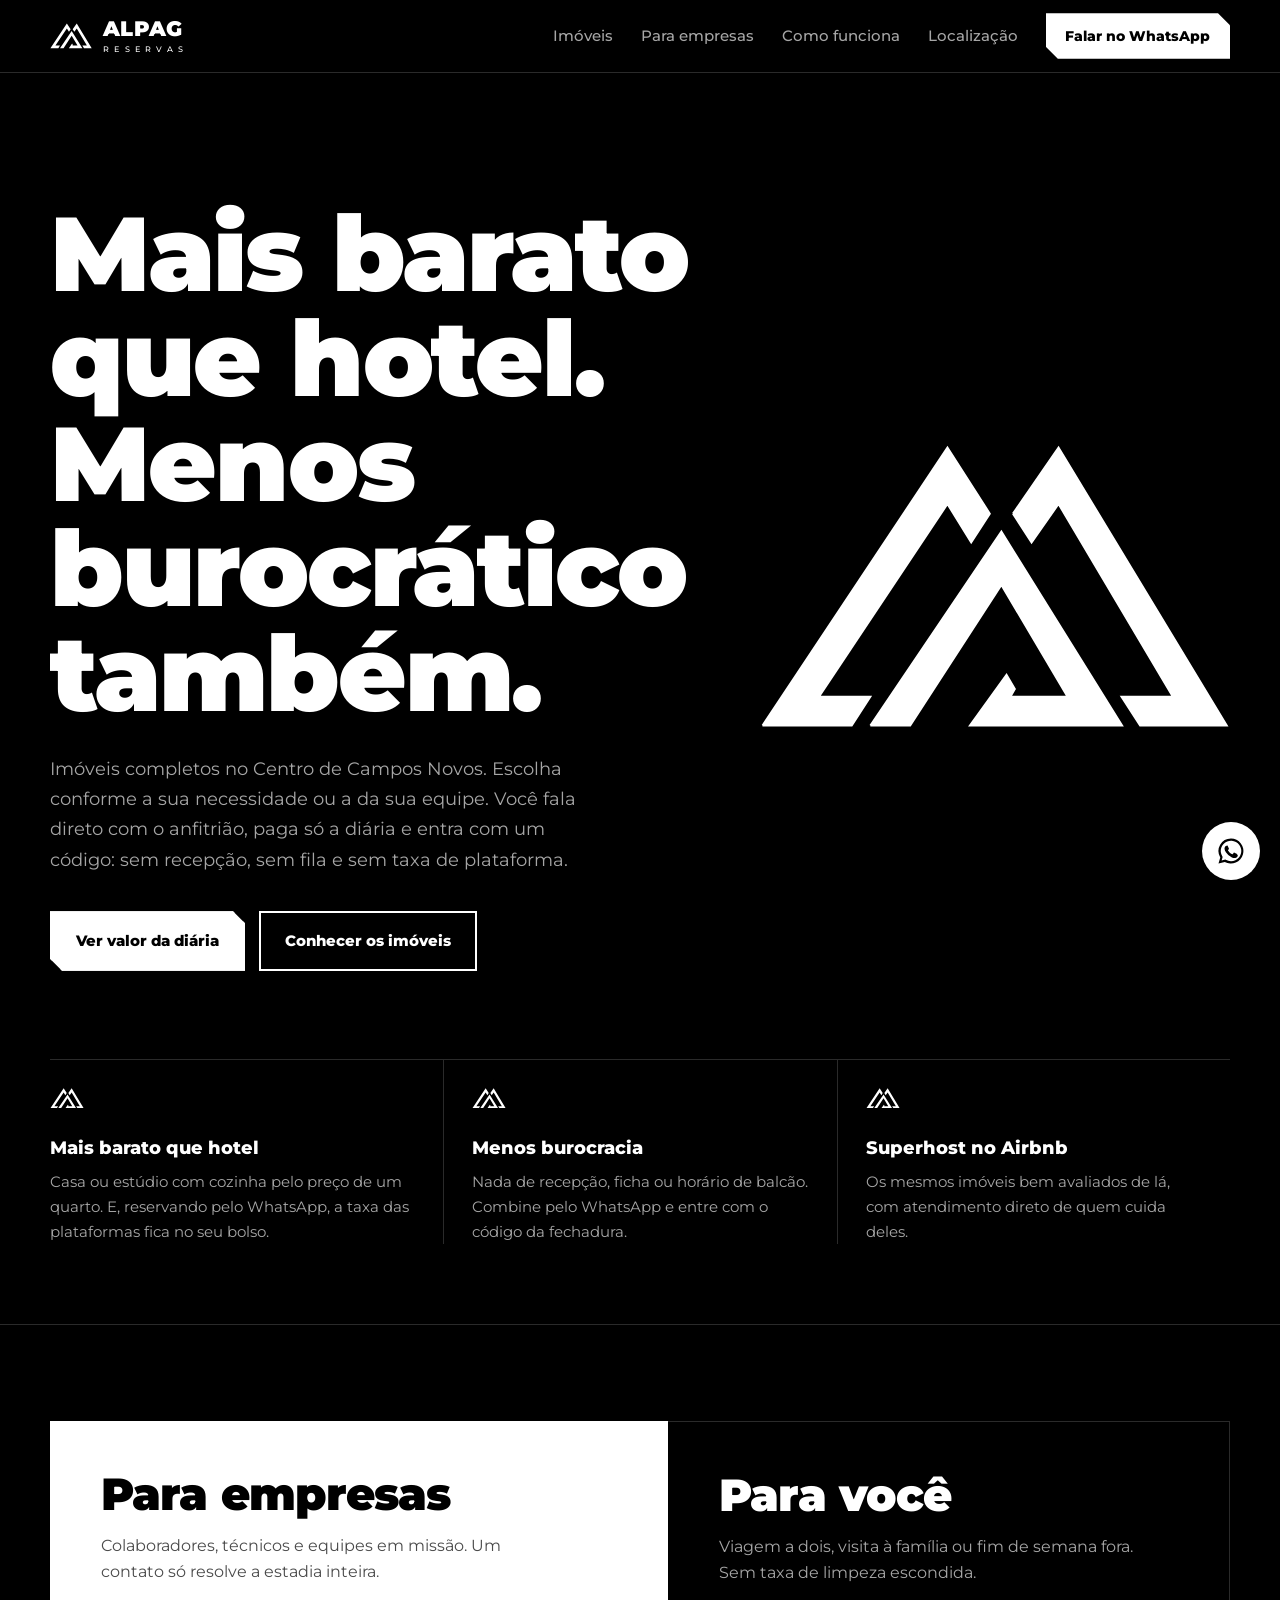
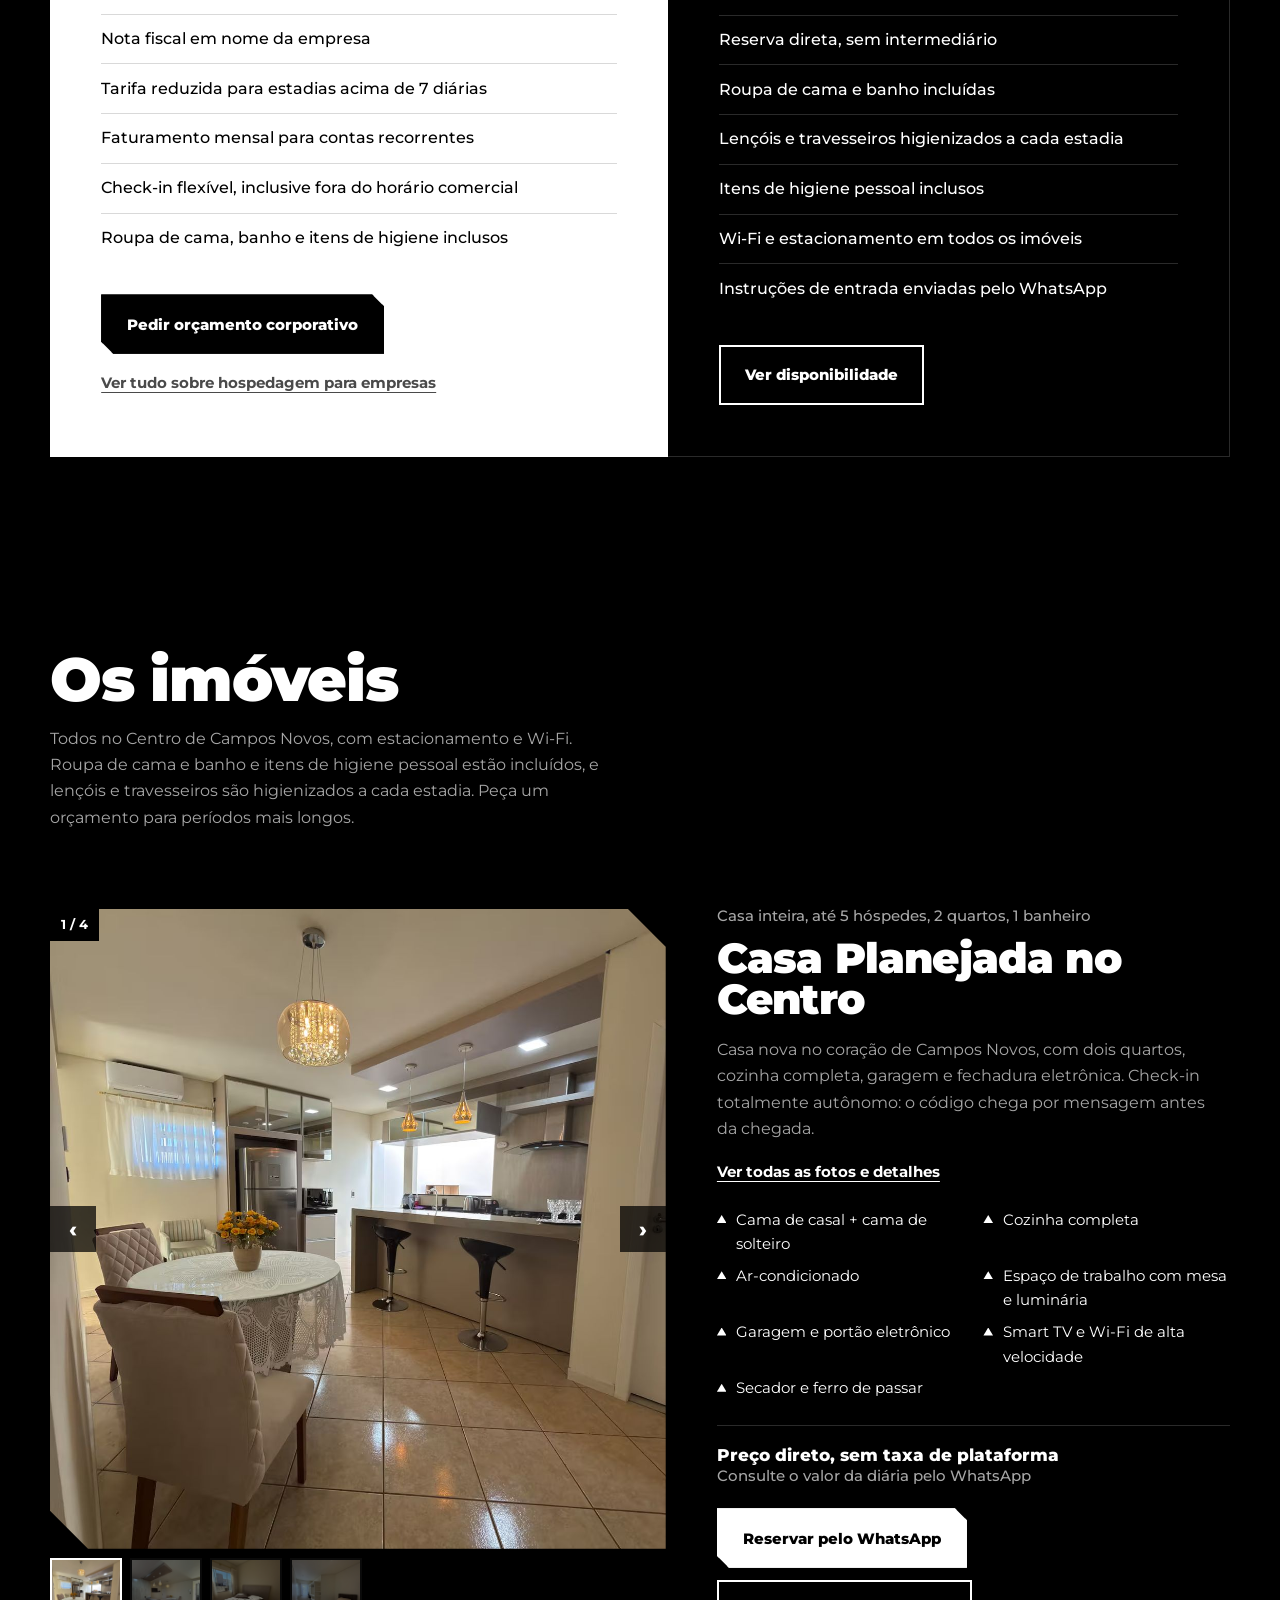
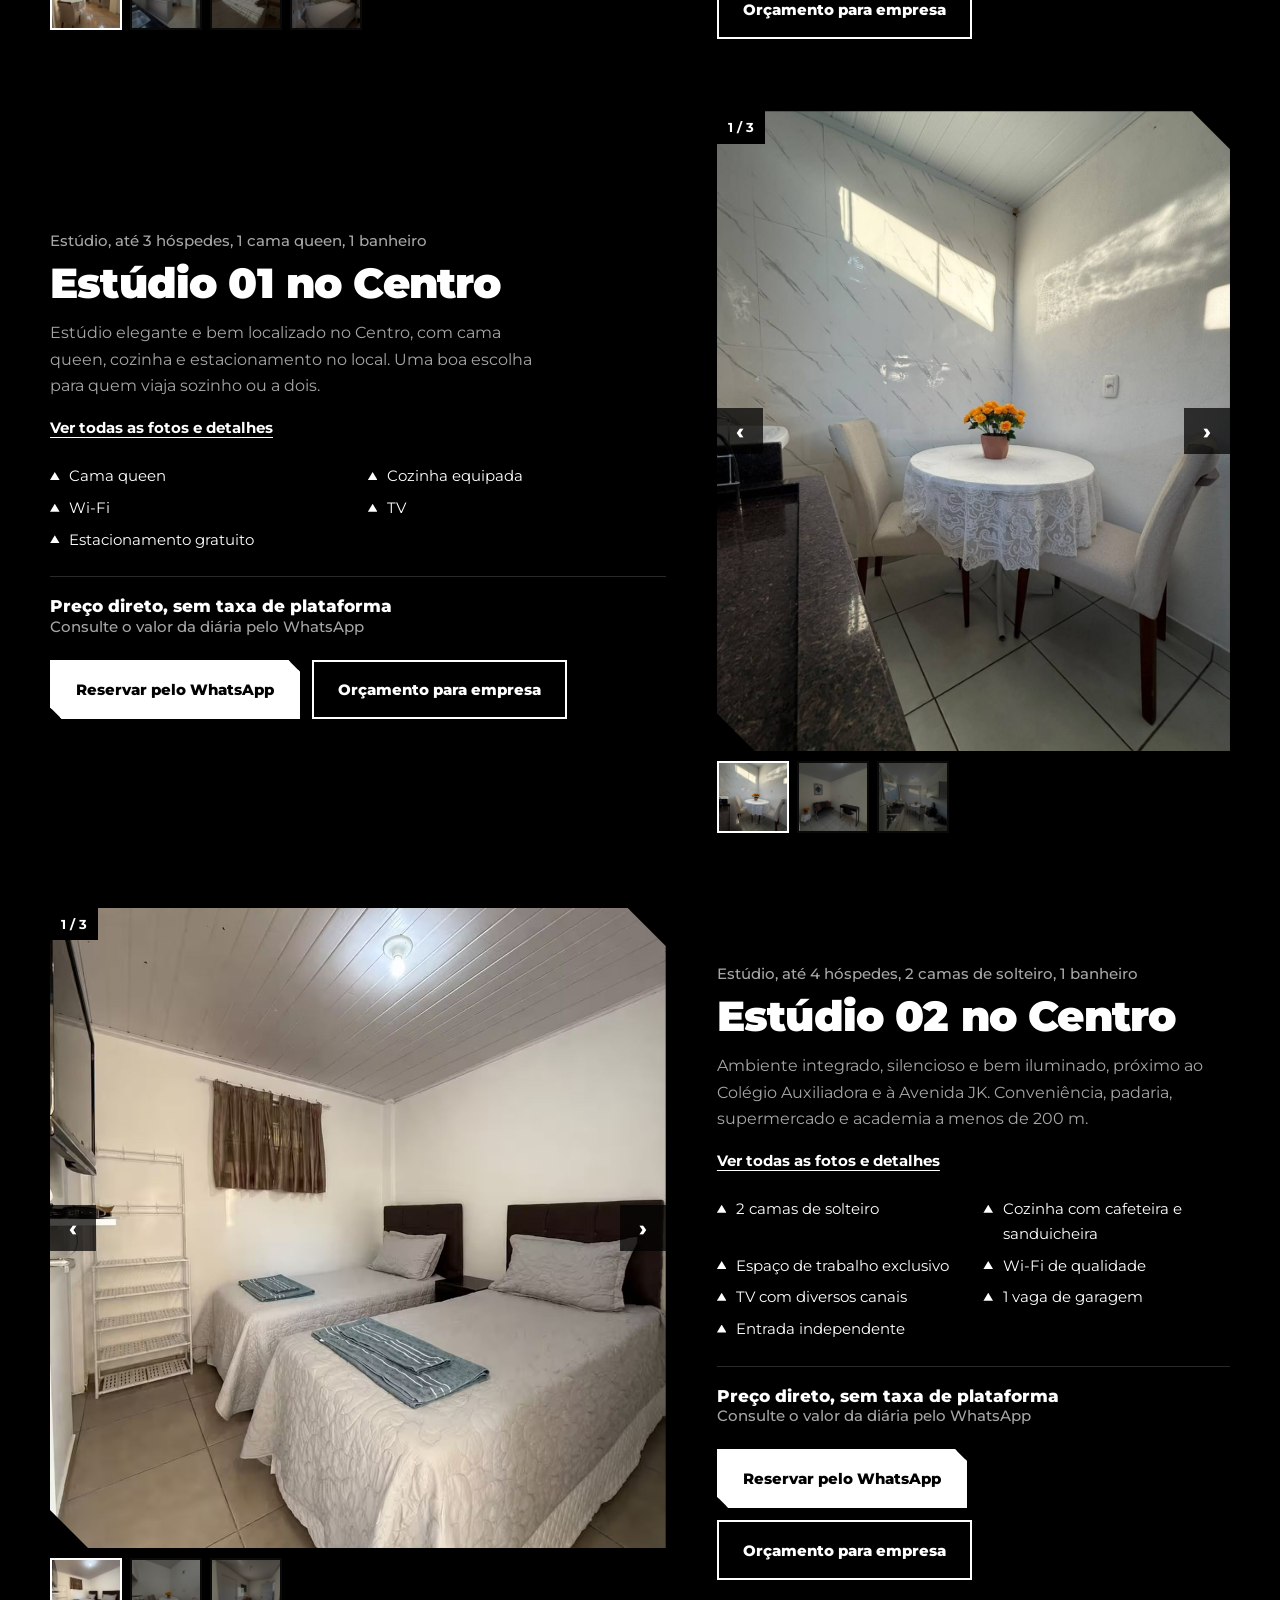
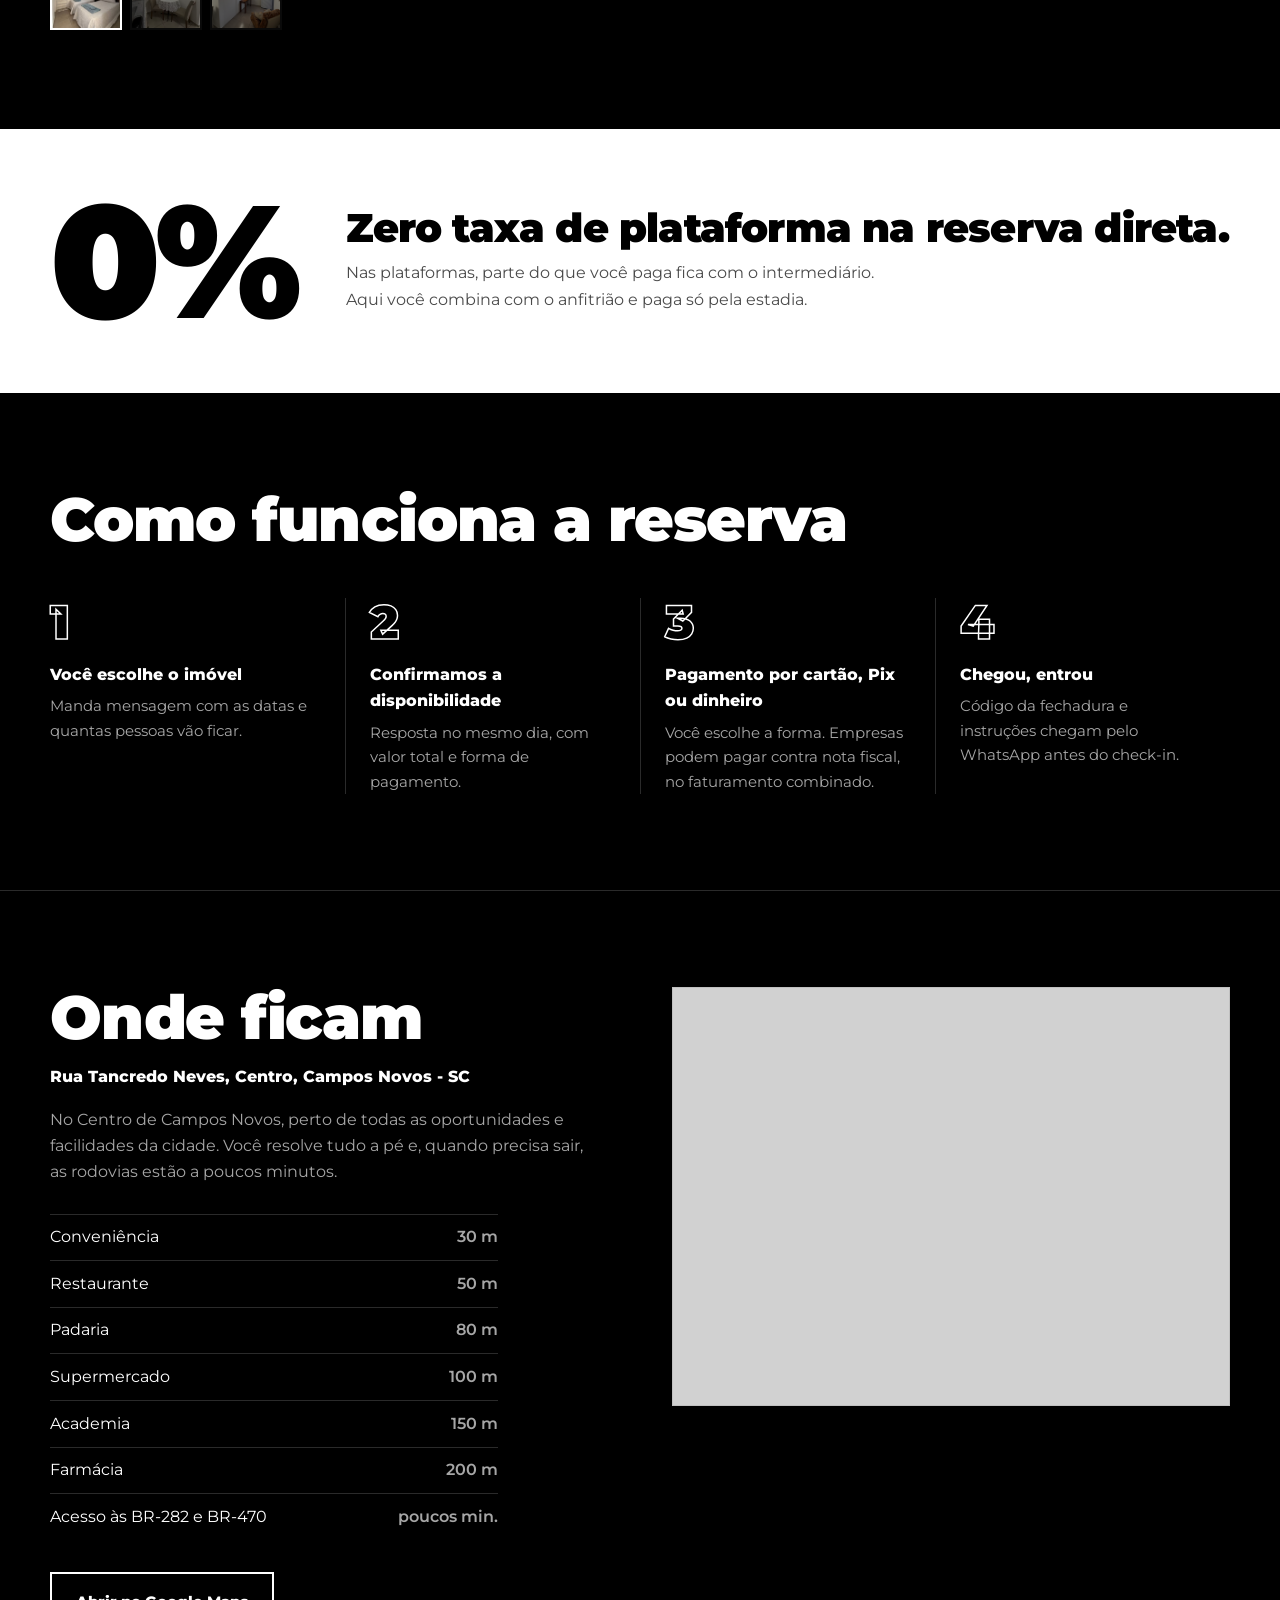
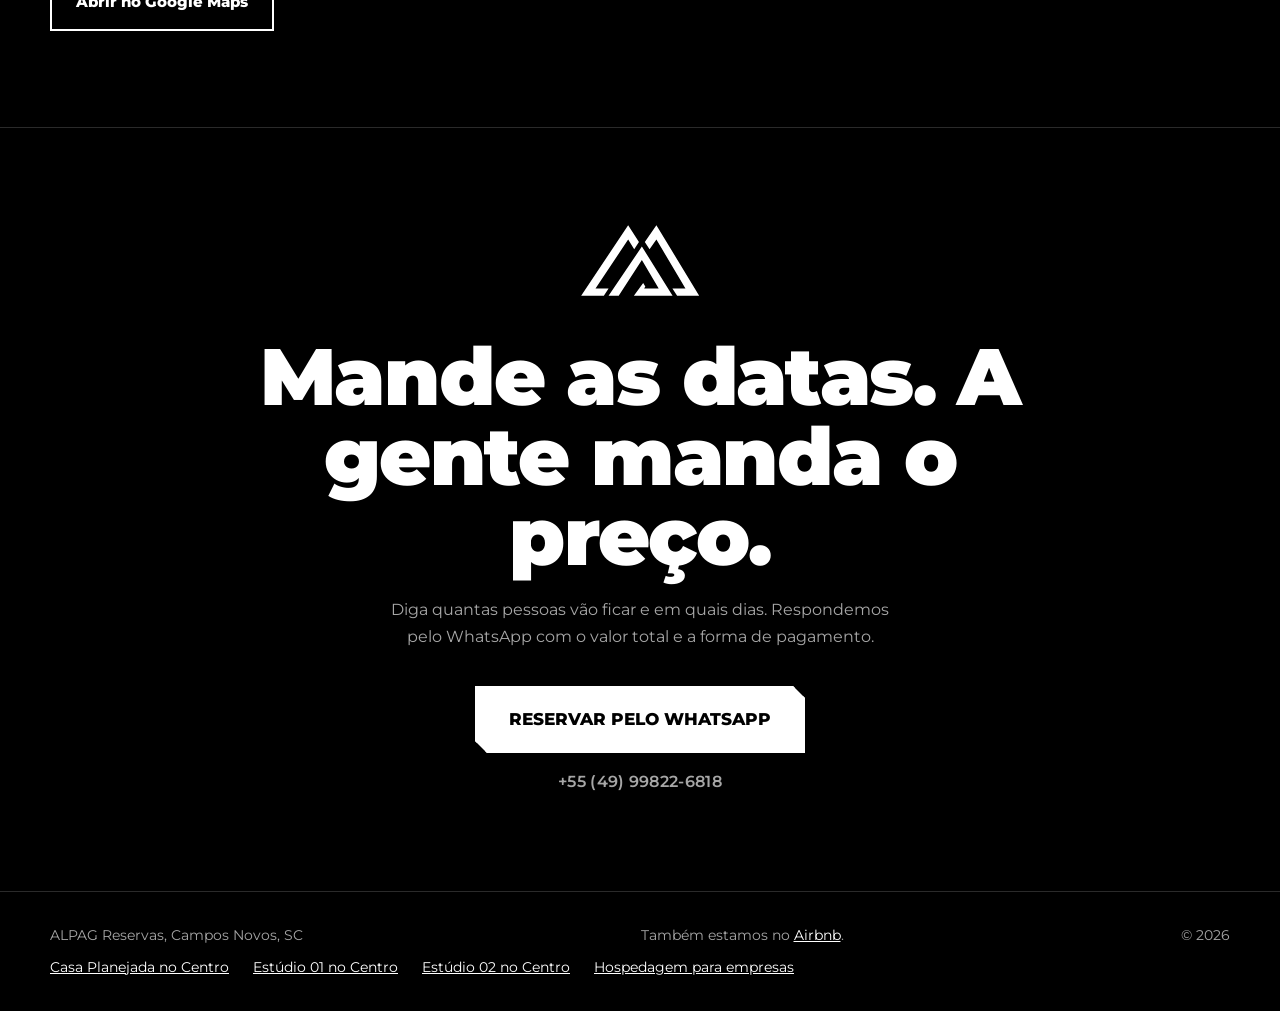
<file: index.html>
<!DOCTYPE html>
<html lang="pt-BR">
<head>
<meta charset="UTF-8">
<meta name="viewport" content="width=device-width, initial-scale=1.0">
<meta name="theme-color" content="#000000">
<title>ALPAG Reservas — hospedagem por diária em Campos Novos, SC</title>
<meta name="description" content="Imóveis completos no Centro de Campos Novos, SC, para você ou sua equipe. Mais barato que hotel e sem burocracia: diária direto com o anfitrião, sem taxa de plataforma. Nota fiscal para empresas. Superhost no Airbnb.">
<link rel="icon" href="data:image/svg+xml,%3Csvg xmlns='http://www.w3.org/2000/svg' viewBox='240 230 750 460'%3E%3Crect x='240' y='230' width='750' height='460' fill='%23000'/%3E%3Cg fill='%23fff'%3E%3Cpolygon points='252,675 540,242 606,345 577,390 540,330 340,630 420,630 391,675'/%3E%3Cpolygon points='642,345 713,242 975,675 840,675 811,630 891,630 713,330 671,390'/%3E%3Cpolygon points='420,675 624,373 812,675 575,675 632,596 645,618 638,630 727,630 624,456 482,675'/%3E%3C/g%3E%3C/svg%3E">
<link rel="canonical" href="https://alpagltda.com.br/">

<!-- Pré-visualização ao compartilhar o link (WhatsApp, Facebook, Instagram) -->
<meta property="og:type" content="website">
<meta property="og:locale" content="pt_BR">
<meta property="og:site_name" content="ALPAG Reservas">
<meta property="og:title" content="ALPAG Reservas — hospedagem por diária em Campos Novos, SC">
<meta property="og:description" content="Casa e estúdios completos no Centro de Campos Novos. Diária direto com o anfitrião, sem taxa de plataforma. Nota fiscal para empresas.">
<meta property="og:url" content="https://alpagltda.com.br/">
<meta property="og:image" content="https://alpagltda.com.br/fotos/casa-sala-cozinha.jpg">
<meta name="twitter:card" content="summary_large_image">

<!-- Dados estruturados: ajudam o Google a entender que isto é uma hospedagem -->
<script type="application/ld+json">
{
  "@context": "https://schema.org",
  "@type": "LodgingBusiness",
  "name": "ALPAG Reservas",
  "description": "Hospedagem por diária em Campos Novos, SC: casa e estúdios completos no Centro, com estacionamento, Wi-Fi e check-in autônomo. Atendimento a empresas com nota fiscal.",
  "url": "https://alpagltda.com.br/",
  "telephone": "+55 49 99822-6818",
  "image": [
    "https://alpagltda.com.br/fotos/casa-sala-cozinha.jpg",
    "https://alpagltda.com.br/fotos/estudio-01-sala.jpg",
    "https://alpagltda.com.br/fotos/estudio-02-quarto.jpg"
  ],
  "address": {
    "@type": "PostalAddress",
    "streetAddress": "Rua Tancredo Neves, Centro",
    "addressLocality": "Campos Novos",
    "addressRegion": "SC",
    "addressCountry": "BR"
  },
  "areaServed": "Campos Novos, SC",
  "amenityFeature": [
    {"@type": "LocationFeatureSpecification", "name": "Wi-Fi", "value": true},
    {"@type": "LocationFeatureSpecification", "name": "Estacionamento gratuito", "value": true},
    {"@type": "LocationFeatureSpecification", "name": "Cozinha", "value": true},
    {"@type": "LocationFeatureSpecification", "name": "Check-in autônomo", "value": true}
  ],
  "sameAs": ["https://www.airbnb.com.br/users/profile/1545907059866512621"]
}
</script>
<link rel="preconnect" href="https://fonts.googleapis.com">
<link rel="preconnect" href="https://fonts.gstatic.com" crossorigin>
<link href="https://fonts.googleapis.com/css2?family=Montserrat:wght@400;500;600;800;900&display=swap" rel="stylesheet">

<script>
/* =====================================================================
   EDITE AQUI — é só isso que você precisa mudar no dia a dia
   ===================================================================== */
const CONFIG = {
  nome: "ALPAG Reservas",
  cidade: "Campos Novos, SC",
  endereco: "Rua Tancredo Neves, Centro, Campos Novos - SC", // usado no mapa e no texto de localização
  whatsapp: "5549998226818",              // só números, com DDI 55 e DDD
  airbnb: "https://www.airbnb.com.br/users/profile/1545907059866512621",   // seu perfil de anfitrião
  booking: "",                            // cole aqui o link da Booking (fica oculto se vazio)
};

// preco: coloque o valor da diária em R$ (ex.: 180). Se deixar null, o site mostra "Consulte valores".
// fotos: lista de imagens da galeria (a primeira é a de capa). Ficam na pasta "fotos", ao lado do index.html.
const IMOVEIS = [
  {
    nome: "Casa Planejada no Centro",
    pagina: "casa-centro",
    tipo: "Casa inteira",
    hospedes: 5,
    quartos: "2 quartos, 1 banheiro",
    preco: null,
    airbnb: "https://www.airbnb.com.br/rooms/1622042061950090312",
    resumo: "Casa nova no coração de Campos Novos, com dois quartos, cozinha completa, garagem e fechadura eletrônica. Check-in totalmente autônomo: o código chega por mensagem antes da chegada.",
    itens: ["Cama de casal + cama de solteiro", "Cozinha completa", "Ar-condicionado", "Espaço de trabalho com mesa e luminária", "Garagem e portão eletrônico", "Smart TV e Wi-Fi de alta velocidade", "Secador e ferro de passar"],
    fotos: ["fotos/casa-sala-cozinha.jpg", "fotos/casa-balcao.jpg", "fotos/casa-quarto-casal.jpg", "fotos/casa-quarto-solteiro.jpg"],
  },
  {
    nome: "Estúdio 01 no Centro",
    pagina: "estudio-01",
    tipo: "Estúdio",
    hospedes: 3,
    quartos: "1 cama queen, 1 banheiro",
    preco: null,
    airbnb: "https://www.airbnb.com.br/rooms/1745908216322106180",
    resumo: "Estúdio elegante e bem localizado no Centro, com cama queen, cozinha e estacionamento no local. Uma boa escolha para quem viaja sozinho ou a dois.",
    itens: ["Cama queen", "Cozinha equipada", "Wi-Fi", "TV", "Estacionamento gratuito"],
    fotos: ["fotos/estudio-01-mesa.jpg", "fotos/estudio-01-sala.jpg", "fotos/estudio-01-cozinha.jpg"], // sem fotos: deixe [] e aparece a logo no lugar
  },
  {
    nome: "Estúdio 02 no Centro",
    pagina: "estudio-02",
    tipo: "Estúdio",
    hospedes: 4,
    quartos: "2 camas de solteiro, 1 banheiro",
    preco: null,
    airbnb: "https://www.airbnb.com.br/rooms/1545924111350423313",
    resumo: "Ambiente integrado, silencioso e bem iluminado, próximo ao Colégio Auxiliadora e à Avenida JK. Conveniência, padaria, supermercado e academia a menos de 200 m.",
    itens: ["2 camas de solteiro", "Cozinha com cafeteira e sanduicheira", "Espaço de trabalho exclusivo", "Wi-Fi de qualidade", "TV com diversos canais", "1 vaga de garagem", "Entrada independente"],
    fotos: ["fotos/estudio-02-quarto.jpg", "fotos/estudio-02-mesa.jpg", "fotos/estudio-02-entrada.jpg"],
  },
];
/* ===================================================================== */
</script>

<style>
  :root {
    --black: #000000;
    --white: #FFFFFF;
    --smoke: #A6A6A6;   /* texto secundário */
    --graphite: #2A2A2A; /* linhas e divisórias */
    --ash: #141414;      /* superfícies elevadas */
    --font: "Montserrat", "Helvetica Neue", Arial, sans-serif;
  }

  * { box-sizing: border-box; margin: 0; padding: 0; }
  html { scroll-behavior: smooth; }
  @media (prefers-reduced-motion: reduce) { html { scroll-behavior: auto; } }

  body {
    font-family: var(--font);
    color: var(--white);
    background: var(--black);
    line-height: 1.65;
    font-size: 1rem;
    -webkit-font-smoothing: antialiased;
  }
  img { display: block; max-width: 100%; }
  a { color: inherit; }
  a:focus-visible, button:focus-visible { outline: 3px solid var(--white); outline-offset: 4px; }

  .wrap { width: min(1180px, 100% - 2.5rem); margin-inline: auto; }

  h1, h2, h3 { font-weight: 900; line-height: 1; letter-spacing: -0.02em; }
  h2 { font-size: clamp(2.2rem, 5vw, 3.8rem); }

  /* A marca: montanhas da logo, sempre em SVG */
  .marca { fill: currentColor; }

  /* ---------- Cabeçalho ---------- */
  header {
    position: sticky; top: 0; z-index: 10;
    background: rgba(0,0,0,.88); backdrop-filter: blur(10px);
    border-bottom: 1px solid var(--graphite);
  }
  header .wrap { display: flex; align-items: center; justify-content: space-between; height: 72px; }
  .brand { display: flex; align-items: center; gap: .7rem; text-decoration: none; }
  .brand svg { width: 42px; height: auto; }
  .brand-texto { display: flex; flex-direction: column; line-height: 1; }
  .brand-texto b { font-weight: 900; font-size: 1.3rem; letter-spacing: .01em; }
  .brand-texto small { font-weight: 500; font-size: .52rem; letter-spacing: .62em; margin-top: .3rem; color: var(--white); }
  nav { display: flex; align-items: center; }
  nav a { text-decoration: none; margin-left: 1.75rem; font-weight: 500; font-size: .92rem; color: var(--smoke); }
  nav a:hover { color: var(--white); }
  @media (max-width: 760px) { nav a:not(.btn) { display: none; } }

  .btn {
    display: inline-block; padding: .95rem 1.5rem;
    background: var(--white); color: var(--black); text-decoration: none;
    font-weight: 800; font-size: .95rem; border: 2px solid var(--white); cursor: pointer;
    clip-path: polygon(0 0, calc(100% - 12px) 0, 100% 12px, 100% 100%, 12px 100%, 0 calc(100% - 12px));
  }
  .btn:hover { background: var(--black); color: var(--white); }
  .btn.ghost { background: transparent; color: var(--white); clip-path: none; }
  .btn.ghost:hover { background: var(--white); color: var(--black); }
  header nav .btn { padding: .6rem 1.1rem; font-size: .85rem; }

  /* ---------- Herói ---------- */
  .hero { position: relative; overflow: hidden; border-bottom: 1px solid var(--graphite); }
  .hero .wrap { position: relative; padding: clamp(4rem, 10vw, 8rem) 0 clamp(3rem, 7vw, 5rem); }
  .hero-topo { display: grid; grid-template-columns: 1fr minmax(260px, 40%); gap: clamp(2rem, 5vw, 4rem); align-items: center; }
  .hero-simbolo { align-self: center; color: var(--white); display: flex; flex-direction: column; align-items: center; }
  .hero-montanha { width: 100%; height: auto; }
  .hero-montanha polygon { fill: currentColor; stroke: currentColor; stroke-width: 3; }
  @media (max-width: 860px) {
    .hero-topo { grid-template-columns: 1fr; }
    .hero-simbolo { order: -1; width: min(220px, 60%); align-items: flex-start; }
  }
  .hero h1 { font-size: clamp(2.9rem, 8.2vw, 6.6rem); max-width: 11ch; position: relative; }
  .hero-sub { margin-top: 1.75rem; max-width: 44ch; font-size: 1.15rem; color: var(--smoke); position: relative; }
  .hero-acoes { display: flex; gap: .9rem; flex-wrap: wrap; margin-top: 2.25rem; position: relative; }

  /* Os três motivos, cada um uma montanha */
  .motivos { display: grid; grid-template-columns: repeat(3, 1fr); margin-top: clamp(3.5rem, 7vw, 5.5rem); border-top: 1px solid var(--graphite); position: relative; }
  .motivo { padding: 1.75rem 1.75rem 0 0; }
  .motivo + .motivo { padding-left: 1.75rem; border-left: 1px solid var(--graphite); }
  .motivo svg { width: 34px; margin-bottom: 1rem; }
  .motivo strong { display: block; font-weight: 800; font-size: 1.15rem; margin-bottom: .35rem; }
  .motivo p { color: var(--smoke); font-size: .95rem; }
  @media (max-width: 760px) {
    .motivos { grid-template-columns: 1fr; }
    .motivo, .motivo + .motivo { padding: 1.5rem 0; border-left: 0; }
    .motivo + .motivo { border-top: 1px solid var(--graphite); }
  }

  /* Animação única: a montanha se desenha ao abrir a página */
  @media (prefers-reduced-motion: no-preference) {
    .hero-montanha polygon { fill-opacity: 0; stroke-dasharray: 2600; stroke-dashoffset: 2600;
      animation: desenhar 1.8s cubic-bezier(.6,.1,.3,1) .2s forwards, preencher .6s ease 1.9s forwards; }
    .hero-montanha polygon:nth-child(2) { animation-delay: .4s, 2s; }
    .hero-montanha polygon:nth-child(3) { animation-delay: .6s, 2.1s; }
  }
  @keyframes desenhar { to { stroke-dashoffset: 0; } }
  @keyframes preencher { to { fill-opacity: 1; } }

  /* ---------- Dois públicos: preto e branco, como a logo ---------- */
  .publicos-sec { padding: clamp(3.5rem, 8vw, 6rem) 0; }
  .publicos { display: grid; grid-template-columns: 1.1fr 1fr; }
  .publico { padding: clamp(2rem, 4vw, 3.25rem); }
  .publico h2 { font-size: clamp(1.9rem, 3.6vw, 2.8rem); margin-bottom: 1rem; }
  .publico > p { max-width: 40ch; }
  .publico ul { list-style: none; margin: 1.75rem 0 2rem; }
  .publico li { padding: .7rem 0; border-top: 1px solid; font-weight: 500; }
  .publico.empresa { background: var(--white); color: var(--black); }
  .publico.empresa > p { color: #4A4A4A; }
  .publico.empresa li { border-color: #D9D9D9; }
  .publico.empresa .btn { background: var(--black); color: var(--white); border-color: var(--black); }
  .publico.empresa .btn:hover { background: var(--white); color: var(--black); }
  .publico.pessoal { border: 1px solid var(--graphite); border-left: 0; }
  .publico.pessoal > p { color: var(--smoke); }
  .publico.pessoal li { border-color: var(--graphite); }
  @media (max-width: 860px) {
    .publicos { grid-template-columns: 1fr; }
    .publico.pessoal { border-left: 1px solid var(--graphite); border-top: 0; }
  }

  /* ---------- Imóveis ---------- */
  section { padding: clamp(3.5rem, 8vw, 6rem) 0; }
  .cabeca { display: flex; justify-content: space-between; align-items: end; gap: 2rem; flex-wrap: wrap; }
  .intro { max-width: 50ch; color: var(--smoke); margin-top: 1rem; }

  .imovel {
    display: grid; grid-template-columns: 1.2fr 1fr; gap: clamp(1.75rem, 4vw, 3.5rem);
    align-items: center; margin-top: clamp(3rem, 6vw, 4.5rem);
  }
  .imovel:nth-child(even) .galeria { order: 2; }
  .galeria { position: relative; }
  .foto-principal { position: relative; }
  .foto-principal img {
    width: 100%; aspect-ratio: 4/5; max-height: 640px; object-fit: cover; background: var(--ash);
    clip-path: polygon(0 0, calc(100% - 38px) 0, 100% 38px, 100% 100%, 38px 100%, 0 calc(100% - 38px));
  }
  .sem-foto {
    aspect-ratio: 4/3; background: var(--ash); color: #3A3A3A;
    display: grid; place-content: center; justify-items: center; gap: 1rem;
    clip-path: polygon(0 0, calc(100% - 38px) 0, 100% 38px, 100% 100%, 38px 100%, 0 calc(100% - 38px));
  }
  .sem-foto svg { width: 45%; min-width: 140px; }
  .sem-foto span { color: var(--smoke); font-weight: 600; font-size: .95rem; }
  .seta {
    position: absolute; top: 50%; transform: translateY(-50%);
    width: 46px; height: 46px; border: 0; cursor: pointer;
    background: rgba(0,0,0,.72); color: var(--white); font: 800 1.4rem/1 var(--font);
    display: grid; place-items: center;
  }
  .seta:hover { background: var(--white); color: var(--black); }
  .seta.ant { left: 0; }
  .seta.prox { right: 0; }
  .contador {
    position: absolute; top: 0; left: 0; padding: .35rem .7rem;
    background: var(--black); color: var(--white); font-weight: 700; font-size: .8rem;
  }
  .miniaturas { display: flex; gap: .5rem; margin-top: .6rem; overflow-x: auto; padding-bottom: .2rem; }
  .miniaturas button {
    flex: 0 0 72px; height: 72px; padding: 0; border: 2px solid transparent; background: var(--ash);
    cursor: pointer; opacity: .5;
  }
  .miniaturas button:hover { opacity: .85; }
  .miniaturas button[aria-current="true"] { border-color: var(--white); opacity: 1; }
  .miniaturas img { width: 100%; height: 100%; object-fit: cover; }
  .galeria .num {
    position: absolute; left: -.08em; bottom: -.28em; font-weight: 900; line-height: 1; pointer-events: none;
    font-size: clamp(4rem, 9vw, 7rem); color: var(--black);
    -webkit-text-stroke: 2px var(--white); paint-order: stroke fill;
  }
  .imovel:nth-child(even) .galeria .num { left: auto; right: -.08em; }

  .imovel .meta { color: var(--smoke); font-weight: 500; font-size: .95rem; margin-bottom: .6rem; }
  .imovel h3 { font-size: clamp(1.9rem, 3.4vw, 2.6rem); }
  .imovel .resumo { margin-top: 1rem; color: var(--smoke); max-width: 46ch; }
  .itens { display: grid; grid-template-columns: 1fr 1fr; gap: .45rem 1.25rem; margin: 1.5rem 0; list-style: none; font-size: .93rem; }
  .itens li { padding-left: 1.2rem; position: relative; }
  .itens li::before {
    content: ""; position: absolute; left: 0; top: .5em; width: .6rem; height: .5rem; background: var(--white);
    clip-path: polygon(50% 0, 100% 100%, 0 100%);
  }
  .preco { font-weight: 900; font-size: 2.2rem; line-height: 1.1; padding-top: 1.25rem; border-top: 1px solid var(--graphite); }
  .preco small { font-size: .95rem; color: var(--smoke); font-weight: 500; }
  .preco .consulte { display: block; font-weight: 800; font-size: 1.05rem; color: var(--white); }
  .preco .consulte + small { display: block; margin-top: .2rem; }
  .acoes { display: flex; gap: .75rem; align-items: center; margin-top: 1.5rem; flex-wrap: wrap; }
  @media (max-width: 860px) {
    .imovel { grid-template-columns: 1fr; }
    .imovel:nth-child(even) .galeria { order: 0; }
    .imovel:nth-child(even) .galeria .num { right: auto; left: -.08em; }
  }
  @media (max-width: 480px) { .itens { grid-template-columns: 1fr; } }

  /* ---------- Faixa: sem taxa ---------- */
  .faixa { background: var(--white); color: var(--black); padding: clamp(2.5rem, 6vw, 4rem) 0; }
  .faixa .wrap { display: grid; grid-template-columns: auto 1fr; gap: clamp(1.5rem, 4vw, 3.5rem); align-items: center; }
  .faixa .grande { font-weight: 900; font-size: clamp(4rem, 13vw, 10rem); line-height: .85; letter-spacing: -0.04em; }
  .faixa h2 { font-size: clamp(1.6rem, 3.4vw, 2.5rem); }
  .faixa p { margin-top: .75rem; color: #4A4A4A; max-width: 48ch; }
  @media (max-width: 640px) { .faixa .wrap { grid-template-columns: 1fr; } }

  /* ---------- Como funciona (sequência real, por isso numerada) ---------- */
  #como-funciona { border-bottom: 1px solid var(--graphite); }
  .passos { display: grid; grid-template-columns: repeat(4, 1fr); margin-top: 3rem; counter-reset: passo; }
  .passo { counter-increment: passo; padding: 0 1.5rem 0 0; }
  .passo + .passo { padding-left: 1.5rem; border-left: 1px solid var(--graphite); }
  .passo::before { content: counter(passo); font-weight: 900; font-size: 3rem; line-height: 1; display: block; margin-bottom: 1rem; color: var(--black); -webkit-text-stroke: 1.5px var(--white); }
  .passo strong { display: block; font-weight: 800; margin-bottom: .4rem; }
  .passo p { color: var(--smoke); font-size: .93rem; }
  @media (max-width: 860px) {
    .passos { grid-template-columns: 1fr 1fr; gap: 2.25rem 0; }
    .passo:nth-child(3) { padding-left: 0; border-left: 0; }
  }
  @media (max-width: 480px) {
    .passos { grid-template-columns: 1fr; }
    .passo, .passo + .passo { padding: 0; border-left: 0; }
  }

  /* ---------- Localização ---------- */
  .localizacao { display: grid; grid-template-columns: 1fr 1fr; gap: clamp(2rem, 5vw, 4rem); align-items: start; }
  .endereco { margin-top: 1rem; font-weight: 800; }
  .perto { list-style: none; margin: 1.75rem 0 2rem; max-width: 28rem; }
  .perto li { display: flex; justify-content: space-between; padding: .6rem 0; border-top: 1px solid var(--graphite); }
  .perto li span:last-child { color: var(--smoke); font-weight: 600; }
  .mapa { width: 100%; aspect-ratio: 4/3; border: 1px solid var(--graphite); background: var(--ash); filter: grayscale(1) invert(.92) contrast(.9); }
  @media (max-width: 860px) { .localizacao { grid-template-columns: 1fr; } }

  /* ---------- Contato ---------- */
  .contato { border-top: 1px solid var(--graphite); text-align: center; position: relative; overflow: hidden; }
  .contato .marca-grande { width: 120px; margin: 0 auto 2rem; }
  .contato h2 { font-size: clamp(2.4rem, 6.5vw, 5rem); max-width: 14ch; margin-inline: auto; }
  .contato p { margin: 1.25rem auto 0; color: var(--smoke); max-width: 46ch; }
  .contato .btn { margin-top: 2.25rem; font-size: 1.05rem; padding: 1.1rem 2rem; }
  .contato .numero { display: block; margin-top: 1rem; color: var(--smoke); font-weight: 600; letter-spacing: .02em; }

  footer { padding: 2rem 0; color: var(--smoke); font-size: .88rem; border-top: 1px solid var(--graphite); }
  footer .wrap { display: flex; justify-content: space-between; flex-wrap: wrap; gap: .5rem 1.5rem; }
  footer a { color: var(--white); }
  footer .paginas { list-style: none; display: flex; flex-wrap: wrap; gap: .4rem 1.5rem; width: 100%; }
  .titulo-link { text-decoration: none; }
  .titulo-link:hover { text-decoration: underline; text-underline-offset: 6px; }
  .ver-mais { margin-top: 1rem; font-weight: 700; font-size: .95rem; }
  .ver-mais a { text-underline-offset: 4px; }

  /* Botão flutuante do WhatsApp */
  .zap-flutuante {
    position: fixed; right: 1.25rem; bottom: 1.25rem; z-index: 20;
    width: 58px; height: 58px; border-radius: 50%; background: var(--white);
    display: grid; place-items: center; box-shadow: 0 0 0 1px var(--black), 0 8px 24px rgba(0,0,0,.6);
  }
  .zap-flutuante svg { width: 30px; height: 30px; fill: var(--black); }
  .zap-flutuante:hover { background: #25D366; }
  .zap-flutuante:hover svg { fill: var(--white); }
</style>
</head>

<body>

<!-- Desenho da montanha da logo, reaproveitado em vários pontos -->
<svg width="0" height="0" style="position:absolute" aria-hidden="true">
  <defs>
    <g id="montanhas">
      <polygon points="252,675 540,242 606,345 577,390 540,330 340,630 420,630 391,675"/>
      <polygon points="642,345 713,242 975,675 840,675 811,630 891,630 713,330 671,390"/>
      <polygon points="420,675 624,373 812,675 575,675 632,596 645,618 638,630 727,630 624,456 482,675"/>
    </g>
  </defs>
</svg>

<header>
  <div class="wrap">
    <a class="brand" href="#" aria-label="ALPAG Reservas, voltar ao início">
      <svg class="marca" viewBox="245 235 735 445" aria-hidden="true"><use href="#montanhas"/></svg>
      <span class="brand-texto"><b>ALPAG</b><small>RESERVAS</small></span>
    </a>
    <nav>
      <a href="#imoveis">Imóveis</a>
      <a href="/empresas">Para empresas</a>
      <a href="#como-funciona">Como funciona</a>
      <a href="#localizacao">Localização</a>
      <a class="btn" data-zap>Falar no WhatsApp</a>
    </nav>
  </div>
</header>

<main>

  <div class="hero">
    <div class="wrap">
     <div class="hero-topo">
      <div>
      <h1>Mais barato que hotel. Menos burocrático também.</h1>
      <p class="hero-sub">Imóveis completos no Centro de Campos Novos. Escolha conforme a sua necessidade ou a da sua equipe. Você fala direto com o anfitrião, paga só a diária e entra com um código: sem recepção, sem fila e sem taxa de plataforma.</p>
      <div class="hero-acoes">
        <a class="btn" data-zap data-msg="Olá! Quero saber o valor e a disponibilidade de uma diária.">Ver valor da diária</a>
        <a class="btn ghost" href="#imoveis">Conhecer os imóveis</a>
      </div>
      </div>
      <div class="hero-simbolo" role="img" aria-label="Símbolo da ALPAG Reservas">
        <svg class="hero-montanha" viewBox="245 235 735 445" aria-hidden="true">
          <polygon points="252,675 540,242 606,345 577,390 540,330 340,630 420,630 391,675"/>
          <polygon points="642,345 713,242 975,675 840,675 811,630 891,630 713,330 671,390"/>
          <polygon points="420,675 624,373 812,675 575,675 632,596 645,618 638,630 727,630 624,456 482,675"/>
        </svg>
      </div>
     </div>

      <div class="motivos">
        <div class="motivo">
          <svg class="marca" viewBox="245 235 735 445" aria-hidden="true"><use href="#montanhas"/></svg>
          <strong>Mais barato que hotel</strong>
          <p>Casa ou estúdio com cozinha pelo preço de um quarto. E, reservando pelo WhatsApp, a taxa das plataformas fica no seu bolso.</p>
        </div>
        <div class="motivo">
          <svg class="marca" viewBox="245 235 735 445" aria-hidden="true"><use href="#montanhas"/></svg>
          <strong>Menos burocracia</strong>
          <p>Nada de recepção, ficha ou horário de balcão. Combine pelo WhatsApp e entre com o código da fechadura.</p>
        </div>
        <div class="motivo">
          <svg class="marca" viewBox="245 235 735 445" aria-hidden="true"><use href="#montanhas"/></svg>
          <strong>Superhost no Airbnb</strong>
          <p>Os mesmos imóveis bem avaliados de lá, com atendimento direto de quem cuida deles.</p>
        </div>
      </div>
    </div>
  </div>

  <div class="publicos-sec">
    <div class="wrap publicos">
      <div class="publico empresa" id="empresas">
        <h2>Para empresas</h2>
        <p>Colaboradores, técnicos e equipes em missão. Um contato só resolve a estadia inteira.</p>
        <ul>
          <li>Nota fiscal em nome da empresa</li>
          <li>Tarifa reduzida para estadias acima de 7 diárias</li>
          <li>Faturamento mensal para contas recorrentes</li>
          <li>Check-in flexível, inclusive fora do horário comercial</li>
          <li>Roupa de cama, banho e itens de higiene inclusos</li>
        </ul>
        <a class="btn" data-zap data-msg="Olá! Sou de uma empresa e quero um orçamento para hospedagem de colaboradores.">Pedir orçamento corporativo</a>
        <p class="ver-mais"><a href="/empresas">Ver tudo sobre hospedagem para empresas</a></p>
      </div>
      <div class="publico pessoal">
        <h2>Para você</h2>
        <p>Viagem a dois, visita à família ou fim de semana fora. Sem taxa de limpeza escondida.</p>
        <ul>
          <li>Reserva direta, sem intermediário</li>
          <li>Roupa de cama e banho incluídas</li>
          <li>Lençóis e travesseiros higienizados a cada estadia</li>
          <li>Itens de higiene pessoal inclusos</li>
          <li>Wi-Fi e estacionamento em todos os imóveis</li>
          <li>Instruções de entrada enviadas pelo WhatsApp</li>
        </ul>
        <a class="btn ghost" data-zap data-msg="Olá! Quero saber a disponibilidade para uma estadia.">Ver disponibilidade</a>
      </div>
    </div>
  </div>

  <section id="imoveis">
    <div class="wrap">
      <div class="cabeca">
        <div>
          <h2>Os imóveis</h2>
          <p class="intro">Todos no Centro de Campos Novos, com estacionamento e Wi-Fi. Roupa de cama e banho e itens de higiene pessoal estão incluídos, e lençóis e travesseiros são higienizados a cada estadia. Peça um orçamento para períodos mais longos.</p>
        </div>
      </div>
      <div id="lista-imoveis"></div>
    </div>
  </section>

  <div class="faixa">
    <div class="wrap">
      <span class="grande" aria-hidden="true">0%</span>
      <div>
        <h2>Zero taxa de plataforma na reserva direta.</h2>
        <p>Nas plataformas, parte do que você paga fica com o intermediário. Aqui você combina com o anfitrião e paga só pela estadia.</p>
      </div>
    </div>
  </div>

  <section id="como-funciona">
    <div class="wrap">
      <h2>Como funciona a reserva</h2>
      <div class="passos">
        <div class="passo"><strong>Você escolhe o imóvel</strong><p>Manda mensagem com as datas e quantas pessoas vão ficar.</p></div>
        <div class="passo"><strong>Confirmamos a disponibilidade</strong><p>Resposta no mesmo dia, com valor total e forma de pagamento.</p></div>
        <div class="passo"><strong>Pagamento por cartão, Pix ou dinheiro</strong><p>Você escolhe a forma. Empresas podem pagar contra nota fiscal, no faturamento combinado.</p></div>
        <div class="passo"><strong>Chegou, entrou</strong><p>Código da fechadura e instruções chegam pelo WhatsApp antes do check-in.</p></div>
      </div>
    </div>
  </section>

  <section id="localizacao">
    <div class="wrap localizacao">
      <div>
        <h2>Onde ficam</h2>
        <p class="endereco" data-endereco></p>
        <p class="intro">No Centro de Campos Novos, perto de todas as oportunidades e facilidades da cidade. Você resolve tudo a pé e, quando precisa sair, as rodovias estão a poucos minutos.</p>
        <ul class="perto">
          <li><span>Conveniência</span><span>30 m</span></li>
          <li><span>Restaurante</span><span>50 m</span></li>
          <li><span>Padaria</span><span>80 m</span></li>
          <li><span>Supermercado</span><span>100 m</span></li>
          <li><span>Academia</span><span>150 m</span></li>
          <li><span>Farmácia</span><span>200 m</span></li>
          <li><span>Acesso às BR-282 e BR-470</span><span>poucos min.</span></li>
        </ul>
        <a class="btn ghost" data-maps target="_blank" rel="noopener">Abrir no Google Maps</a>
      </div>
      <iframe class="mapa" data-mapa title="Mapa da localização" loading="lazy" allowfullscreen referrerpolicy="no-referrer-when-downgrade"></iframe>
    </div>
  </section>

  <section class="contato" id="contato">
    <div class="wrap">
      <svg class="marca marca-grande" viewBox="245 235 735 445" aria-hidden="true"><use href="#montanhas"/></svg>
      <h2>Mande as datas. A gente manda o preço.</h2>
      <p>Diga quantas pessoas vão ficar e em quais dias. Respondemos pelo WhatsApp com o valor total e a forma de pagamento.</p>
      <a class="btn" data-zap>RESERVAR PELO WHATSAPP</a>
      <span class="numero" data-zap-numero></span>
    </div>
  </section>

</main>

<footer>
  <div class="wrap">
    <span><span data-nome></span>, <span data-cidade></span></span>
    <span class="plataformas">Também estamos no <a data-airbnb target="_blank" rel="noopener">Airbnb</a><span data-booking-wrap> e na <a data-booking target="_blank" rel="noopener">Booking</a></span>.</span>
    <span>© <span id="ano"></span></span>
    <ul class="paginas">
      <li><a href="/casa-centro">Casa Planejada no Centro</a></li>
      <li><a href="/estudio-01">Estúdio 01 no Centro</a></li>
      <li><a href="/estudio-02">Estúdio 02 no Centro</a></li>
      <li><a href="/empresas">Hospedagem para empresas</a></li>
    </ul>
  </div>
</footer>

<a class="zap-flutuante" data-zap aria-label="Falar no WhatsApp">
  <svg viewBox="0 0 24 24"><path d="M12 2a10 10 0 0 0-8.6 15.1L2 22l5-1.3A10 10 0 1 0 12 2zm0 18.2a8.2 8.2 0 0 1-4.2-1.2l-.3-.2-3 .8.8-2.9-.2-.3A8.2 8.2 0 1 1 12 20.2zm4.5-6.1c-.2-.1-1.5-.7-1.7-.8s-.4-.1-.6.1-.6.8-.8 1-.3.2-.5.1a6.7 6.7 0 0 1-3.3-2.9c-.3-.4.2-.4.7-1.3.1-.2 0-.3 0-.4l-.8-1.8c-.2-.5-.4-.4-.6-.4h-.5a1 1 0 0 0-.7.3 3 3 0 0 0-.9 2.2 5.2 5.2 0 0 0 1.1 2.7 11.8 11.8 0 0 0 4.5 4c1.7.7 2.3.8 3.1.6a2.6 2.6 0 0 0 1.7-1.2 2 2 0 0 0 .2-1.2c-.1-.1-.3-.2-.5-.3z"/></svg>
</a>

<script>
  // Monta o link do WhatsApp com mensagem pré-preenchida
  function linkZap(msg) {
    return "https://wa.me/" + CONFIG.whatsapp + "?text=" + encodeURIComponent(msg || "Olá! Vi o site e quero informações sobre hospedagem.");
  }

  // Preenche nome, cidade e contatos em todos os lugares marcados
  document.querySelectorAll("[data-nome]").forEach(el => el.textContent = CONFIG.nome);
  document.querySelectorAll("[data-cidade]").forEach(el => el.textContent = CONFIG.cidade);
  document.querySelector("[data-zap-numero]").textContent = "+" + CONFIG.whatsapp.replace(/^55(\d{2})(\d{5})(\d{4})$/, "55 ($1) $2-$3");
  document.getElementById("ano").textContent = new Date().getFullYear();
  document.querySelector("[data-endereco]").textContent = CONFIG.endereco;
  const enderecoUrl = encodeURIComponent(CONFIG.endereco);
  document.querySelector("[data-maps]").href = "https://www.google.com/maps/search/?api=1&query=" + enderecoUrl;
  document.querySelector("[data-mapa]").src = "https://www.google.com/maps?q=" + enderecoUrl + "&z=16&output=embed";
  document.querySelector("[data-airbnb]").href = CONFIG.airbnb;
  if (CONFIG.booking) { document.querySelector("[data-booking]").href = CONFIG.booking; }
  else { document.querySelector("[data-booking-wrap]").remove(); }

  // Gera um bloco para cada imóvel da lista
  const lista = document.getElementById("lista-imoveis");
  IMOVEIS.forEach((im, i) => {
    const el = document.createElement("article");
    el.className = "imovel";
    el.innerHTML = `
      <div class="galeria">
        <div class="foto-principal">
          ${im.fotos.length
            ? `<img src="${im.fotos[0]}" alt="${im.nome}, foto 1" loading="lazy">`
            : `<div class="sem-foto"><svg class="marca" viewBox="245 235 735 445" aria-hidden="true"><use href="#montanhas"/></svg><span>Fotos em breve</span></div>`}
          ${im.fotos.length > 1 ? `
            <span class="contador">1 / ${im.fotos.length}</span>
            <button class="seta ant" type="button" aria-label="Foto anterior">‹</button>
            <button class="seta prox" type="button" aria-label="Próxima foto">›</button>` : ""}
        </div>
        ${im.fotos.length > 1 ? `<div class="miniaturas">${im.fotos.map((f, n) =>
          `<button type="button" aria-label="Ver foto ${n + 1}" aria-current="${n === 0}"><img src="${f}" alt="" loading="lazy"></button>`).join("")}</div>` : ""}
      </div>
      <div>
        <p class="meta">${im.tipo}, até ${im.hospedes} hóspedes, ${im.quartos}</p>
        <h3><a class="titulo-link" href="/${im.pagina}">${im.nome}</a></h3>
        <p class="resumo">${im.resumo}</p>
        <p class="ver-mais"><a href="/${im.pagina}">Ver todas as fotos e detalhes</a></p>
        <ul class="itens">${im.itens.map(t => `<li>${t}</li>`).join("")}</ul>
        <p class="preco">${im.preco
          ? `R$ ${im.preco} <small>por diária, sem taxa de plataforma</small>`
          : `<span class="consulte">Preço direto, sem taxa de plataforma</span><small>Consulte o valor da diária pelo WhatsApp</small>`}</p>
        <div class="acoes">
          <a class="btn" data-zap data-msg="Olá! Quero reservar o ${im.nome}. Poderia me passar a disponibilidade?">Reservar pelo WhatsApp</a>
          <a class="btn ghost" data-zap data-msg="Olá! Sou de uma empresa e quero um orçamento para o ${im.nome} em estadia longa.">Orçamento para empresa</a>
        </div>
      </div>`;
    lista.appendChild(el);

    // Galeria: setas, miniaturas e deslizar o dedo no celular
    if (im.fotos.length > 1) {
      const principal = el.querySelector(".foto-principal img");
      const contador = el.querySelector(".contador");
      const minis = el.querySelectorAll(".miniaturas button");
      let atual = 0;
      const mostrar = n => {
        atual = (n + im.fotos.length) % im.fotos.length;
        principal.src = im.fotos[atual];
        principal.alt = `${im.nome}, foto ${atual + 1}`;
        contador.textContent = `${atual + 1} / ${im.fotos.length}`;
        minis.forEach((b, k) => b.setAttribute("aria-current", k === atual));
      };
      el.querySelector(".seta.ant").onclick = () => mostrar(atual - 1);
      el.querySelector(".seta.prox").onclick = () => mostrar(atual + 1);
      minis.forEach((b, k) => b.onclick = () => mostrar(k));
      let x0 = null;
      principal.addEventListener("touchstart", e => x0 = e.touches[0].clientX, { passive: true });
      principal.addEventListener("touchend", e => {
        if (x0 === null) return;
        const dx = e.changedTouches[0].clientX - x0;
        if (Math.abs(dx) > 40) mostrar(atual + (dx < 0 ? 1 : -1));
        x0 = null;
      });
    }
  });

  // Ativa todos os botões de WhatsApp (inclusive os gerados acima)
  document.querySelectorAll("[data-zap]").forEach(a => {
    a.href = linkZap(a.dataset.msg);
    a.target = "_blank";
    a.rel = "noopener";
  });
</script>

</body>
</html>
</file>
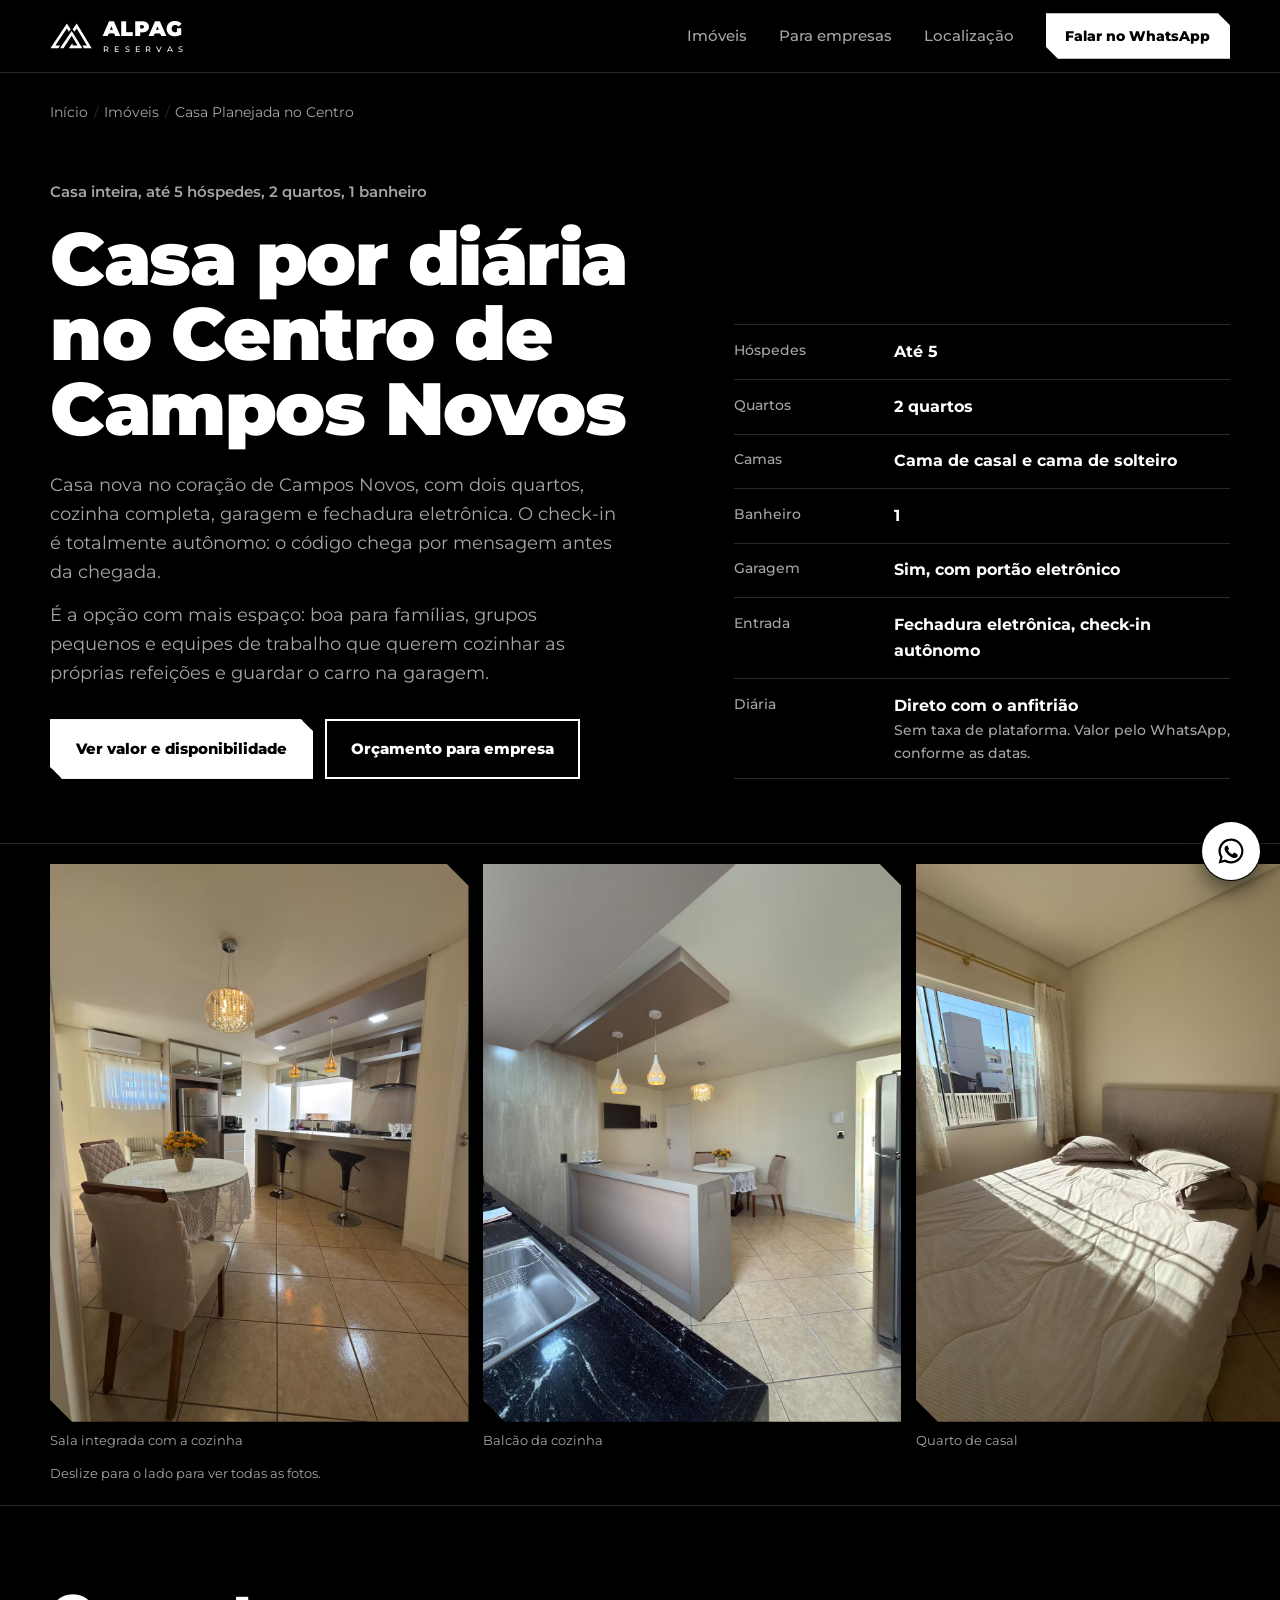
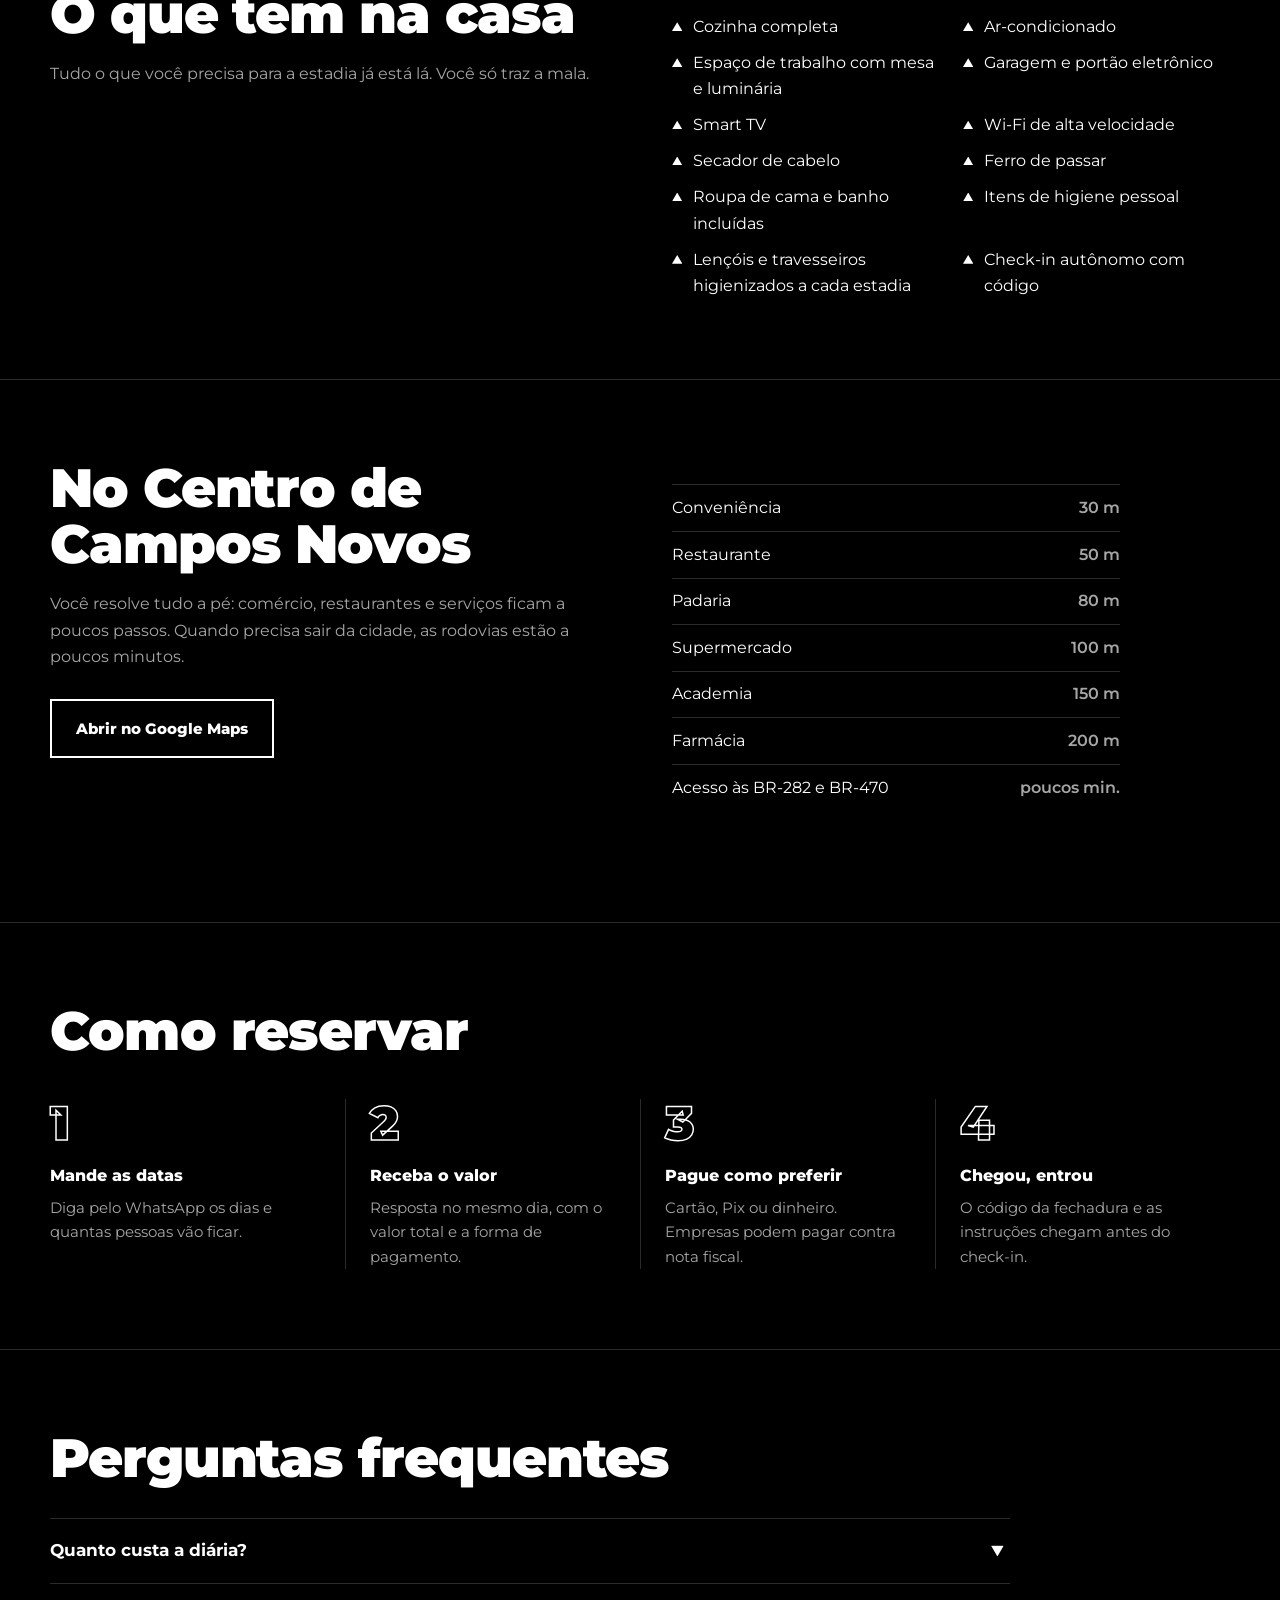
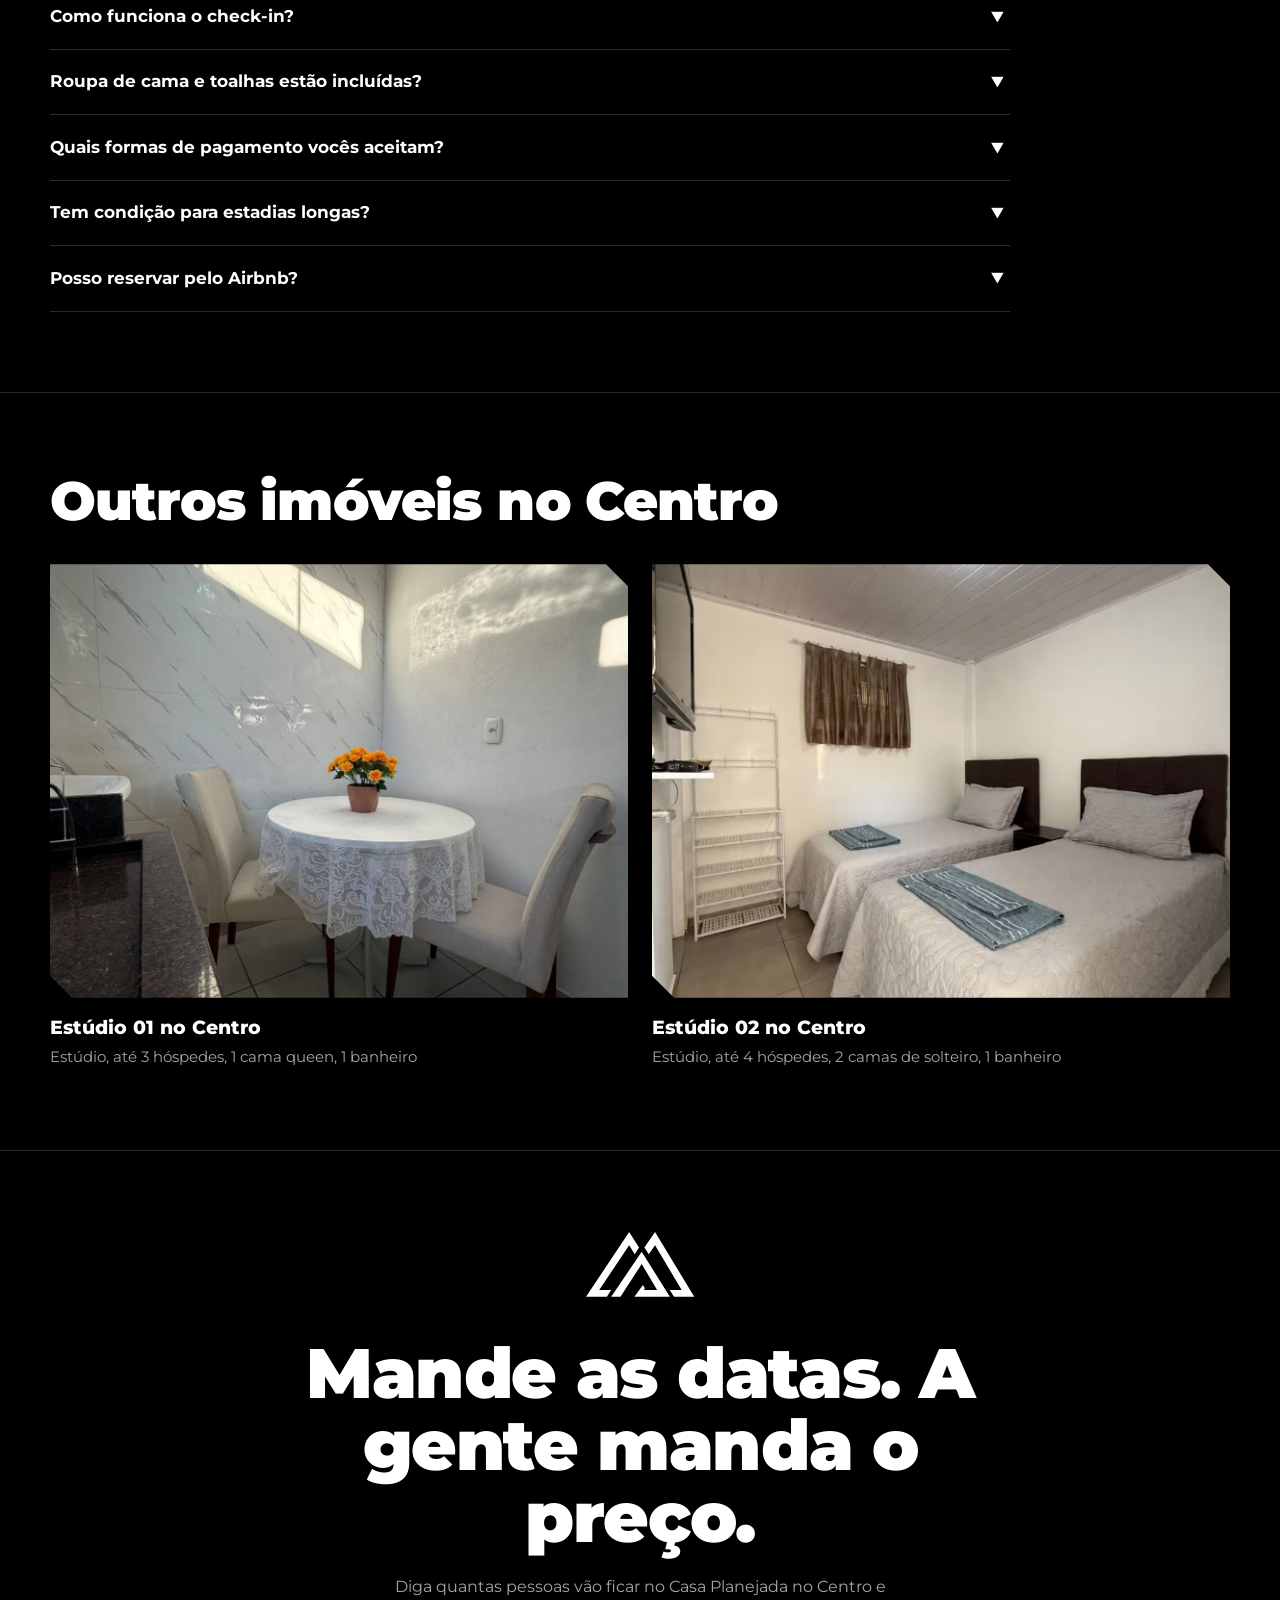
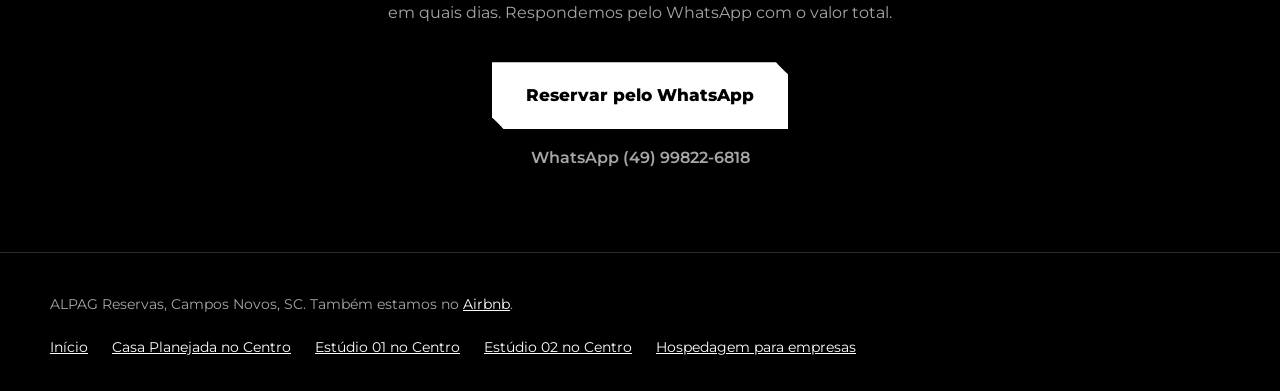
<file: casa-centro.html>
<!DOCTYPE html>
<html lang="pt-BR">
<head>
<meta charset="UTF-8">
<meta name="viewport" content="width=device-width, initial-scale=1.0">
<meta name="theme-color" content="#000000">
<title>Casa por diária no Centro de Campos Novos, SC, com garagem | ALPAG Reservas</title>
<meta name="description" content="Casa nova com 2 quartos para até 5 pessoas no Centro de Campos Novos, SC. Garagem, cozinha completa, ar-condicionado e check-in autônomo. Reserva direta.">
<link rel="canonical" href="https://alpagltda.com.br/casa-centro">
<meta property="og:type" content="website">
<meta property="og:locale" content="pt_BR">
<meta property="og:site_name" content="ALPAG Reservas">
<meta property="og:title" content="Casa por diária no Centro de Campos Novos, SC, com garagem | ALPAG Reservas">
<meta property="og:description" content="Casa nova com 2 quartos para até 5 pessoas no Centro de Campos Novos, SC. Garagem, cozinha completa, ar-condicionado e check-in autônomo. Reserva direta.">
<meta property="og:url" content="https://alpagltda.com.br/casa-centro">
<meta property="og:image" content="https://alpagltda.com.br/fotos/casa-sala-cozinha.jpg">
<meta name="twitter:card" content="summary_large_image">
<link rel="icon" href="data:image/svg+xml,%3Csvg xmlns='http://www.w3.org/2000/svg' viewBox='240 230 750 460'%3E%3Crect x='240' y='230' width='750' height='460' fill='%23000'/%3E%3Cg fill='%23fff'%3E%3Cpolygon points='252,675 540,242 606,345 577,390 540,330 340,630 420,630 391,675'/%3E%3Cpolygon points='642,345 713,242 975,675 840,675 811,630 891,630 713,330 671,390'/%3E%3Cpolygon points='420,675 624,373 812,675 575,675 632,596 645,618 638,630 727,630 624,456 482,675'/%3E%3C/g%3E%3C/svg%3E">
<link rel="preconnect" href="https://fonts.googleapis.com">
<link rel="preconnect" href="https://fonts.gstatic.com" crossorigin>
<link href="https://fonts.googleapis.com/css2?family=Montserrat:wght@400;500;600;700;800;900&display=swap" rel="stylesheet">
<link rel="stylesheet" href="/estilo.css">
<script type="application/ld+json">
{
  "@context": "https://schema.org",
  "@graph": [
    {
      "@type": "LodgingBusiness",
      "@id": "https://alpagltda.com.br/#alpag",
      "name": "ALPAG Reservas",
      "url": "https://alpagltda.com.br/",
      "telephone": "+55 49 99822-6818"
    },
    {
      "@type": "House",
      "@id": "https://alpagltda.com.br/casa-centro#imovel",
      "name": "Casa Planejada no Centro",
      "url": "https://alpagltda.com.br/casa-centro",
      "description": "Casa nova com 2 quartos para até 5 pessoas no Centro de Campos Novos, SC. Garagem, cozinha completa, ar-condicionado e check-in autônomo. Reserva direta.",
      "image": [
        "https://alpagltda.com.br/fotos/casa-sala-cozinha.jpg",
        "https://alpagltda.com.br/fotos/casa-balcao.jpg",
        "https://alpagltda.com.br/fotos/casa-quarto-casal.jpg",
        "https://alpagltda.com.br/fotos/casa-quarto-solteiro.jpg"
      ],
      "numberOfRooms": 2,
      "numberOfBathroomsTotal": 1,
      "occupancy": {
        "@type": "QuantitativeValue",
        "maxValue": 5
      },
      "amenityFeature": [
        {
          "@type": "LocationFeatureSpecification",
          "name": "Cozinha",
          "value": true
        },
        {
          "@type": "LocationFeatureSpecification",
          "name": "Ar-condicionado",
          "value": true
        },
        {
          "@type": "LocationFeatureSpecification",
          "name": "Espaço de trabalho",
          "value": true
        },
        {
          "@type": "LocationFeatureSpecification",
          "name": "Garagem",
          "value": true
        },
        {
          "@type": "LocationFeatureSpecification",
          "name": "Wi-Fi",
          "value": true
        },
        {
          "@type": "LocationFeatureSpecification",
          "name": "Smart TV",
          "value": true
        },
        {
          "@type": "LocationFeatureSpecification",
          "name": "Check-in autônomo",
          "value": true
        }
      ],
      "address": {
        "@type": "PostalAddress",
        "streetAddress": "Centro",
        "addressLocality": "Campos Novos",
        "addressRegion": "SC",
        "addressCountry": "BR"
      },
      "containedInPlace": {
        "@id": "https://alpagltda.com.br/#alpag"
      }
    },
    {
      "@type": "BreadcrumbList",
      "itemListElement": [
        {
          "@type": "ListItem",
          "position": 1,
          "name": "Início",
          "item": "https://alpagltda.com.br/"
        },
        {
          "@type": "ListItem",
          "position": 2,
          "name": "Casa Planejada no Centro",
          "item": "https://alpagltda.com.br/casa-centro"
        }
      ]
    }
  ]
}
</script>
</head>
<body>

<svg width="0" height="0" style="position:absolute" aria-hidden="true">
  <defs>
    <g id="montanhas">
      <polygon points="252,675 540,242 606,345 577,390 540,330 340,630 420,630 391,675"/>
      <polygon points="642,345 713,242 975,675 840,675 811,630 891,630 713,330 671,390"/>
      <polygon points="420,675 624,373 812,675 575,675 632,596 645,618 638,630 727,630 624,456 482,675"/>
    </g>
  </defs>
</svg>
<header>
  <div class="wrap">
    <a class="brand" href="/" aria-label="ALPAG Reservas, página inicial">
      <svg class="marca" viewBox="245 235 735 445" aria-hidden="true"><use href="#montanhas"/></svg>
      <span class="brand-texto"><b>ALPAG</b><small>RESERVAS</small></span>
    </a>
    <nav>
      <a href="/#imoveis">Imóveis</a>
      <a href="/empresas">Para empresas</a>
      <a href="/#localizacao">Localização</a>
      <a class="btn" href="https://wa.me/5549998226818?text=Ol%C3%A1%21%20Vi%20a%20p%C3%A1gina%20do%20Casa%20Planejada%20no%20Centro%20no%20site%20e%20quero%20saber%20o%20valor%20e%20a%20disponibilidade." target="_blank" rel="noopener">Falar no WhatsApp</a>
    </nav>
  </div>
</header>

<main>
  <nav class="migalhas wrap" aria-label="Você está em"><ol><li><a href="/">Início</a></li><li><a href="/#imoveis">Imóveis</a></li><li aria-current="page">Casa Planejada no Centro</li></ol></nav>

  <div class="topo">
    <div class="wrap topo-grade">
      <div>
        <p class="meta">Casa inteira, até 5 hóspedes, 2 quartos, 1 banheiro</p>
        <h1>Casa por diária no Centro de Campos Novos</h1>
        <p class="lead">Casa nova no coração de Campos Novos, com dois quartos, cozinha completa, garagem e fechadura eletrônica. O check-in é totalmente autônomo: o código chega por mensagem antes da chegada.</p><p class="lead">É a opção com mais espaço: boa para famílias, grupos pequenos e equipes de trabalho que querem cozinhar as próprias refeições e guardar o carro na garagem.</p>
        <div class="acoes">
          <a class="btn" href="https://wa.me/5549998226818?text=Ol%C3%A1%21%20Vi%20a%20p%C3%A1gina%20do%20Casa%20Planejada%20no%20Centro%20no%20site%20e%20quero%20saber%20o%20valor%20e%20a%20disponibilidade." target="_blank" rel="noopener">Ver valor e disponibilidade</a>
          <a class="btn ghost" href="https://wa.me/5549998226818?text=Ol%C3%A1%21%20Sou%20de%20uma%20empresa%20e%20quero%20um%20or%C3%A7amento%20para%20o%20Casa%20Planejada%20no%20Centro." target="_blank" rel="noopener">Orçamento para empresa</a>
        </div>
      </div>
      <dl class="ficha">
          <div><dt>Hóspedes</dt><dd>Até 5</dd></div>
          <div><dt>Quartos</dt><dd>2 quartos</dd></div>
          <div><dt>Camas</dt><dd>Cama de casal e cama de solteiro</dd></div>
          <div><dt>Banheiro</dt><dd>1</dd></div>
          <div><dt>Garagem</dt><dd>Sim, com portão eletrônico</dd></div>
          <div><dt>Entrada</dt><dd>Fechadura eletrônica, check-in autônomo</dd></div>
          <div><dt>Diária</dt><dd>Direto com o anfitrião<span class="preco-nota">Sem taxa de plataforma. Valor pelo WhatsApp, conforme as datas.</span></dd></div>
      </dl>
    </div>
  </div>

  <div class="tira-sec">
    <div class="tira" tabindex="0" aria-label="Fotos do Casa Planejada no Centro">
      <figure><img src="/fotos/casa-sala-cozinha.jpg" alt="Sala integrada com a cozinha, Casa Planejada no Centro, Campos Novos" width="600" height="800"><figcaption>Sala integrada com a cozinha</figcaption></figure>
      <figure><img src="/fotos/casa-balcao.jpg" alt="Balcão da cozinha, Casa Planejada no Centro, Campos Novos" width="600" height="800" loading="lazy"><figcaption>Balcão da cozinha</figcaption></figure>
      <figure><img src="/fotos/casa-quarto-casal.jpg" alt="Quarto de casal, Casa Planejada no Centro, Campos Novos" width="600" height="800" loading="lazy"><figcaption>Quarto de casal</figcaption></figure>
      <figure><img src="/fotos/casa-quarto-solteiro.jpg" alt="Quarto de solteiro, Casa Planejada no Centro, Campos Novos" width="600" height="800" loading="lazy"><figcaption>Quarto de solteiro</figcaption></figure>
    </div>
    <p class="tira-dica">Deslize para o lado para ver todas as fotos.</p>
  </div>

  <section>
    <div class="wrap duas">
      <div class="texto">
        <h2>O que tem na casa</h2>
        <p>Tudo o que você precisa para a estadia já está lá. Você só traz a mala.</p>
      </div>
      <ul class="itens"><li>Cozinha completa</li><li>Ar-condicionado</li><li>Espaço de trabalho com mesa e luminária</li><li>Garagem e portão eletrônico</li><li>Smart TV</li><li>Wi-Fi de alta velocidade</li><li>Secador de cabelo</li><li>Ferro de passar</li><li>Roupa de cama e banho incluídas</li><li>Itens de higiene pessoal</li><li>Lençóis e travesseiros higienizados a cada estadia</li><li>Check-in autônomo com código</li></ul>
    </div>
  </section>

  <section>
    <div class="wrap duas">
      <div class="texto">
        <h2>No Centro de Campos Novos</h2>
        <p>Você resolve tudo a pé: comércio, restaurantes e serviços ficam a poucos passos. Quando precisa sair da cidade, as rodovias estão a poucos minutos.</p>
        <a class="btn ghost" style="margin-top:1.75rem" href="https://www.google.com/maps/search/?api=1&query=Rua%20Tancredo%20Neves%2C%20Centro%2C%20Campos%20Novos%20-%20SC" target="_blank" rel="noopener">Abrir no Google Maps</a>
      </div>
      <ul class="perto"><li><span>Conveniência</span><span>30 m</span></li><li><span>Restaurante</span><span>50 m</span></li><li><span>Padaria</span><span>80 m</span></li><li><span>Supermercado</span><span>100 m</span></li><li><span>Academia</span><span>150 m</span></li><li><span>Farmácia</span><span>200 m</span></li><li><span>Acesso às BR-282 e BR-470</span><span>poucos min.</span></li></ul>
    </div>
  </section>

  <section>
    <div class="wrap">
      <h2>Como reservar</h2>
      <div class="passos">
        <div class="passo"><strong>Mande as datas</strong><p>Diga pelo WhatsApp os dias e quantas pessoas vão ficar.</p></div>
        <div class="passo"><strong>Receba o valor</strong><p>Resposta no mesmo dia, com o valor total e a forma de pagamento.</p></div>
        <div class="passo"><strong>Pague como preferir</strong><p>Cartão, Pix ou dinheiro. Empresas podem pagar contra nota fiscal.</p></div>
        <div class="passo"><strong>Chegou, entrou</strong><p>O código da fechadura e as instruções chegam antes do check-in.</p></div>
      </div>
    </div>
  </section>

  <section>
    <div class="wrap">
      <h2>Perguntas frequentes</h2>
      <div class="faq">
        <details><summary>Quanto custa a diária?</summary><p>O valor depende das datas e do número de hóspedes. Mande uma mensagem pelo WhatsApp e respondemos no mesmo dia com o valor total, sem taxa de plataforma.</p></details>
        <details><summary>Como funciona o check-in?</summary><p>É autônomo. Antes da chegada, você recebe pelo WhatsApp o código da fechadura e as instruções de entrada. Não tem recepção nem fila.</p></details>
        <details><summary>Roupa de cama e toalhas estão incluídas?</summary><p>Sim. Roupa de cama e banho e itens de higiene pessoal estão incluídos, e lençóis e travesseiros são higienizados a cada estadia.</p></details>
        <details><summary>Quais formas de pagamento vocês aceitam?</summary><p>Cartão, Pix ou dinheiro. Empresas podem pagar contra nota fiscal, no faturamento combinado.</p></details>
        <details><summary>Tem condição para estadias longas?</summary><p>Sim. Para períodos mais longos, peça um orçamento pelo WhatsApp. Para empresas, estadias acima de 7 diárias têm tarifa reduzida.</p></details>
        <details><summary>Posso reservar pelo Airbnb?</summary><p>Pode. Este imóvel também está no <a href="https://www.airbnb.com.br/rooms/1622042061950090312" target="_blank" rel="noopener">Airbnb</a>, mas reservando direto pelo WhatsApp você não paga a taxa da plataforma.</p></details>
      </div>
    </div>
  </section>

  <section>
    <div class="wrap">
      <h2>Outros imóveis no Centro</h2>
      <div class="outros">
        <a class="outro" href="/estudio-01">
          <img src="/fotos/estudio-01-mesa.jpg" alt="Estúdio 01 no Centro" loading="lazy">
          <strong>Estúdio 01 no Centro</strong>
          <span>Estúdio, até 3 hóspedes, 1 cama queen, 1 banheiro</span>
        </a>
        <a class="outro" href="/estudio-02">
          <img src="/fotos/estudio-02-quarto.jpg" alt="Estúdio 02 no Centro" loading="lazy">
          <strong>Estúdio 02 no Centro</strong>
          <span>Estúdio, até 4 hóspedes, 2 camas de solteiro, 1 banheiro</span>
        </a>
      </div>
    </div>
  </section>

  <section class="contato">
    <div class="wrap">
      <svg class="marca marca-grande" viewBox="245 235 735 445" aria-hidden="true"><use href="#montanhas"/></svg>
      <h2>Mande as datas. A gente manda o preço.</h2>
      <p>Diga quantas pessoas vão ficar no Casa Planejada no Centro e em quais dias. Respondemos pelo WhatsApp com o valor total.</p>
      <a class="btn" href="https://wa.me/5549998226818?text=Ol%C3%A1%21%20Vi%20a%20p%C3%A1gina%20do%20Casa%20Planejada%20no%20Centro%20no%20site%20e%20quero%20saber%20o%20valor%20e%20a%20disponibilidade." target="_blank" rel="noopener">Reservar pelo WhatsApp</a>
      <span class="numero">WhatsApp (49) 99822-6818</span>
    </div>
  </section>

</main>

<footer>
  <div class="wrap">
    <span>ALPAG Reservas, Campos Novos, SC. Também estamos no <a href="https://www.airbnb.com.br/users/profile/1545907059866512621" target="_blank" rel="noopener">Airbnb</a>.</span>
    <ul>
      <li><a href="/">Início</a></li>
      <li><a href="/casa-centro">Casa Planejada no Centro</a></li><li><a href="/estudio-01">Estúdio 01 no Centro</a></li><li><a href="/estudio-02">Estúdio 02 no Centro</a></li>
      <li><a href="/empresas">Hospedagem para empresas</a></li>
    </ul>
  </div>
</footer>

<a class="zap-flutuante" href="https://wa.me/5549998226818?text=Ol%C3%A1%21%20Vi%20a%20p%C3%A1gina%20do%20Casa%20Planejada%20no%20Centro%20no%20site%20e%20quero%20saber%20o%20valor%20e%20a%20disponibilidade." target="_blank" rel="noopener" aria-label="Falar no WhatsApp">
  <svg viewBox="0 0 24 24"><path d="M12 2a10 10 0 0 0-8.6 15.1L2 22l5-1.3A10 10 0 1 0 12 2zm0 18.2a8.2 8.2 0 0 1-4.2-1.2l-.3-.2-3 .8.8-2.9-.2-.3A8.2 8.2 0 1 1 12 20.2zm4.5-6.1c-.2-.1-1.5-.7-1.7-.8s-.4-.1-.6.1-.6.8-.8 1-.3.2-.5.1a6.7 6.7 0 0 1-3.3-2.9c-.3-.4.2-.4.7-1.3.1-.2 0-.3 0-.4l-.8-1.8c-.2-.5-.4-.4-.6-.4h-.5a1 1 0 0 0-.7.3 3 3 0 0 0-.9 2.2 5.2 5.2 0 0 0 1.1 2.7 11.8 11.8 0 0 0 4.5 4c1.7.7 2.3.8 3.1.6a2.6 2.6 0 0 0 1.7-1.2 2 2 0 0 0 .2-1.2c-.1-.1-.3-.2-.5-.3z"/></svg>
</a>

</body>
</html>
</file>
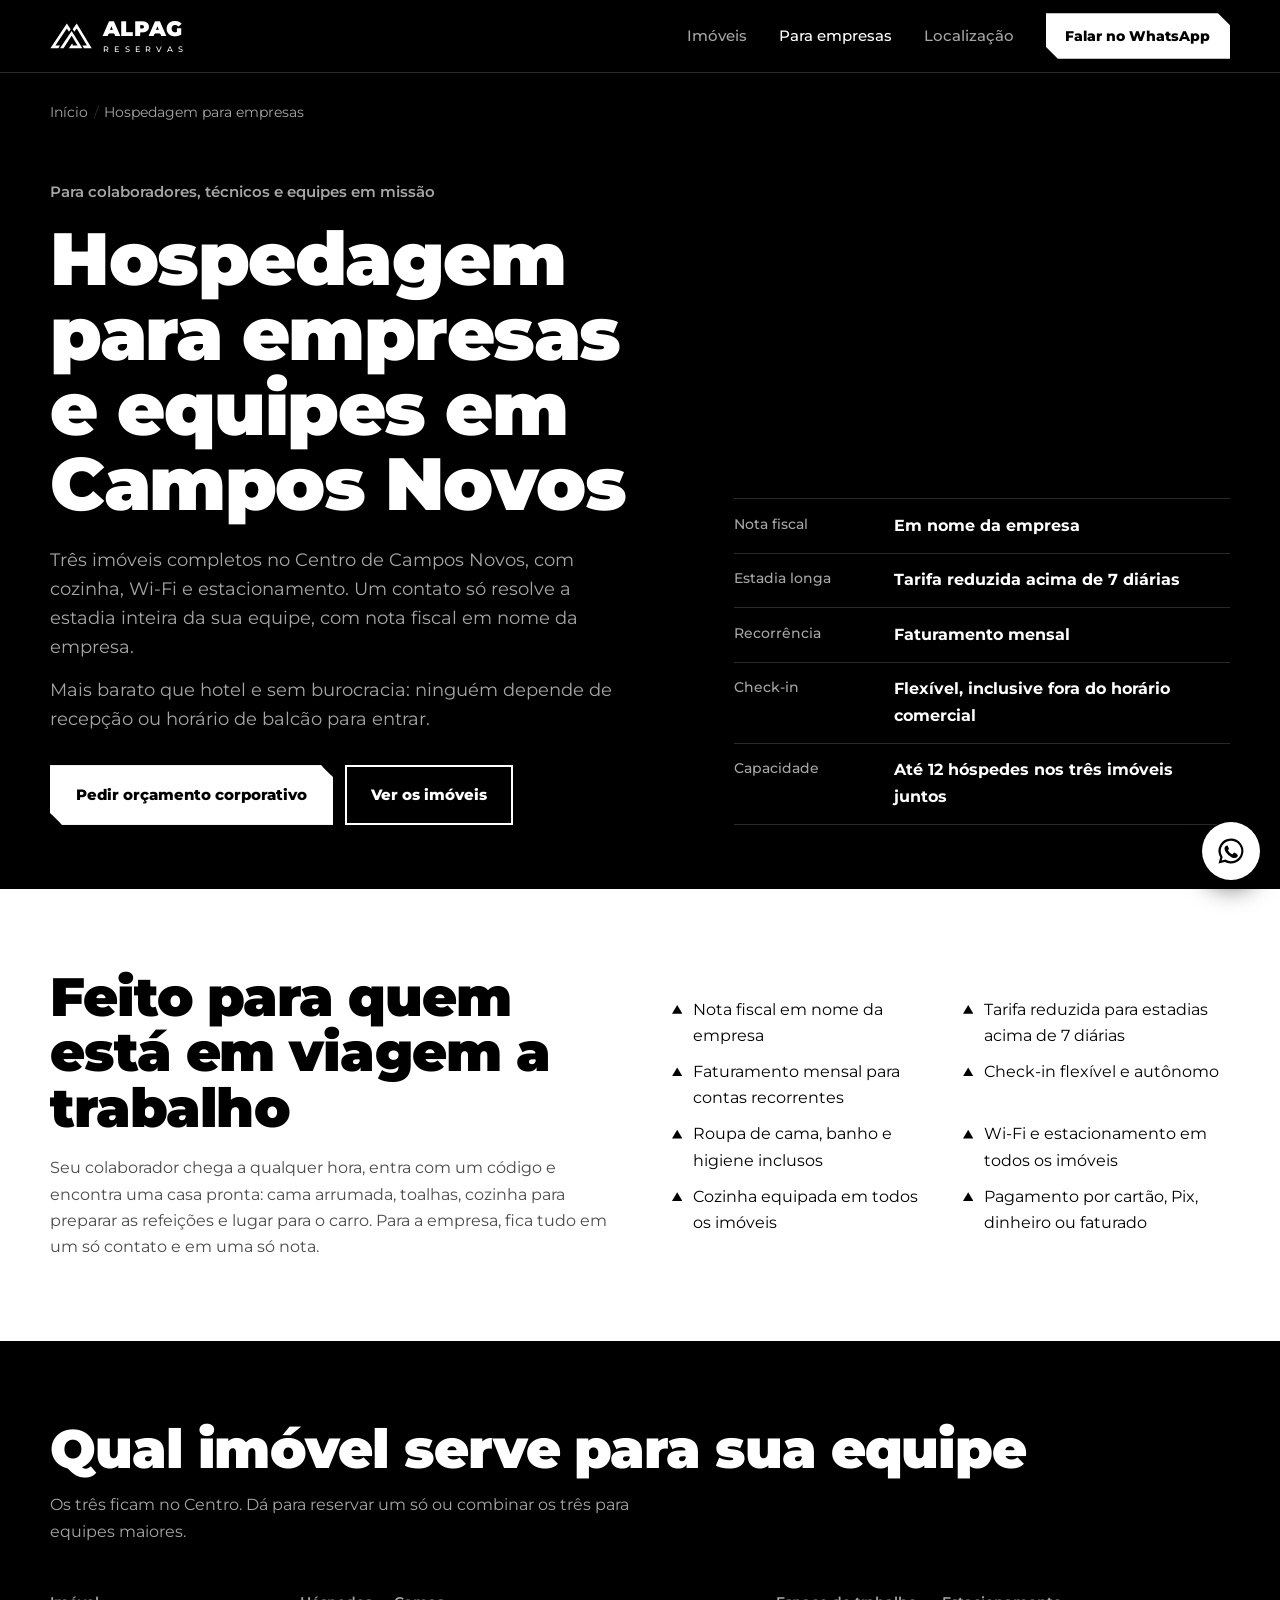
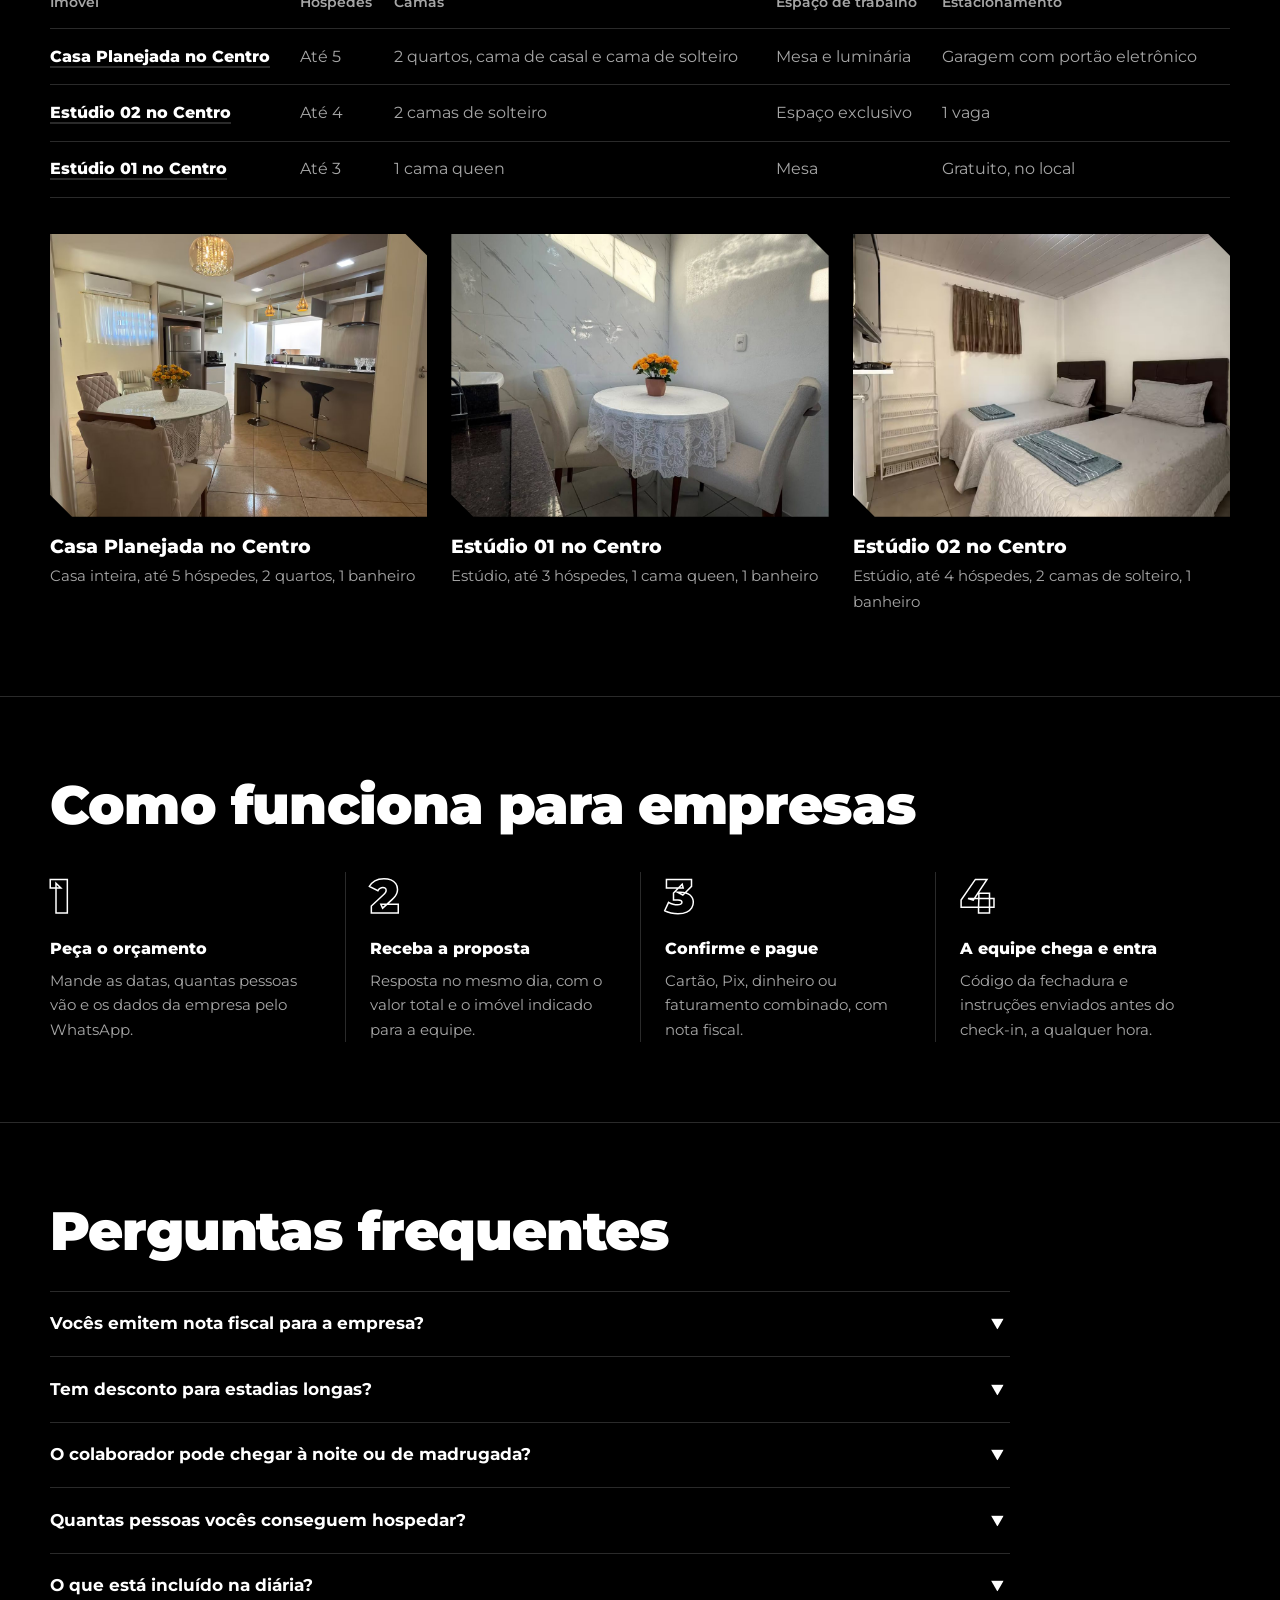
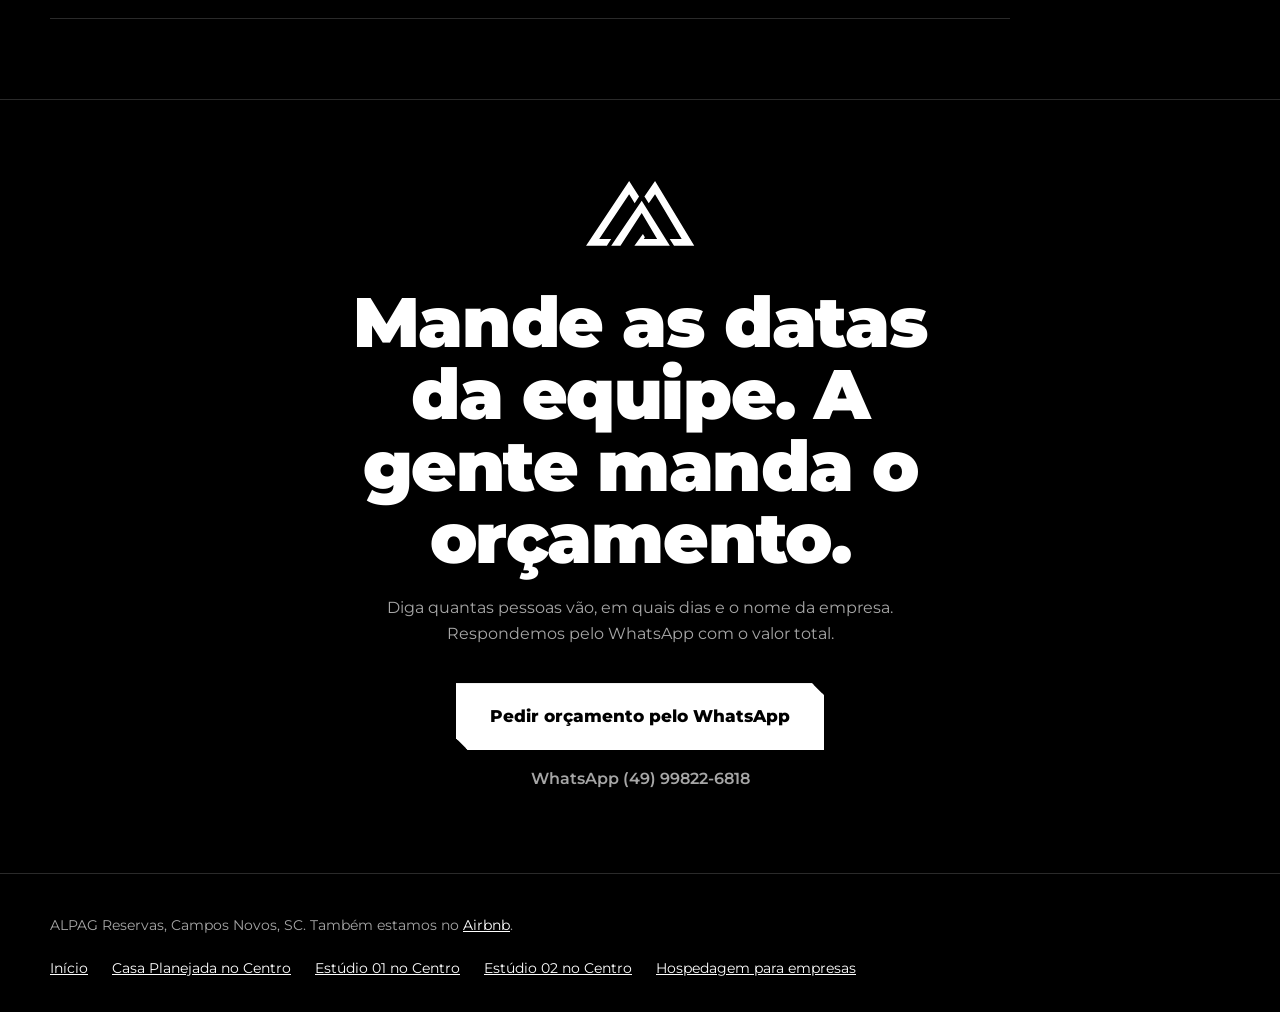
<file: empresas.html>
<!DOCTYPE html>
<html lang="pt-BR">
<head>
<meta charset="UTF-8">
<meta name="viewport" content="width=device-width, initial-scale=1.0">
<meta name="theme-color" content="#000000">
<title>Hospedagem para empresas e equipes em Campos Novos, SC | ALPAG Reservas</title>
<meta name="description" content="Hospedagem para técnicos e equipes no Centro de Campos Novos, SC. Nota fiscal, faturamento mensal, tarifa reduzida acima de 7 diárias e check-in flexível.">
<link rel="canonical" href="https://alpagltda.com.br/empresas">
<meta property="og:type" content="website">
<meta property="og:locale" content="pt_BR">
<meta property="og:site_name" content="ALPAG Reservas">
<meta property="og:title" content="Hospedagem para empresas e equipes em Campos Novos, SC | ALPAG Reservas">
<meta property="og:description" content="Hospedagem para técnicos e equipes no Centro de Campos Novos, SC. Nota fiscal, faturamento mensal, tarifa reduzida acima de 7 diárias e check-in flexível.">
<meta property="og:url" content="https://alpagltda.com.br/empresas">
<meta property="og:image" content="https://alpagltda.com.br/fotos/casa-sala-cozinha.jpg">
<meta name="twitter:card" content="summary_large_image">
<link rel="icon" href="data:image/svg+xml,%3Csvg xmlns='http://www.w3.org/2000/svg' viewBox='240 230 750 460'%3E%3Crect x='240' y='230' width='750' height='460' fill='%23000'/%3E%3Cg fill='%23fff'%3E%3Cpolygon points='252,675 540,242 606,345 577,390 540,330 340,630 420,630 391,675'/%3E%3Cpolygon points='642,345 713,242 975,675 840,675 811,630 891,630 713,330 671,390'/%3E%3Cpolygon points='420,675 624,373 812,675 575,675 632,596 645,618 638,630 727,630 624,456 482,675'/%3E%3C/g%3E%3C/svg%3E">
<link rel="preconnect" href="https://fonts.googleapis.com">
<link rel="preconnect" href="https://fonts.gstatic.com" crossorigin>
<link href="https://fonts.googleapis.com/css2?family=Montserrat:wght@400;500;600;700;800;900&display=swap" rel="stylesheet">
<link rel="stylesheet" href="/estilo.css">
<script type="application/ld+json">
{
  "@context": "https://schema.org",
  "@graph": [
    {
      "@type": "LodgingBusiness",
      "@id": "https://alpagltda.com.br/#alpag",
      "name": "ALPAG Reservas",
      "url": "https://alpagltda.com.br/",
      "telephone": "+55 49 99822-6818"
    },
    {
      "@type": "Service",
      "@id": "https://alpagltda.com.br/empresas#servico",
      "name": "Hospedagem para empresas e equipes em Campos Novos",
      "serviceType": "Hospedagem corporativa",
      "description": "Hospedagem para técnicos e equipes no Centro de Campos Novos, SC. Nota fiscal, faturamento mensal, tarifa reduzida acima de 7 diárias e check-in flexível.",
      "url": "https://alpagltda.com.br/empresas",
      "provider": {
        "@id": "https://alpagltda.com.br/#alpag"
      },
      "areaServed": {
        "@type": "City",
        "name": "Campos Novos"
      }
    },
    {
      "@type": "BreadcrumbList",
      "itemListElement": [
        {
          "@type": "ListItem",
          "position": 1,
          "name": "Início",
          "item": "https://alpagltda.com.br/"
        },
        {
          "@type": "ListItem",
          "position": 2,
          "name": "Hospedagem para empresas",
          "item": "https://alpagltda.com.br/empresas"
        }
      ]
    }
  ]
}
</script>
</head>
<body>

<svg width="0" height="0" style="position:absolute" aria-hidden="true">
  <defs>
    <g id="montanhas">
      <polygon points="252,675 540,242 606,345 577,390 540,330 340,630 420,630 391,675"/>
      <polygon points="642,345 713,242 975,675 840,675 811,630 891,630 713,330 671,390"/>
      <polygon points="420,675 624,373 812,675 575,675 632,596 645,618 638,630 727,630 624,456 482,675"/>
    </g>
  </defs>
</svg>
<header>
  <div class="wrap">
    <a class="brand" href="/" aria-label="ALPAG Reservas, página inicial">
      <svg class="marca" viewBox="245 235 735 445" aria-hidden="true"><use href="#montanhas"/></svg>
      <span class="brand-texto"><b>ALPAG</b><small>RESERVAS</small></span>
    </a>
    <nav>
      <a href="/#imoveis">Imóveis</a>
      <a href="/empresas" aria-current="page">Para empresas</a>
      <a href="/#localizacao">Localização</a>
      <a class="btn" href="https://wa.me/5549998226818?text=Ol%C3%A1%21%20Sou%20de%20uma%20empresa%20e%20quero%20um%20or%C3%A7amento%20para%20hospedagem%20de%20colaboradores%20em%20Campos%20Novos." target="_blank" rel="noopener">Falar no WhatsApp</a>
    </nav>
  </div>
</header>

<main>
  <nav class="migalhas wrap" aria-label="Você está em"><ol><li><a href="/">Início</a></li><li aria-current="page">Hospedagem para empresas</li></ol></nav>

  <div class="topo">
    <div class="wrap topo-grade">
      <div>
        <p class="meta">Para colaboradores, técnicos e equipes em missão</p>
        <h1>Hospedagem para empresas e equipes em Campos Novos</h1>
        <p class="lead">Três imóveis completos no Centro de Campos Novos, com cozinha, Wi-Fi e estacionamento. Um contato só resolve a estadia inteira da sua equipe, com nota fiscal em nome da empresa.</p>
        <p class="lead">Mais barato que hotel e sem burocracia: ninguém depende de recepção ou horário de balcão para entrar.</p>
        <div class="acoes">
          <a class="btn" href="https://wa.me/5549998226818?text=Ol%C3%A1%21%20Sou%20de%20uma%20empresa%20e%20quero%20um%20or%C3%A7amento%20para%20hospedagem%20de%20colaboradores%20em%20Campos%20Novos." target="_blank" rel="noopener">Pedir orçamento corporativo</a>
          <a class="btn ghost" href="#imoveis">Ver os imóveis</a>
        </div>
      </div>
      <dl class="ficha">
          <div><dt>Nota fiscal</dt><dd>Em nome da empresa</dd></div>
          <div><dt>Estadia longa</dt><dd>Tarifa reduzida acima de 7 diárias</dd></div>
          <div><dt>Recorrência</dt><dd>Faturamento mensal</dd></div>
          <div><dt>Check-in</dt><dd>Flexível, inclusive fora do horário comercial</dd></div>
          <div><dt>Capacidade</dt><dd>Até 12 hóspedes nos três imóveis juntos</dd></div>
      </dl>
    </div>
  </div>

  <section class="claro">
    <div class="wrap duas">
      <div class="texto">
        <h2>Feito para quem está em viagem a trabalho</h2>
        <p>Seu colaborador chega a qualquer hora, entra com um código e encontra uma casa pronta: cama arrumada, toalhas, cozinha para preparar as refeições e lugar para o carro. Para a empresa, fica tudo em um só contato e em uma só nota.</p>
      </div>
      <ul class="itens">
        <li>Nota fiscal em nome da empresa</li>
        <li>Tarifa reduzida para estadias acima de 7 diárias</li>
        <li>Faturamento mensal para contas recorrentes</li>
        <li>Check-in flexível e autônomo</li>
        <li>Roupa de cama, banho e higiene inclusos</li>
        <li>Wi-Fi e estacionamento em todos os imóveis</li>
        <li>Cozinha equipada em todos os imóveis</li>
        <li>Pagamento por cartão, Pix, dinheiro ou faturado</li>
      </ul>
    </div>
  </section>

  <section id="imoveis">
    <div class="wrap">
      <h2>Qual imóvel serve para sua equipe</h2>
      <p class="intro">Os três ficam no Centro. Dá para reservar um só ou combinar os três para equipes maiores.</p>
      <div class="tabela-rolagem">
        <table>
          <thead><tr><th scope="col">Imóvel</th><th scope="col">Hóspedes</th><th scope="col">Camas</th><th scope="col">Espaço de trabalho</th><th scope="col">Estacionamento</th></tr></thead>
          <tbody>
            <tr><th scope="row"><a href="/casa-centro">Casa Planejada no Centro</a></th><td>Até 5</td><td>2 quartos, cama de casal e cama de solteiro</td><td>Mesa e luminária</td><td>Garagem com portão eletrônico</td></tr>
            <tr><th scope="row"><a href="/estudio-02">Estúdio 02 no Centro</a></th><td>Até 4</td><td>2 camas de solteiro</td><td>Espaço exclusivo</td><td>1 vaga</td></tr>
            <tr><th scope="row"><a href="/estudio-01">Estúdio 01 no Centro</a></th><td>Até 3</td><td>1 cama queen</td><td>Mesa</td><td>Gratuito, no local</td></tr>
          </tbody>
        </table>
      </div>
      <div class="outros">
        <a class="outro" href="/casa-centro">
          <img src="/fotos/casa-sala-cozinha.jpg" alt="Casa Planejada no Centro" loading="lazy">
          <strong>Casa Planejada no Centro</strong>
          <span>Casa inteira, até 5 hóspedes, 2 quartos, 1 banheiro</span>
        </a>
        <a class="outro" href="/estudio-01">
          <img src="/fotos/estudio-01-mesa.jpg" alt="Estúdio 01 no Centro" loading="lazy">
          <strong>Estúdio 01 no Centro</strong>
          <span>Estúdio, até 3 hóspedes, 1 cama queen, 1 banheiro</span>
        </a>
        <a class="outro" href="/estudio-02">
          <img src="/fotos/estudio-02-quarto.jpg" alt="Estúdio 02 no Centro" loading="lazy">
          <strong>Estúdio 02 no Centro</strong>
          <span>Estúdio, até 4 hóspedes, 2 camas de solteiro, 1 banheiro</span>
        </a>
      </div>
    </div>
  </section>

  <section>
    <div class="wrap">
      <h2>Como funciona para empresas</h2>
      <div class="passos">
        <div class="passo"><strong>Peça o orçamento</strong><p>Mande as datas, quantas pessoas vão e os dados da empresa pelo WhatsApp.</p></div>
        <div class="passo"><strong>Receba a proposta</strong><p>Resposta no mesmo dia, com o valor total e o imóvel indicado para a equipe.</p></div>
        <div class="passo"><strong>Confirme e pague</strong><p>Cartão, Pix, dinheiro ou faturamento combinado, com nota fiscal.</p></div>
        <div class="passo"><strong>A equipe chega e entra</strong><p>Código da fechadura e instruções enviados antes do check-in, a qualquer hora.</p></div>
      </div>
    </div>
  </section>

  <section>
    <div class="wrap">
      <h2>Perguntas frequentes</h2>
      <div class="faq">
        <details><summary>Vocês emitem nota fiscal para a empresa?</summary><p>Sim. A nota fiscal sai em nome da empresa, e contas recorrentes podem usar faturamento mensal.</p></details>
        <details><summary>Tem desconto para estadias longas?</summary><p>Sim. Estadias acima de 7 diárias têm tarifa reduzida. Peça o orçamento com as datas para receber o valor total.</p></details>
        <details><summary>O colaborador pode chegar à noite ou de madrugada?</summary><p>Pode. O check-in é autônomo, com código enviado antes da chegada, então não depende de horário comercial.</p></details>
        <details><summary>Quantas pessoas vocês conseguem hospedar?</summary><p>A Casa recebe até 5 pessoas, o Estúdio 02 até 4 e o Estúdio 01 até 3. Juntos, os três imóveis recebem até 12 hóspedes, conforme a disponibilidade nas datas.</p></details>
        <details><summary>O que está incluído na diária?</summary><p>Roupa de cama e banho, itens de higiene pessoal, Wi-Fi, estacionamento e cozinha equipada. Lençóis e travesseiros são higienizados a cada estadia.</p></details>
      </div>
    </div>
  </section>

  <section class="contato">
    <div class="wrap">
      <svg class="marca marca-grande" viewBox="245 235 735 445" aria-hidden="true"><use href="#montanhas"/></svg>
      <h2>Mande as datas da equipe. A gente manda o orçamento.</h2>
      <p>Diga quantas pessoas vão, em quais dias e o nome da empresa. Respondemos pelo WhatsApp com o valor total.</p>
      <a class="btn" href="https://wa.me/5549998226818?text=Ol%C3%A1%21%20Sou%20de%20uma%20empresa%20e%20quero%20um%20or%C3%A7amento%20para%20hospedagem%20de%20colaboradores%20em%20Campos%20Novos." target="_blank" rel="noopener">Pedir orçamento pelo WhatsApp</a>
      <span class="numero">WhatsApp (49) 99822-6818</span>
    </div>
  </section>

</main>

<footer>
  <div class="wrap">
    <span>ALPAG Reservas, Campos Novos, SC. Também estamos no <a href="https://www.airbnb.com.br/users/profile/1545907059866512621" target="_blank" rel="noopener">Airbnb</a>.</span>
    <ul>
      <li><a href="/">Início</a></li>
      <li><a href="/casa-centro">Casa Planejada no Centro</a></li><li><a href="/estudio-01">Estúdio 01 no Centro</a></li><li><a href="/estudio-02">Estúdio 02 no Centro</a></li>
      <li><a href="/empresas">Hospedagem para empresas</a></li>
    </ul>
  </div>
</footer>

<a class="zap-flutuante" href="https://wa.me/5549998226818?text=Ol%C3%A1%21%20Sou%20de%20uma%20empresa%20e%20quero%20um%20or%C3%A7amento%20para%20hospedagem%20de%20colaboradores%20em%20Campos%20Novos." target="_blank" rel="noopener" aria-label="Falar no WhatsApp">
  <svg viewBox="0 0 24 24"><path d="M12 2a10 10 0 0 0-8.6 15.1L2 22l5-1.3A10 10 0 1 0 12 2zm0 18.2a8.2 8.2 0 0 1-4.2-1.2l-.3-.2-3 .8.8-2.9-.2-.3A8.2 8.2 0 1 1 12 20.2zm4.5-6.1c-.2-.1-1.5-.7-1.7-.8s-.4-.1-.6.1-.6.8-.8 1-.3.2-.5.1a6.7 6.7 0 0 1-3.3-2.9c-.3-.4.2-.4.7-1.3.1-.2 0-.3 0-.4l-.8-1.8c-.2-.5-.4-.4-.6-.4h-.5a1 1 0 0 0-.7.3 3 3 0 0 0-.9 2.2 5.2 5.2 0 0 0 1.1 2.7 11.8 11.8 0 0 0 4.5 4c1.7.7 2.3.8 3.1.6a2.6 2.6 0 0 0 1.7-1.2 2 2 0 0 0 .2-1.2c-.1-.1-.3-.2-.5-.3z"/></svg>
</a>

</body>
</html>
</file>
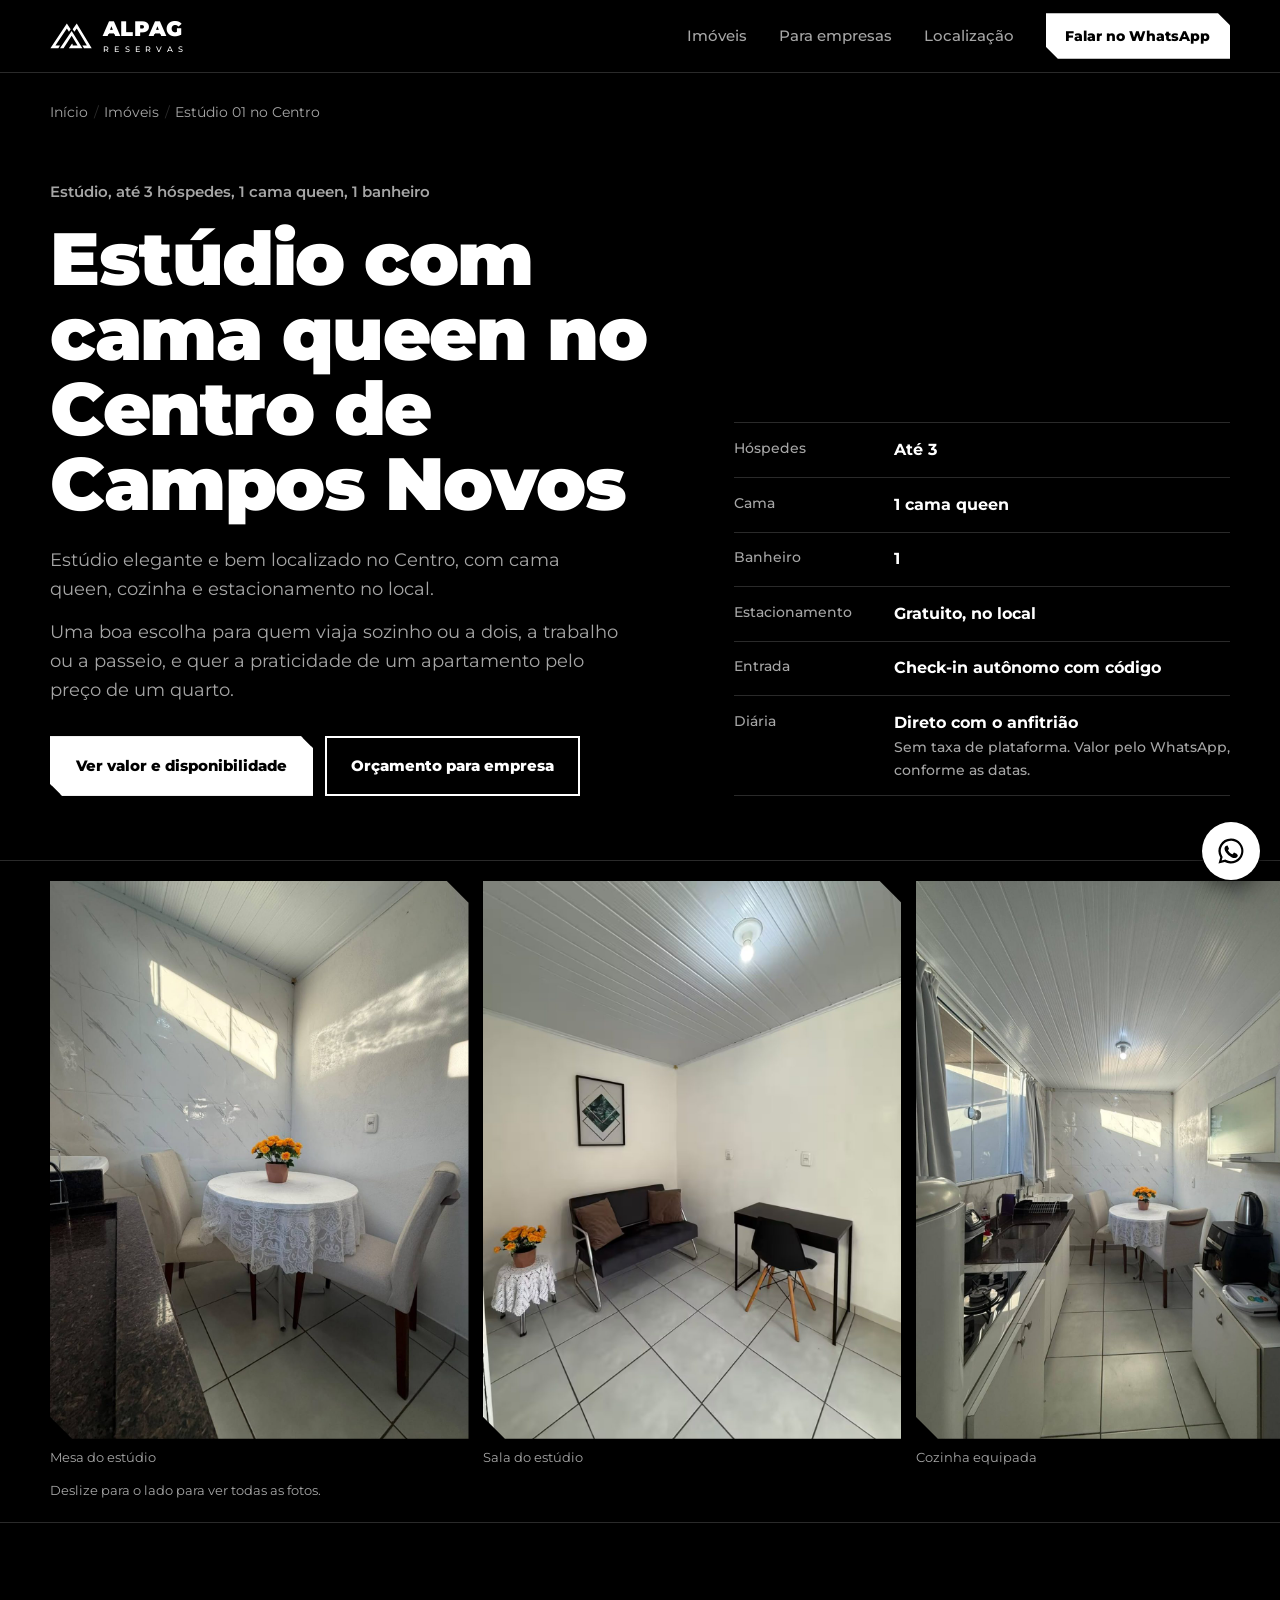
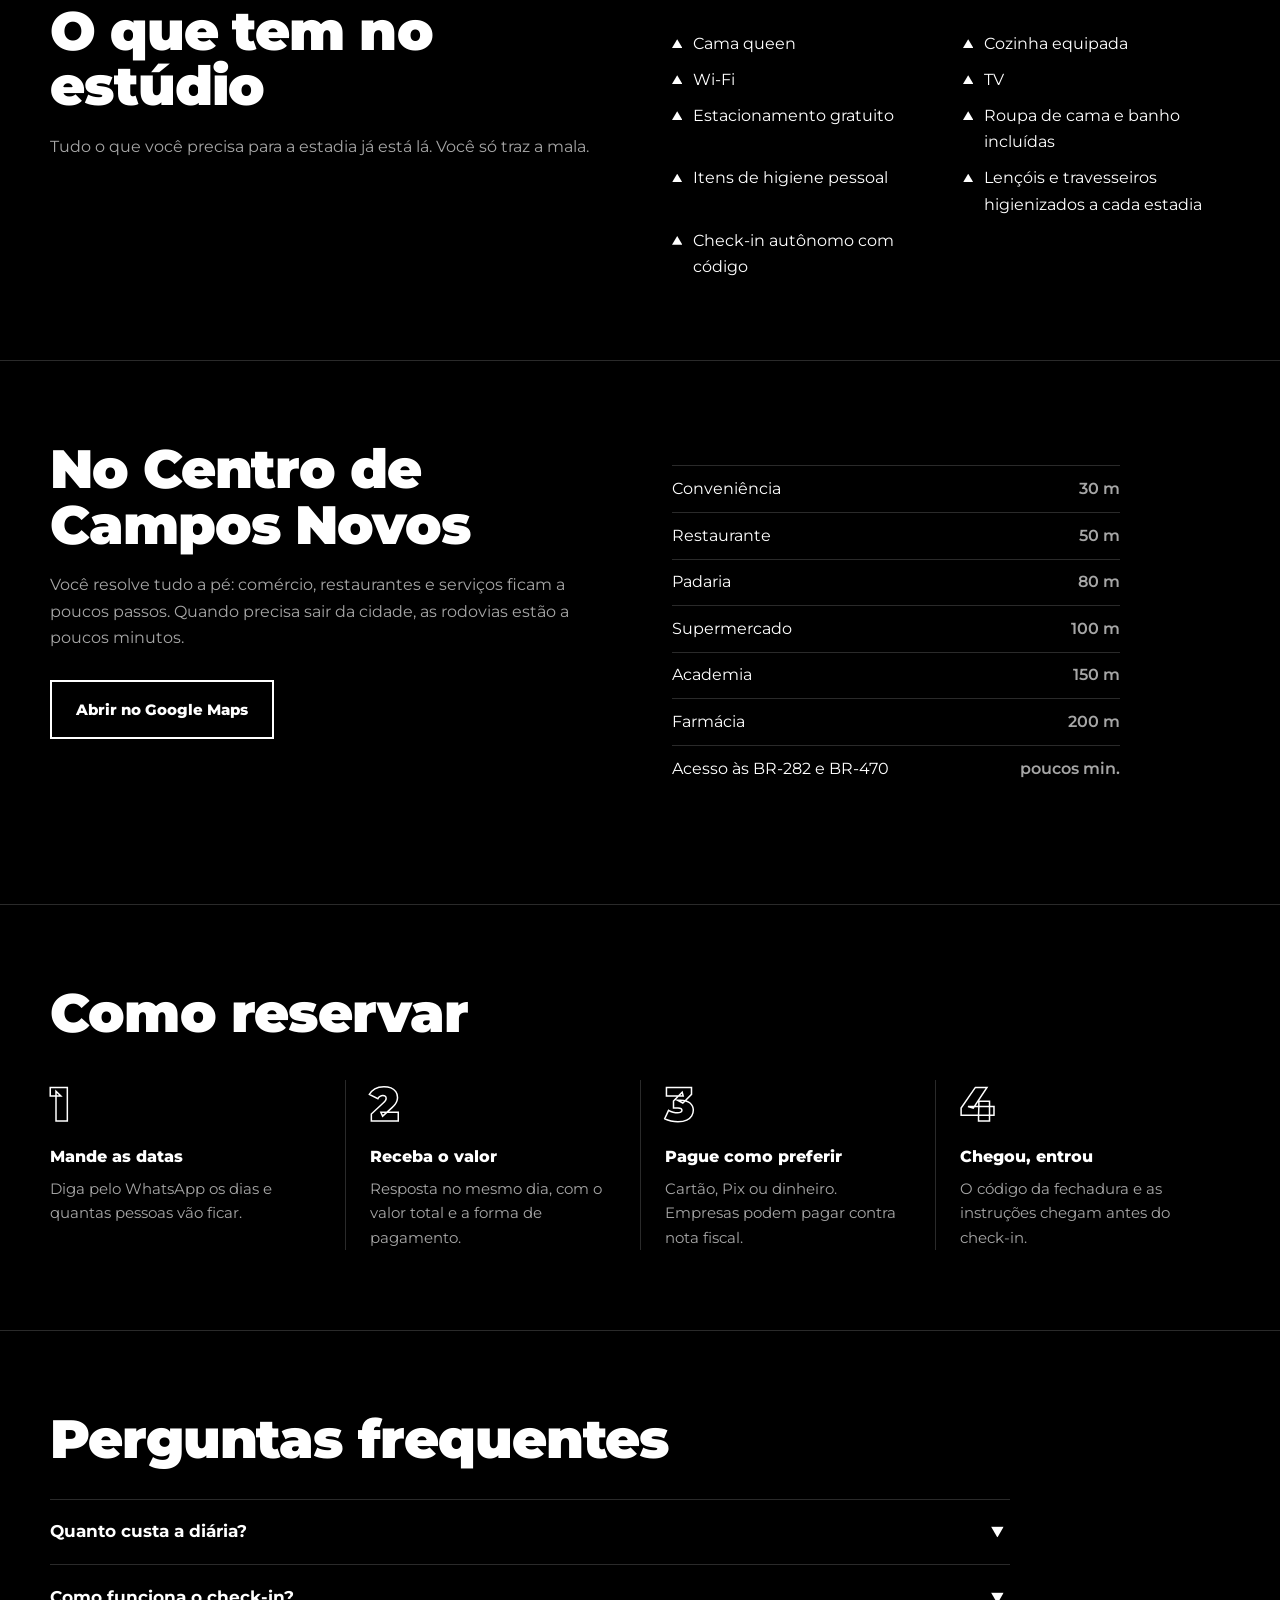
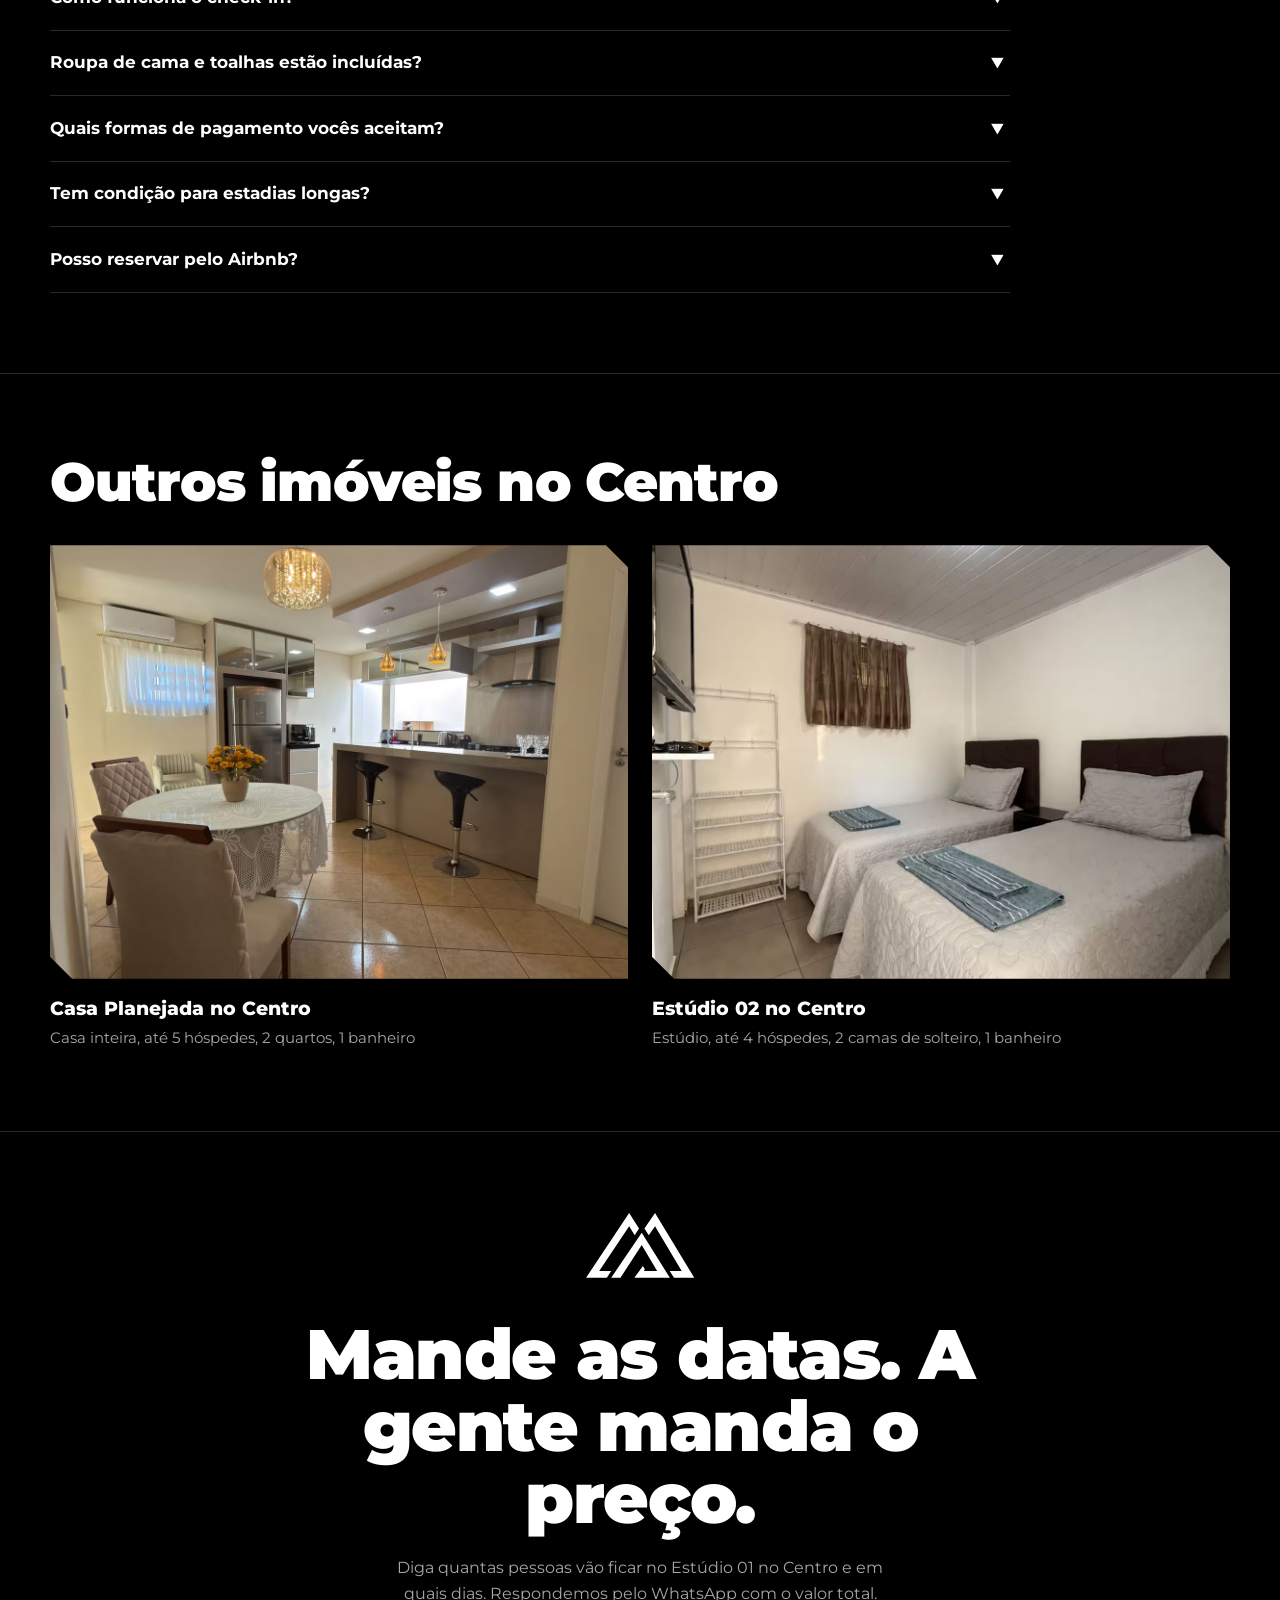
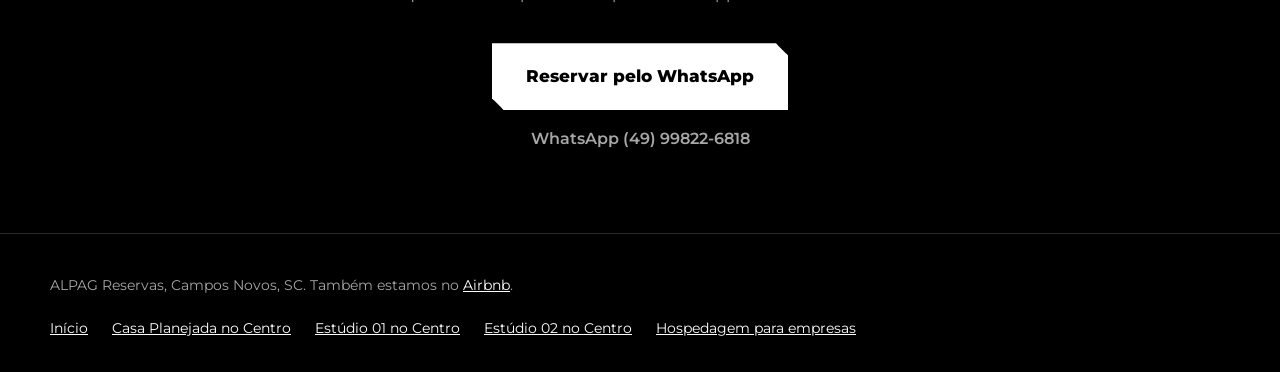
<file: estudio-01.html>
<!DOCTYPE html>
<html lang="pt-BR">
<head>
<meta charset="UTF-8">
<meta name="viewport" content="width=device-width, initial-scale=1.0">
<meta name="theme-color" content="#000000">
<title>Estúdio com cama queen por diária no Centro de Campos Novos | ALPAG Reservas</title>
<meta name="description" content="Estúdio no Centro de Campos Novos, SC, com cama queen, cozinha equipada, Wi-Fi e estacionamento gratuito. Para até 3 pessoas. Reserva direta pelo WhatsApp.">
<link rel="canonical" href="https://alpagltda.com.br/estudio-01">
<meta property="og:type" content="website">
<meta property="og:locale" content="pt_BR">
<meta property="og:site_name" content="ALPAG Reservas">
<meta property="og:title" content="Estúdio com cama queen por diária no Centro de Campos Novos | ALPAG Reservas">
<meta property="og:description" content="Estúdio no Centro de Campos Novos, SC, com cama queen, cozinha equipada, Wi-Fi e estacionamento gratuito. Para até 3 pessoas. Reserva direta pelo WhatsApp.">
<meta property="og:url" content="https://alpagltda.com.br/estudio-01">
<meta property="og:image" content="https://alpagltda.com.br/fotos/estudio-01-mesa.jpg">
<meta name="twitter:card" content="summary_large_image">
<link rel="icon" href="data:image/svg+xml,%3Csvg xmlns='http://www.w3.org/2000/svg' viewBox='240 230 750 460'%3E%3Crect x='240' y='230' width='750' height='460' fill='%23000'/%3E%3Cg fill='%23fff'%3E%3Cpolygon points='252,675 540,242 606,345 577,390 540,330 340,630 420,630 391,675'/%3E%3Cpolygon points='642,345 713,242 975,675 840,675 811,630 891,630 713,330 671,390'/%3E%3Cpolygon points='420,675 624,373 812,675 575,675 632,596 645,618 638,630 727,630 624,456 482,675'/%3E%3C/g%3E%3C/svg%3E">
<link rel="preconnect" href="https://fonts.googleapis.com">
<link rel="preconnect" href="https://fonts.gstatic.com" crossorigin>
<link href="https://fonts.googleapis.com/css2?family=Montserrat:wght@400;500;600;700;800;900&display=swap" rel="stylesheet">
<link rel="stylesheet" href="/estilo.css">
<script type="application/ld+json">
{
  "@context": "https://schema.org",
  "@graph": [
    {
      "@type": "LodgingBusiness",
      "@id": "https://alpagltda.com.br/#alpag",
      "name": "ALPAG Reservas",
      "url": "https://alpagltda.com.br/",
      "telephone": "+55 49 99822-6818"
    },
    {
      "@type": "Apartment",
      "@id": "https://alpagltda.com.br/estudio-01#imovel",
      "name": "Estúdio 01 no Centro",
      "url": "https://alpagltda.com.br/estudio-01",
      "description": "Estúdio no Centro de Campos Novos, SC, com cama queen, cozinha equipada, Wi-Fi e estacionamento gratuito. Para até 3 pessoas. Reserva direta pelo WhatsApp.",
      "image": [
        "https://alpagltda.com.br/fotos/estudio-01-mesa.jpg",
        "https://alpagltda.com.br/fotos/estudio-01-sala.jpg",
        "https://alpagltda.com.br/fotos/estudio-01-cozinha.jpg"
      ],
      "numberOfRooms": 1,
      "numberOfBathroomsTotal": 1,
      "occupancy": {
        "@type": "QuantitativeValue",
        "maxValue": 3
      },
      "amenityFeature": [
        {
          "@type": "LocationFeatureSpecification",
          "name": "Cozinha",
          "value": true
        },
        {
          "@type": "LocationFeatureSpecification",
          "name": "Wi-Fi",
          "value": true
        },
        {
          "@type": "LocationFeatureSpecification",
          "name": "TV",
          "value": true
        },
        {
          "@type": "LocationFeatureSpecification",
          "name": "Estacionamento gratuito",
          "value": true
        },
        {
          "@type": "LocationFeatureSpecification",
          "name": "Check-in autônomo",
          "value": true
        }
      ],
      "address": {
        "@type": "PostalAddress",
        "streetAddress": "Centro",
        "addressLocality": "Campos Novos",
        "addressRegion": "SC",
        "addressCountry": "BR"
      },
      "containedInPlace": {
        "@id": "https://alpagltda.com.br/#alpag"
      }
    },
    {
      "@type": "BreadcrumbList",
      "itemListElement": [
        {
          "@type": "ListItem",
          "position": 1,
          "name": "Início",
          "item": "https://alpagltda.com.br/"
        },
        {
          "@type": "ListItem",
          "position": 2,
          "name": "Estúdio 01 no Centro",
          "item": "https://alpagltda.com.br/estudio-01"
        }
      ]
    }
  ]
}
</script>
</head>
<body>

<svg width="0" height="0" style="position:absolute" aria-hidden="true">
  <defs>
    <g id="montanhas">
      <polygon points="252,675 540,242 606,345 577,390 540,330 340,630 420,630 391,675"/>
      <polygon points="642,345 713,242 975,675 840,675 811,630 891,630 713,330 671,390"/>
      <polygon points="420,675 624,373 812,675 575,675 632,596 645,618 638,630 727,630 624,456 482,675"/>
    </g>
  </defs>
</svg>
<header>
  <div class="wrap">
    <a class="brand" href="/" aria-label="ALPAG Reservas, página inicial">
      <svg class="marca" viewBox="245 235 735 445" aria-hidden="true"><use href="#montanhas"/></svg>
      <span class="brand-texto"><b>ALPAG</b><small>RESERVAS</small></span>
    </a>
    <nav>
      <a href="/#imoveis">Imóveis</a>
      <a href="/empresas">Para empresas</a>
      <a href="/#localizacao">Localização</a>
      <a class="btn" href="https://wa.me/5549998226818?text=Ol%C3%A1%21%20Vi%20a%20p%C3%A1gina%20do%20Est%C3%BAdio%2001%20no%20Centro%20no%20site%20e%20quero%20saber%20o%20valor%20e%20a%20disponibilidade." target="_blank" rel="noopener">Falar no WhatsApp</a>
    </nav>
  </div>
</header>

<main>
  <nav class="migalhas wrap" aria-label="Você está em"><ol><li><a href="/">Início</a></li><li><a href="/#imoveis">Imóveis</a></li><li aria-current="page">Estúdio 01 no Centro</li></ol></nav>

  <div class="topo">
    <div class="wrap topo-grade">
      <div>
        <p class="meta">Estúdio, até 3 hóspedes, 1 cama queen, 1 banheiro</p>
        <h1>Estúdio com cama queen no Centro de Campos Novos</h1>
        <p class="lead">Estúdio elegante e bem localizado no Centro, com cama queen, cozinha e estacionamento no local.</p><p class="lead">Uma boa escolha para quem viaja sozinho ou a dois, a trabalho ou a passeio, e quer a praticidade de um apartamento pelo preço de um quarto.</p>
        <div class="acoes">
          <a class="btn" href="https://wa.me/5549998226818?text=Ol%C3%A1%21%20Vi%20a%20p%C3%A1gina%20do%20Est%C3%BAdio%2001%20no%20Centro%20no%20site%20e%20quero%20saber%20o%20valor%20e%20a%20disponibilidade." target="_blank" rel="noopener">Ver valor e disponibilidade</a>
          <a class="btn ghost" href="https://wa.me/5549998226818?text=Ol%C3%A1%21%20Sou%20de%20uma%20empresa%20e%20quero%20um%20or%C3%A7amento%20para%20o%20Est%C3%BAdio%2001%20no%20Centro." target="_blank" rel="noopener">Orçamento para empresa</a>
        </div>
      </div>
      <dl class="ficha">
          <div><dt>Hóspedes</dt><dd>Até 3</dd></div>
          <div><dt>Cama</dt><dd>1 cama queen</dd></div>
          <div><dt>Banheiro</dt><dd>1</dd></div>
          <div><dt>Estacionamento</dt><dd>Gratuito, no local</dd></div>
          <div><dt>Entrada</dt><dd>Check-in autônomo com código</dd></div>
          <div><dt>Diária</dt><dd>Direto com o anfitrião<span class="preco-nota">Sem taxa de plataforma. Valor pelo WhatsApp, conforme as datas.</span></dd></div>
      </dl>
    </div>
  </div>

  <div class="tira-sec">
    <div class="tira" tabindex="0" aria-label="Fotos do Estúdio 01 no Centro">
      <figure><img src="/fotos/estudio-01-mesa.jpg" alt="Mesa do estúdio, Estúdio 01 no Centro, Campos Novos" width="600" height="800"><figcaption>Mesa do estúdio</figcaption></figure>
      <figure><img src="/fotos/estudio-01-sala.jpg" alt="Sala do estúdio, Estúdio 01 no Centro, Campos Novos" width="600" height="800" loading="lazy"><figcaption>Sala do estúdio</figcaption></figure>
      <figure><img src="/fotos/estudio-01-cozinha.jpg" alt="Cozinha equipada, Estúdio 01 no Centro, Campos Novos" width="600" height="800" loading="lazy"><figcaption>Cozinha equipada</figcaption></figure>
    </div>
    <p class="tira-dica">Deslize para o lado para ver todas as fotos.</p>
  </div>

  <section>
    <div class="wrap duas">
      <div class="texto">
        <h2>O que tem no estúdio</h2>
        <p>Tudo o que você precisa para a estadia já está lá. Você só traz a mala.</p>
      </div>
      <ul class="itens"><li>Cama queen</li><li>Cozinha equipada</li><li>Wi-Fi</li><li>TV</li><li>Estacionamento gratuito</li><li>Roupa de cama e banho incluídas</li><li>Itens de higiene pessoal</li><li>Lençóis e travesseiros higienizados a cada estadia</li><li>Check-in autônomo com código</li></ul>
    </div>
  </section>

  <section>
    <div class="wrap duas">
      <div class="texto">
        <h2>No Centro de Campos Novos</h2>
        <p>Você resolve tudo a pé: comércio, restaurantes e serviços ficam a poucos passos. Quando precisa sair da cidade, as rodovias estão a poucos minutos.</p>
        <a class="btn ghost" style="margin-top:1.75rem" href="https://www.google.com/maps/search/?api=1&query=Rua%20Tancredo%20Neves%2C%20Centro%2C%20Campos%20Novos%20-%20SC" target="_blank" rel="noopener">Abrir no Google Maps</a>
      </div>
      <ul class="perto"><li><span>Conveniência</span><span>30 m</span></li><li><span>Restaurante</span><span>50 m</span></li><li><span>Padaria</span><span>80 m</span></li><li><span>Supermercado</span><span>100 m</span></li><li><span>Academia</span><span>150 m</span></li><li><span>Farmácia</span><span>200 m</span></li><li><span>Acesso às BR-282 e BR-470</span><span>poucos min.</span></li></ul>
    </div>
  </section>

  <section>
    <div class="wrap">
      <h2>Como reservar</h2>
      <div class="passos">
        <div class="passo"><strong>Mande as datas</strong><p>Diga pelo WhatsApp os dias e quantas pessoas vão ficar.</p></div>
        <div class="passo"><strong>Receba o valor</strong><p>Resposta no mesmo dia, com o valor total e a forma de pagamento.</p></div>
        <div class="passo"><strong>Pague como preferir</strong><p>Cartão, Pix ou dinheiro. Empresas podem pagar contra nota fiscal.</p></div>
        <div class="passo"><strong>Chegou, entrou</strong><p>O código da fechadura e as instruções chegam antes do check-in.</p></div>
      </div>
    </div>
  </section>

  <section>
    <div class="wrap">
      <h2>Perguntas frequentes</h2>
      <div class="faq">
        <details><summary>Quanto custa a diária?</summary><p>O valor depende das datas e do número de hóspedes. Mande uma mensagem pelo WhatsApp e respondemos no mesmo dia com o valor total, sem taxa de plataforma.</p></details>
        <details><summary>Como funciona o check-in?</summary><p>É autônomo. Antes da chegada, você recebe pelo WhatsApp o código da fechadura e as instruções de entrada. Não tem recepção nem fila.</p></details>
        <details><summary>Roupa de cama e toalhas estão incluídas?</summary><p>Sim. Roupa de cama e banho e itens de higiene pessoal estão incluídos, e lençóis e travesseiros são higienizados a cada estadia.</p></details>
        <details><summary>Quais formas de pagamento vocês aceitam?</summary><p>Cartão, Pix ou dinheiro. Empresas podem pagar contra nota fiscal, no faturamento combinado.</p></details>
        <details><summary>Tem condição para estadias longas?</summary><p>Sim. Para períodos mais longos, peça um orçamento pelo WhatsApp. Para empresas, estadias acima de 7 diárias têm tarifa reduzida.</p></details>
        <details><summary>Posso reservar pelo Airbnb?</summary><p>Pode. Este imóvel também está no <a href="https://www.airbnb.com.br/rooms/1745908216322106180" target="_blank" rel="noopener">Airbnb</a>, mas reservando direto pelo WhatsApp você não paga a taxa da plataforma.</p></details>
      </div>
    </div>
  </section>

  <section>
    <div class="wrap">
      <h2>Outros imóveis no Centro</h2>
      <div class="outros">
        <a class="outro" href="/casa-centro">
          <img src="/fotos/casa-sala-cozinha.jpg" alt="Casa Planejada no Centro" loading="lazy">
          <strong>Casa Planejada no Centro</strong>
          <span>Casa inteira, até 5 hóspedes, 2 quartos, 1 banheiro</span>
        </a>
        <a class="outro" href="/estudio-02">
          <img src="/fotos/estudio-02-quarto.jpg" alt="Estúdio 02 no Centro" loading="lazy">
          <strong>Estúdio 02 no Centro</strong>
          <span>Estúdio, até 4 hóspedes, 2 camas de solteiro, 1 banheiro</span>
        </a>
      </div>
    </div>
  </section>

  <section class="contato">
    <div class="wrap">
      <svg class="marca marca-grande" viewBox="245 235 735 445" aria-hidden="true"><use href="#montanhas"/></svg>
      <h2>Mande as datas. A gente manda o preço.</h2>
      <p>Diga quantas pessoas vão ficar no Estúdio 01 no Centro e em quais dias. Respondemos pelo WhatsApp com o valor total.</p>
      <a class="btn" href="https://wa.me/5549998226818?text=Ol%C3%A1%21%20Vi%20a%20p%C3%A1gina%20do%20Est%C3%BAdio%2001%20no%20Centro%20no%20site%20e%20quero%20saber%20o%20valor%20e%20a%20disponibilidade." target="_blank" rel="noopener">Reservar pelo WhatsApp</a>
      <span class="numero">WhatsApp (49) 99822-6818</span>
    </div>
  </section>

</main>

<footer>
  <div class="wrap">
    <span>ALPAG Reservas, Campos Novos, SC. Também estamos no <a href="https://www.airbnb.com.br/users/profile/1545907059866512621" target="_blank" rel="noopener">Airbnb</a>.</span>
    <ul>
      <li><a href="/">Início</a></li>
      <li><a href="/casa-centro">Casa Planejada no Centro</a></li><li><a href="/estudio-01">Estúdio 01 no Centro</a></li><li><a href="/estudio-02">Estúdio 02 no Centro</a></li>
      <li><a href="/empresas">Hospedagem para empresas</a></li>
    </ul>
  </div>
</footer>

<a class="zap-flutuante" href="https://wa.me/5549998226818?text=Ol%C3%A1%21%20Vi%20a%20p%C3%A1gina%20do%20Est%C3%BAdio%2001%20no%20Centro%20no%20site%20e%20quero%20saber%20o%20valor%20e%20a%20disponibilidade." target="_blank" rel="noopener" aria-label="Falar no WhatsApp">
  <svg viewBox="0 0 24 24"><path d="M12 2a10 10 0 0 0-8.6 15.1L2 22l5-1.3A10 10 0 1 0 12 2zm0 18.2a8.2 8.2 0 0 1-4.2-1.2l-.3-.2-3 .8.8-2.9-.2-.3A8.2 8.2 0 1 1 12 20.2zm4.5-6.1c-.2-.1-1.5-.7-1.7-.8s-.4-.1-.6.1-.6.8-.8 1-.3.2-.5.1a6.7 6.7 0 0 1-3.3-2.9c-.3-.4.2-.4.7-1.3.1-.2 0-.3 0-.4l-.8-1.8c-.2-.5-.4-.4-.6-.4h-.5a1 1 0 0 0-.7.3 3 3 0 0 0-.9 2.2 5.2 5.2 0 0 0 1.1 2.7 11.8 11.8 0 0 0 4.5 4c1.7.7 2.3.8 3.1.6a2.6 2.6 0 0 0 1.7-1.2 2 2 0 0 0 .2-1.2c-.1-.1-.3-.2-.5-.3z"/></svg>
</a>

</body>
</html>
</file>
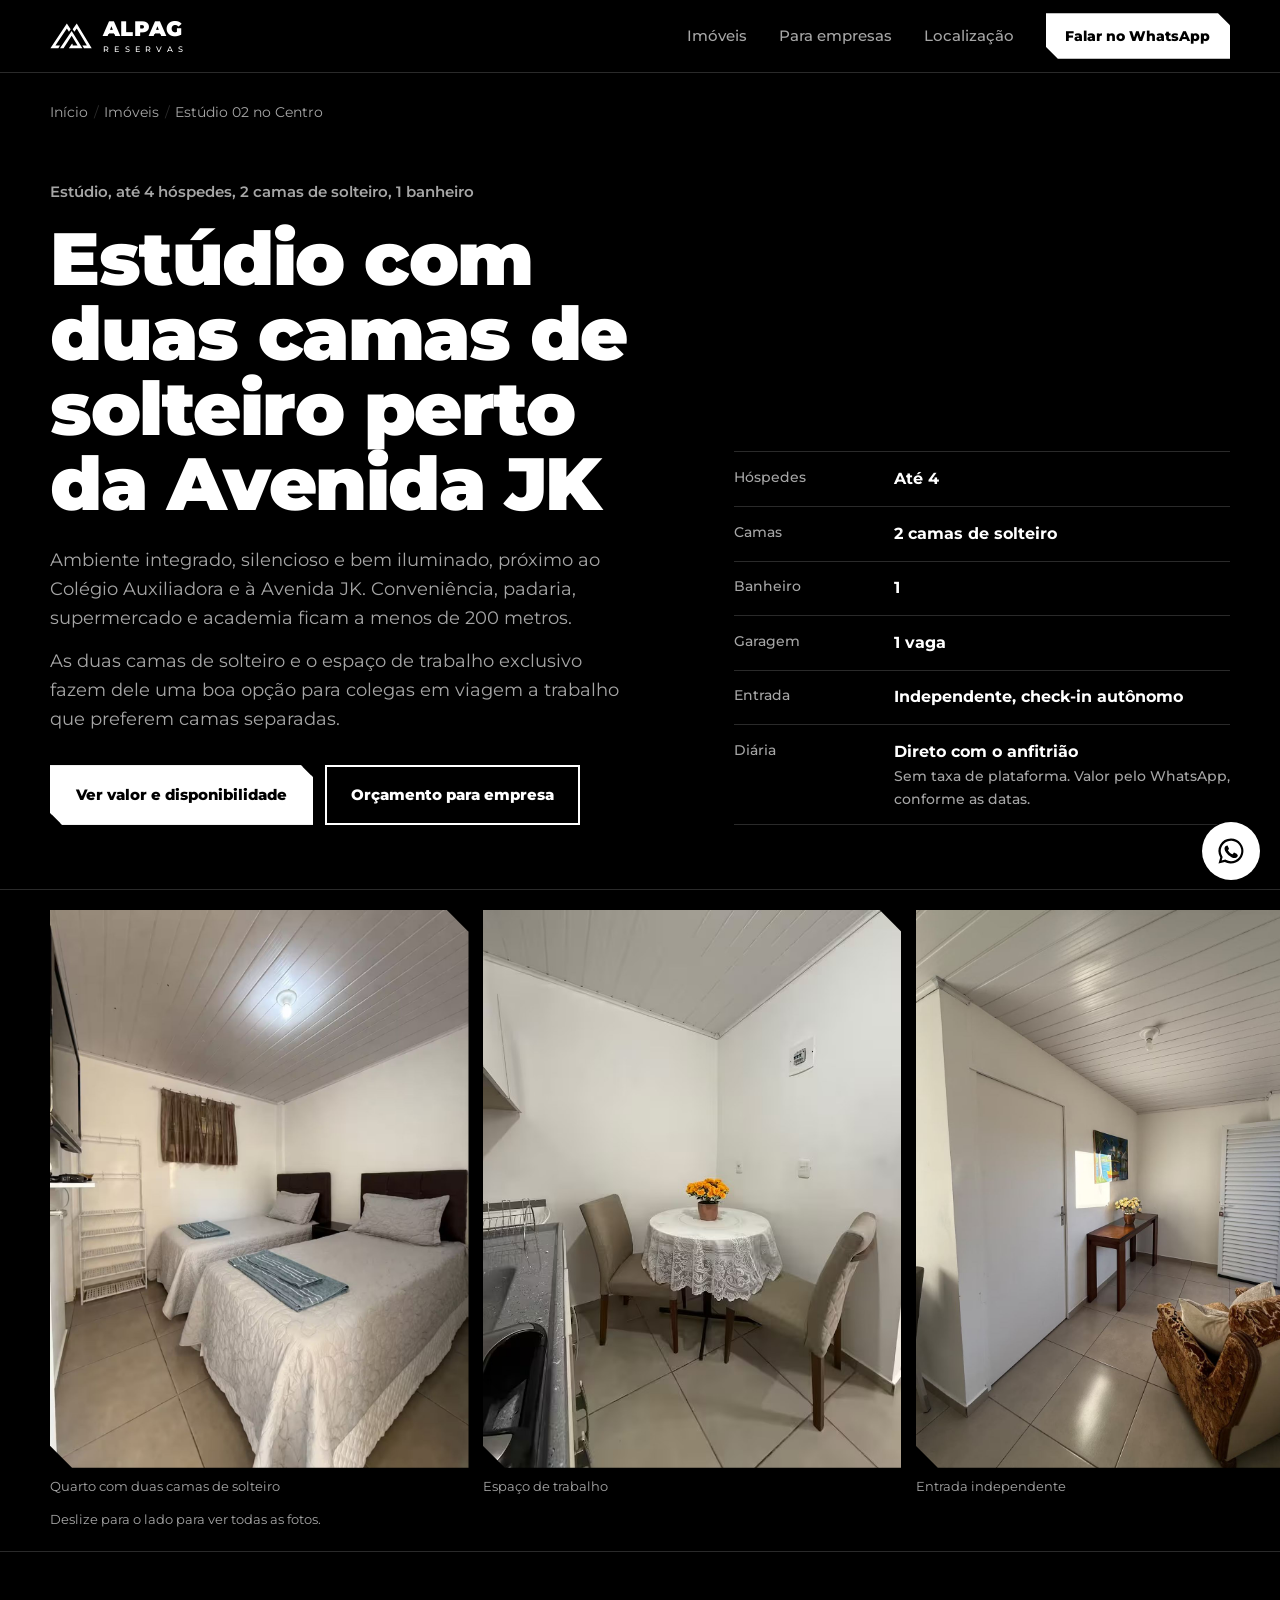
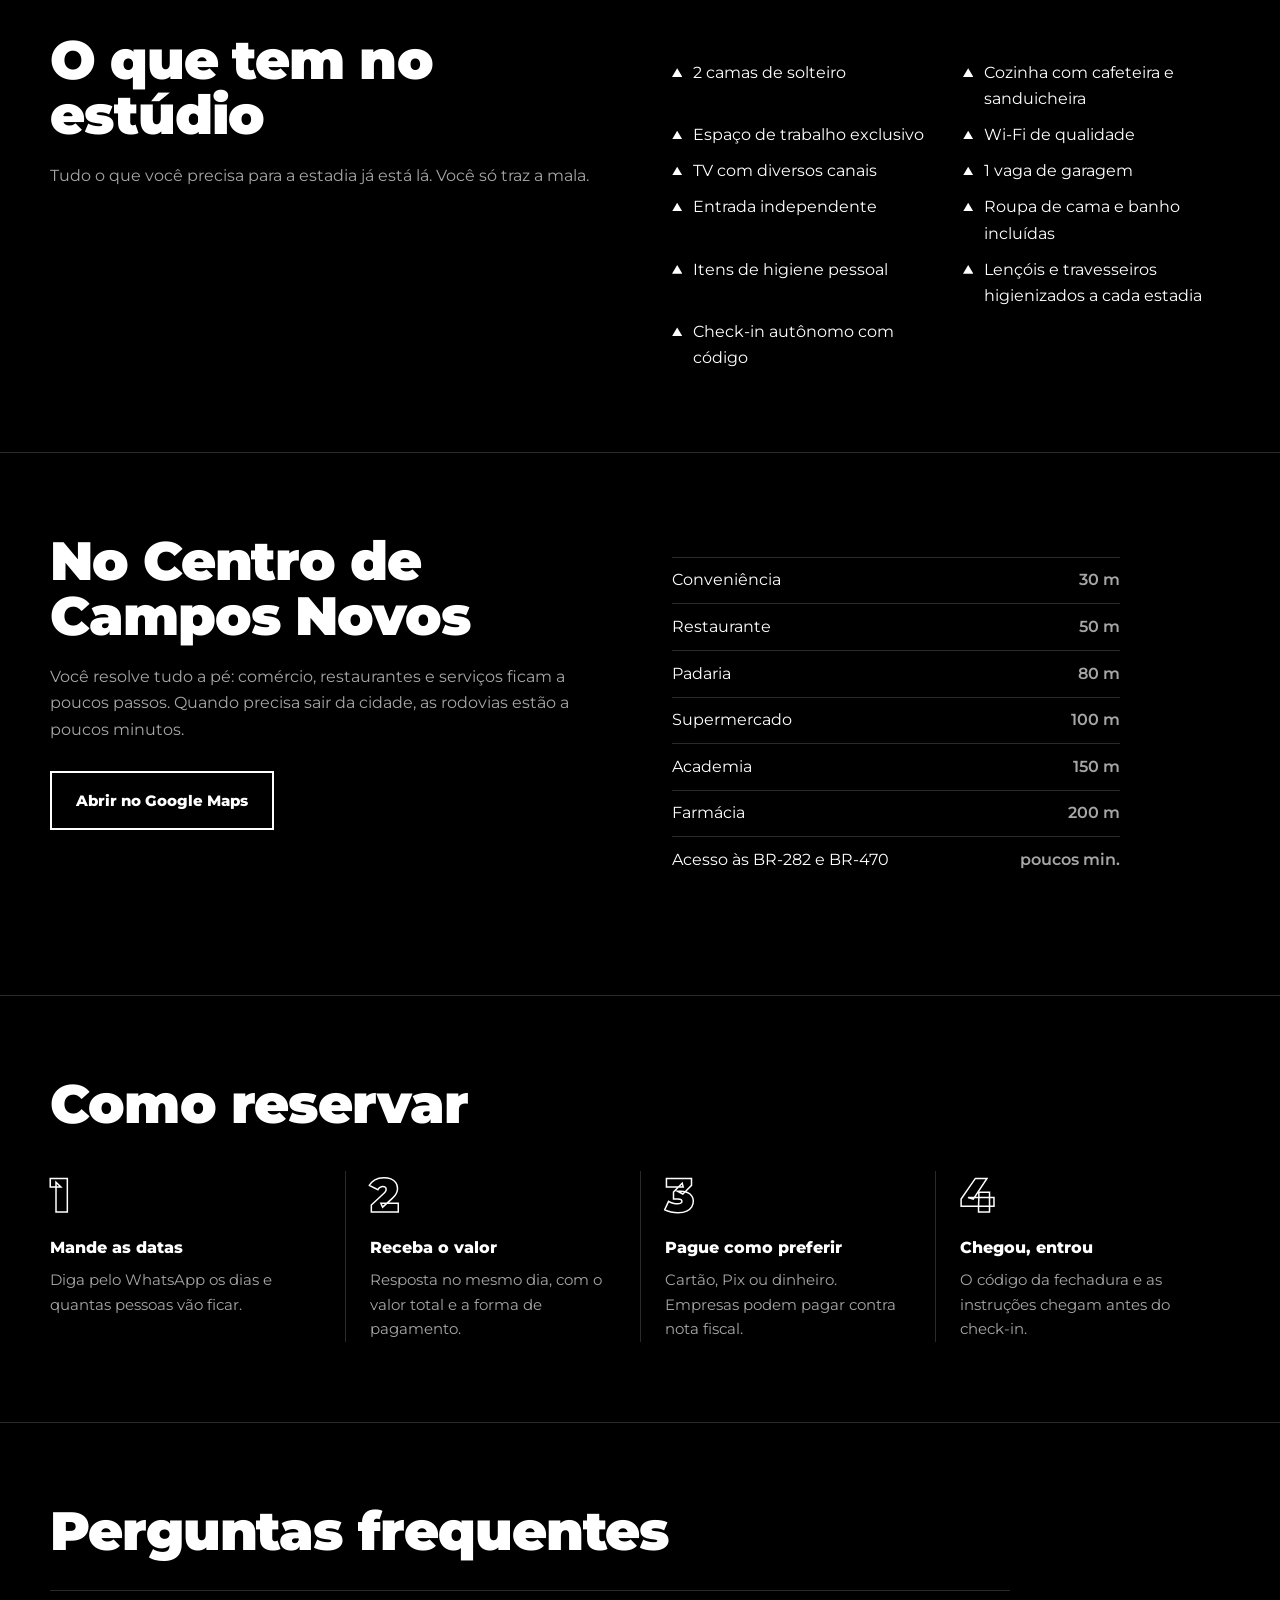
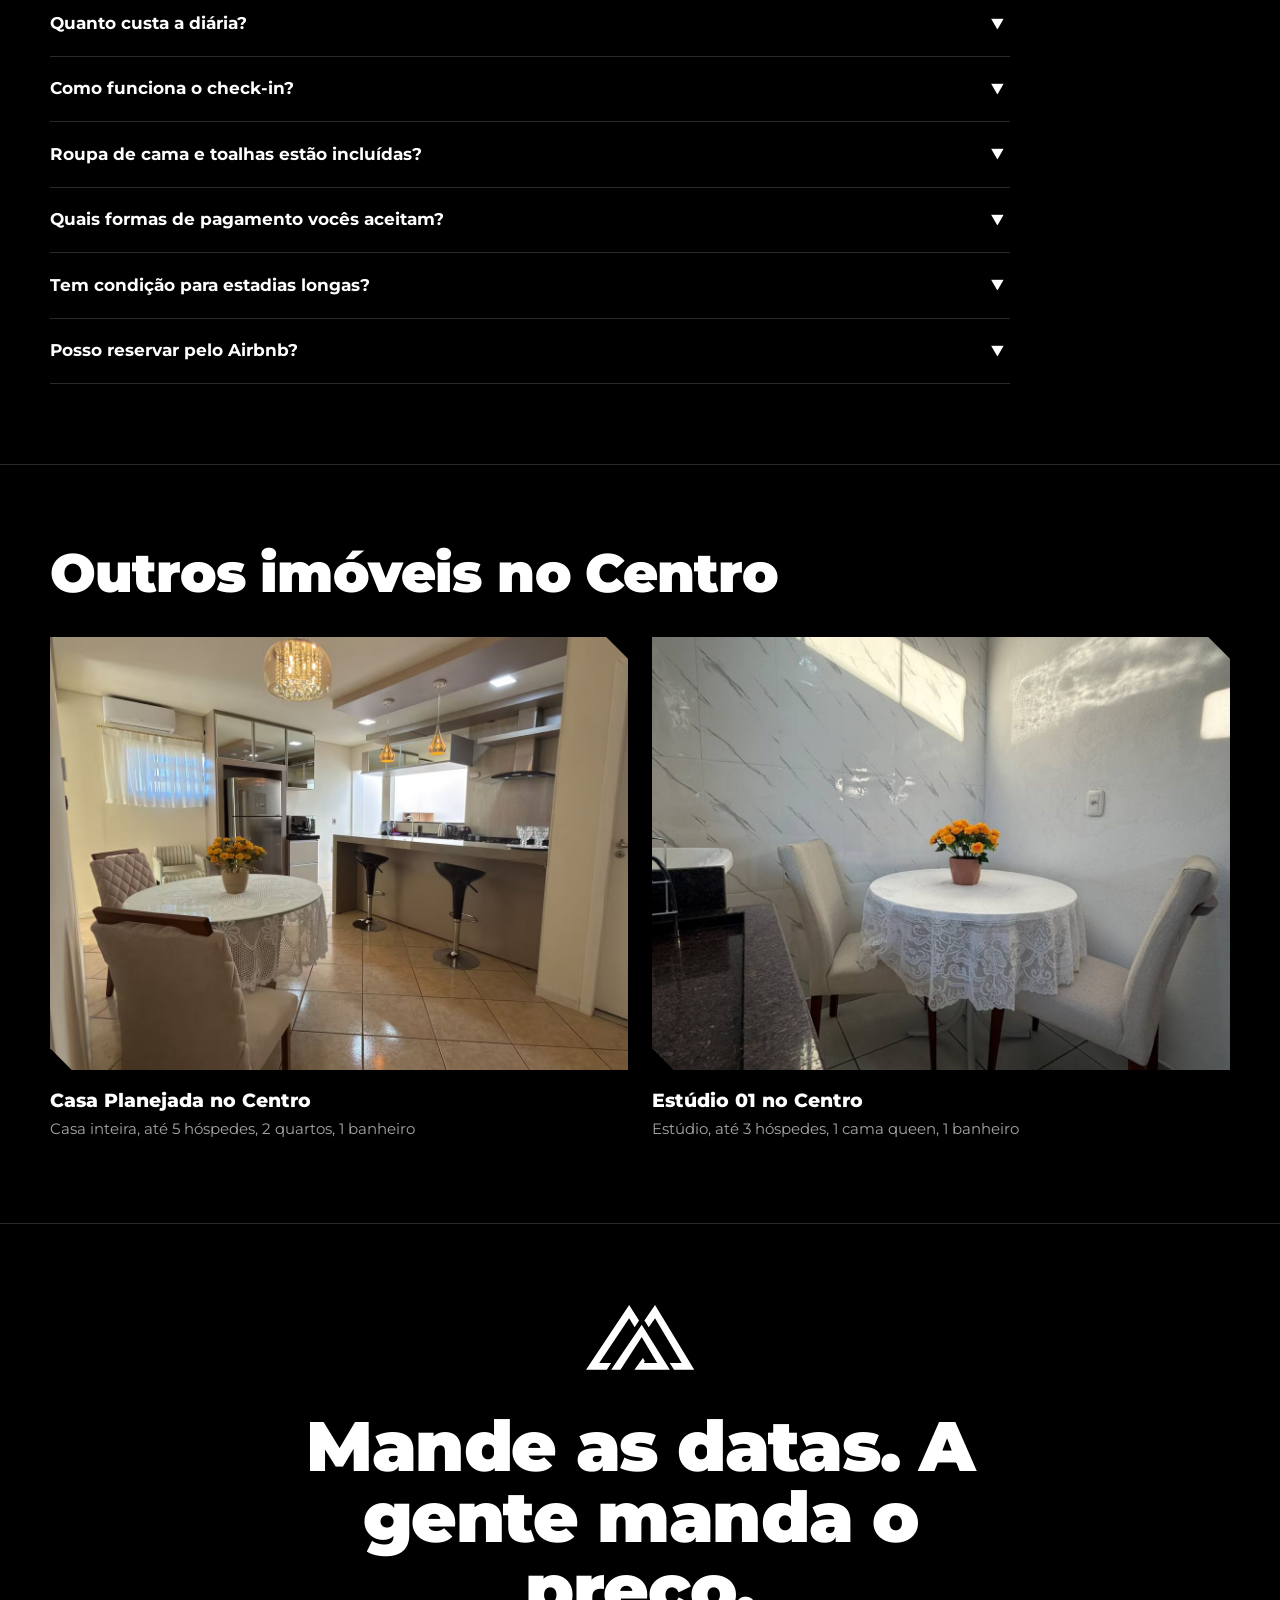
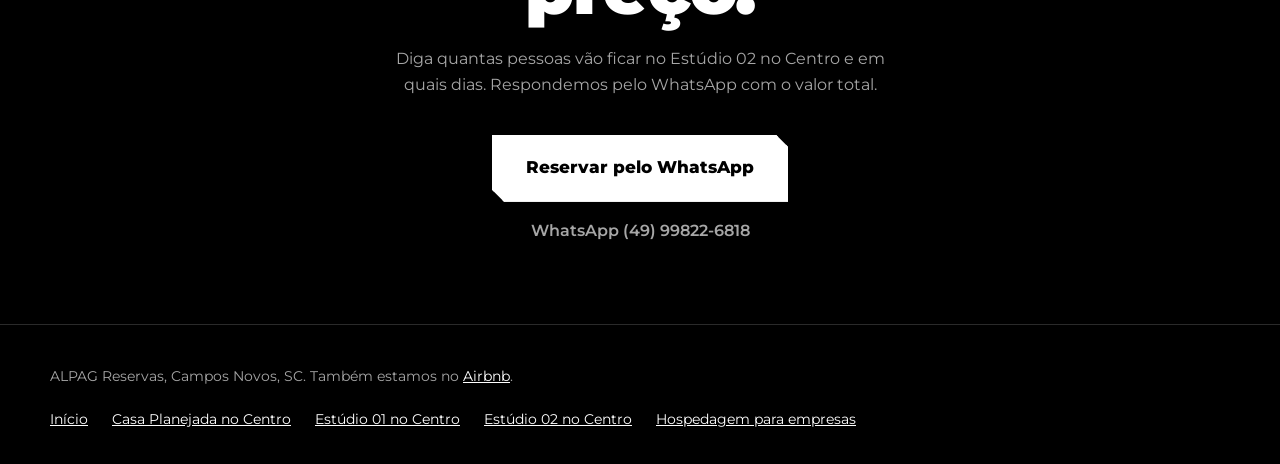
<file: estudio-02.html>
<!DOCTYPE html>
<html lang="pt-BR">
<head>
<meta charset="UTF-8">
<meta name="viewport" content="width=device-width, initial-scale=1.0">
<meta name="theme-color" content="#000000">
<title>Estúdio por diária perto da Av. JK, em Campos Novos, SC | ALPAG Reservas</title>
<meta name="description" content="Estúdio no Centro de Campos Novos, perto da Av. JK e do Colégio Auxiliadora. 2 camas de solteiro, espaço de trabalho, garagem e entrada independente.">
<link rel="canonical" href="https://alpagltda.com.br/estudio-02">
<meta property="og:type" content="website">
<meta property="og:locale" content="pt_BR">
<meta property="og:site_name" content="ALPAG Reservas">
<meta property="og:title" content="Estúdio por diária perto da Av. JK, em Campos Novos, SC | ALPAG Reservas">
<meta property="og:description" content="Estúdio no Centro de Campos Novos, perto da Av. JK e do Colégio Auxiliadora. 2 camas de solteiro, espaço de trabalho, garagem e entrada independente.">
<meta property="og:url" content="https://alpagltda.com.br/estudio-02">
<meta property="og:image" content="https://alpagltda.com.br/fotos/estudio-02-quarto.jpg">
<meta name="twitter:card" content="summary_large_image">
<link rel="icon" href="data:image/svg+xml,%3Csvg xmlns='http://www.w3.org/2000/svg' viewBox='240 230 750 460'%3E%3Crect x='240' y='230' width='750' height='460' fill='%23000'/%3E%3Cg fill='%23fff'%3E%3Cpolygon points='252,675 540,242 606,345 577,390 540,330 340,630 420,630 391,675'/%3E%3Cpolygon points='642,345 713,242 975,675 840,675 811,630 891,630 713,330 671,390'/%3E%3Cpolygon points='420,675 624,373 812,675 575,675 632,596 645,618 638,630 727,630 624,456 482,675'/%3E%3C/g%3E%3C/svg%3E">
<link rel="preconnect" href="https://fonts.googleapis.com">
<link rel="preconnect" href="https://fonts.gstatic.com" crossorigin>
<link href="https://fonts.googleapis.com/css2?family=Montserrat:wght@400;500;600;700;800;900&display=swap" rel="stylesheet">
<link rel="stylesheet" href="/estilo.css">
<script type="application/ld+json">
{
  "@context": "https://schema.org",
  "@graph": [
    {
      "@type": "LodgingBusiness",
      "@id": "https://alpagltda.com.br/#alpag",
      "name": "ALPAG Reservas",
      "url": "https://alpagltda.com.br/",
      "telephone": "+55 49 99822-6818"
    },
    {
      "@type": "Apartment",
      "@id": "https://alpagltda.com.br/estudio-02#imovel",
      "name": "Estúdio 02 no Centro",
      "url": "https://alpagltda.com.br/estudio-02",
      "description": "Estúdio no Centro de Campos Novos, perto da Av. JK e do Colégio Auxiliadora. 2 camas de solteiro, espaço de trabalho, garagem e entrada independente.",
      "image": [
        "https://alpagltda.com.br/fotos/estudio-02-quarto.jpg",
        "https://alpagltda.com.br/fotos/estudio-02-mesa.jpg",
        "https://alpagltda.com.br/fotos/estudio-02-entrada.jpg"
      ],
      "numberOfRooms": 1,
      "numberOfBathroomsTotal": 1,
      "occupancy": {
        "@type": "QuantitativeValue",
        "maxValue": 4
      },
      "amenityFeature": [
        {
          "@type": "LocationFeatureSpecification",
          "name": "Cozinha",
          "value": true
        },
        {
          "@type": "LocationFeatureSpecification",
          "name": "Espaço de trabalho",
          "value": true
        },
        {
          "@type": "LocationFeatureSpecification",
          "name": "Wi-Fi",
          "value": true
        },
        {
          "@type": "LocationFeatureSpecification",
          "name": "TV",
          "value": true
        },
        {
          "@type": "LocationFeatureSpecification",
          "name": "Garagem",
          "value": true
        },
        {
          "@type": "LocationFeatureSpecification",
          "name": "Entrada independente",
          "value": true
        },
        {
          "@type": "LocationFeatureSpecification",
          "name": "Check-in autônomo",
          "value": true
        }
      ],
      "address": {
        "@type": "PostalAddress",
        "streetAddress": "Centro",
        "addressLocality": "Campos Novos",
        "addressRegion": "SC",
        "addressCountry": "BR"
      },
      "containedInPlace": {
        "@id": "https://alpagltda.com.br/#alpag"
      }
    },
    {
      "@type": "BreadcrumbList",
      "itemListElement": [
        {
          "@type": "ListItem",
          "position": 1,
          "name": "Início",
          "item": "https://alpagltda.com.br/"
        },
        {
          "@type": "ListItem",
          "position": 2,
          "name": "Estúdio 02 no Centro",
          "item": "https://alpagltda.com.br/estudio-02"
        }
      ]
    }
  ]
}
</script>
</head>
<body>

<svg width="0" height="0" style="position:absolute" aria-hidden="true">
  <defs>
    <g id="montanhas">
      <polygon points="252,675 540,242 606,345 577,390 540,330 340,630 420,630 391,675"/>
      <polygon points="642,345 713,242 975,675 840,675 811,630 891,630 713,330 671,390"/>
      <polygon points="420,675 624,373 812,675 575,675 632,596 645,618 638,630 727,630 624,456 482,675"/>
    </g>
  </defs>
</svg>
<header>
  <div class="wrap">
    <a class="brand" href="/" aria-label="ALPAG Reservas, página inicial">
      <svg class="marca" viewBox="245 235 735 445" aria-hidden="true"><use href="#montanhas"/></svg>
      <span class="brand-texto"><b>ALPAG</b><small>RESERVAS</small></span>
    </a>
    <nav>
      <a href="/#imoveis">Imóveis</a>
      <a href="/empresas">Para empresas</a>
      <a href="/#localizacao">Localização</a>
      <a class="btn" href="https://wa.me/5549998226818?text=Ol%C3%A1%21%20Vi%20a%20p%C3%A1gina%20do%20Est%C3%BAdio%2002%20no%20Centro%20no%20site%20e%20quero%20saber%20o%20valor%20e%20a%20disponibilidade." target="_blank" rel="noopener">Falar no WhatsApp</a>
    </nav>
  </div>
</header>

<main>
  <nav class="migalhas wrap" aria-label="Você está em"><ol><li><a href="/">Início</a></li><li><a href="/#imoveis">Imóveis</a></li><li aria-current="page">Estúdio 02 no Centro</li></ol></nav>

  <div class="topo">
    <div class="wrap topo-grade">
      <div>
        <p class="meta">Estúdio, até 4 hóspedes, 2 camas de solteiro, 1 banheiro</p>
        <h1>Estúdio com duas camas de solteiro perto da Avenida JK</h1>
        <p class="lead">Ambiente integrado, silencioso e bem iluminado, próximo ao Colégio Auxiliadora e à Avenida JK. Conveniência, padaria, supermercado e academia ficam a menos de 200 metros.</p><p class="lead">As duas camas de solteiro e o espaço de trabalho exclusivo fazem dele uma boa opção para colegas em viagem a trabalho que preferem camas separadas.</p>
        <div class="acoes">
          <a class="btn" href="https://wa.me/5549998226818?text=Ol%C3%A1%21%20Vi%20a%20p%C3%A1gina%20do%20Est%C3%BAdio%2002%20no%20Centro%20no%20site%20e%20quero%20saber%20o%20valor%20e%20a%20disponibilidade." target="_blank" rel="noopener">Ver valor e disponibilidade</a>
          <a class="btn ghost" href="https://wa.me/5549998226818?text=Ol%C3%A1%21%20Sou%20de%20uma%20empresa%20e%20quero%20um%20or%C3%A7amento%20para%20o%20Est%C3%BAdio%2002%20no%20Centro." target="_blank" rel="noopener">Orçamento para empresa</a>
        </div>
      </div>
      <dl class="ficha">
          <div><dt>Hóspedes</dt><dd>Até 4</dd></div>
          <div><dt>Camas</dt><dd>2 camas de solteiro</dd></div>
          <div><dt>Banheiro</dt><dd>1</dd></div>
          <div><dt>Garagem</dt><dd>1 vaga</dd></div>
          <div><dt>Entrada</dt><dd>Independente, check-in autônomo</dd></div>
          <div><dt>Diária</dt><dd>Direto com o anfitrião<span class="preco-nota">Sem taxa de plataforma. Valor pelo WhatsApp, conforme as datas.</span></dd></div>
      </dl>
    </div>
  </div>

  <div class="tira-sec">
    <div class="tira" tabindex="0" aria-label="Fotos do Estúdio 02 no Centro">
      <figure><img src="/fotos/estudio-02-quarto.jpg" alt="Quarto com duas camas de solteiro, Estúdio 02 no Centro, Campos Novos" width="600" height="800"><figcaption>Quarto com duas camas de solteiro</figcaption></figure>
      <figure><img src="/fotos/estudio-02-mesa.jpg" alt="Espaço de trabalho, Estúdio 02 no Centro, Campos Novos" width="600" height="800" loading="lazy"><figcaption>Espaço de trabalho</figcaption></figure>
      <figure><img src="/fotos/estudio-02-entrada.jpg" alt="Entrada independente, Estúdio 02 no Centro, Campos Novos" width="600" height="800" loading="lazy"><figcaption>Entrada independente</figcaption></figure>
    </div>
    <p class="tira-dica">Deslize para o lado para ver todas as fotos.</p>
  </div>

  <section>
    <div class="wrap duas">
      <div class="texto">
        <h2>O que tem no estúdio</h2>
        <p>Tudo o que você precisa para a estadia já está lá. Você só traz a mala.</p>
      </div>
      <ul class="itens"><li>2 camas de solteiro</li><li>Cozinha com cafeteira e sanduicheira</li><li>Espaço de trabalho exclusivo</li><li>Wi-Fi de qualidade</li><li>TV com diversos canais</li><li>1 vaga de garagem</li><li>Entrada independente</li><li>Roupa de cama e banho incluídas</li><li>Itens de higiene pessoal</li><li>Lençóis e travesseiros higienizados a cada estadia</li><li>Check-in autônomo com código</li></ul>
    </div>
  </section>

  <section>
    <div class="wrap duas">
      <div class="texto">
        <h2>No Centro de Campos Novos</h2>
        <p>Você resolve tudo a pé: comércio, restaurantes e serviços ficam a poucos passos. Quando precisa sair da cidade, as rodovias estão a poucos minutos.</p>
        <a class="btn ghost" style="margin-top:1.75rem" href="https://www.google.com/maps/search/?api=1&query=Rua%20Tancredo%20Neves%2C%20Centro%2C%20Campos%20Novos%20-%20SC" target="_blank" rel="noopener">Abrir no Google Maps</a>
      </div>
      <ul class="perto"><li><span>Conveniência</span><span>30 m</span></li><li><span>Restaurante</span><span>50 m</span></li><li><span>Padaria</span><span>80 m</span></li><li><span>Supermercado</span><span>100 m</span></li><li><span>Academia</span><span>150 m</span></li><li><span>Farmácia</span><span>200 m</span></li><li><span>Acesso às BR-282 e BR-470</span><span>poucos min.</span></li></ul>
    </div>
  </section>

  <section>
    <div class="wrap">
      <h2>Como reservar</h2>
      <div class="passos">
        <div class="passo"><strong>Mande as datas</strong><p>Diga pelo WhatsApp os dias e quantas pessoas vão ficar.</p></div>
        <div class="passo"><strong>Receba o valor</strong><p>Resposta no mesmo dia, com o valor total e a forma de pagamento.</p></div>
        <div class="passo"><strong>Pague como preferir</strong><p>Cartão, Pix ou dinheiro. Empresas podem pagar contra nota fiscal.</p></div>
        <div class="passo"><strong>Chegou, entrou</strong><p>O código da fechadura e as instruções chegam antes do check-in.</p></div>
      </div>
    </div>
  </section>

  <section>
    <div class="wrap">
      <h2>Perguntas frequentes</h2>
      <div class="faq">
        <details><summary>Quanto custa a diária?</summary><p>O valor depende das datas e do número de hóspedes. Mande uma mensagem pelo WhatsApp e respondemos no mesmo dia com o valor total, sem taxa de plataforma.</p></details>
        <details><summary>Como funciona o check-in?</summary><p>É autônomo. Antes da chegada, você recebe pelo WhatsApp o código da fechadura e as instruções de entrada. Não tem recepção nem fila.</p></details>
        <details><summary>Roupa de cama e toalhas estão incluídas?</summary><p>Sim. Roupa de cama e banho e itens de higiene pessoal estão incluídos, e lençóis e travesseiros são higienizados a cada estadia.</p></details>
        <details><summary>Quais formas de pagamento vocês aceitam?</summary><p>Cartão, Pix ou dinheiro. Empresas podem pagar contra nota fiscal, no faturamento combinado.</p></details>
        <details><summary>Tem condição para estadias longas?</summary><p>Sim. Para períodos mais longos, peça um orçamento pelo WhatsApp. Para empresas, estadias acima de 7 diárias têm tarifa reduzida.</p></details>
        <details><summary>Posso reservar pelo Airbnb?</summary><p>Pode. Este imóvel também está no <a href="https://www.airbnb.com.br/rooms/1545924111350423313" target="_blank" rel="noopener">Airbnb</a>, mas reservando direto pelo WhatsApp você não paga a taxa da plataforma.</p></details>
      </div>
    </div>
  </section>

  <section>
    <div class="wrap">
      <h2>Outros imóveis no Centro</h2>
      <div class="outros">
        <a class="outro" href="/casa-centro">
          <img src="/fotos/casa-sala-cozinha.jpg" alt="Casa Planejada no Centro" loading="lazy">
          <strong>Casa Planejada no Centro</strong>
          <span>Casa inteira, até 5 hóspedes, 2 quartos, 1 banheiro</span>
        </a>
        <a class="outro" href="/estudio-01">
          <img src="/fotos/estudio-01-mesa.jpg" alt="Estúdio 01 no Centro" loading="lazy">
          <strong>Estúdio 01 no Centro</strong>
          <span>Estúdio, até 3 hóspedes, 1 cama queen, 1 banheiro</span>
        </a>
      </div>
    </div>
  </section>

  <section class="contato">
    <div class="wrap">
      <svg class="marca marca-grande" viewBox="245 235 735 445" aria-hidden="true"><use href="#montanhas"/></svg>
      <h2>Mande as datas. A gente manda o preço.</h2>
      <p>Diga quantas pessoas vão ficar no Estúdio 02 no Centro e em quais dias. Respondemos pelo WhatsApp com o valor total.</p>
      <a class="btn" href="https://wa.me/5549998226818?text=Ol%C3%A1%21%20Vi%20a%20p%C3%A1gina%20do%20Est%C3%BAdio%2002%20no%20Centro%20no%20site%20e%20quero%20saber%20o%20valor%20e%20a%20disponibilidade." target="_blank" rel="noopener">Reservar pelo WhatsApp</a>
      <span class="numero">WhatsApp (49) 99822-6818</span>
    </div>
  </section>

</main>

<footer>
  <div class="wrap">
    <span>ALPAG Reservas, Campos Novos, SC. Também estamos no <a href="https://www.airbnb.com.br/users/profile/1545907059866512621" target="_blank" rel="noopener">Airbnb</a>.</span>
    <ul>
      <li><a href="/">Início</a></li>
      <li><a href="/casa-centro">Casa Planejada no Centro</a></li><li><a href="/estudio-01">Estúdio 01 no Centro</a></li><li><a href="/estudio-02">Estúdio 02 no Centro</a></li>
      <li><a href="/empresas">Hospedagem para empresas</a></li>
    </ul>
  </div>
</footer>

<a class="zap-flutuante" href="https://wa.me/5549998226818?text=Ol%C3%A1%21%20Vi%20a%20p%C3%A1gina%20do%20Est%C3%BAdio%2002%20no%20Centro%20no%20site%20e%20quero%20saber%20o%20valor%20e%20a%20disponibilidade." target="_blank" rel="noopener" aria-label="Falar no WhatsApp">
  <svg viewBox="0 0 24 24"><path d="M12 2a10 10 0 0 0-8.6 15.1L2 22l5-1.3A10 10 0 1 0 12 2zm0 18.2a8.2 8.2 0 0 1-4.2-1.2l-.3-.2-3 .8.8-2.9-.2-.3A8.2 8.2 0 1 1 12 20.2zm4.5-6.1c-.2-.1-1.5-.7-1.7-.8s-.4-.1-.6.1-.6.8-.8 1-.3.2-.5.1a6.7 6.7 0 0 1-3.3-2.9c-.3-.4.2-.4.7-1.3.1-.2 0-.3 0-.4l-.8-1.8c-.2-.5-.4-.4-.6-.4h-.5a1 1 0 0 0-.7.3 3 3 0 0 0-.9 2.2 5.2 5.2 0 0 0 1.1 2.7 11.8 11.8 0 0 0 4.5 4c1.7.7 2.3.8 3.1.6a2.6 2.6 0 0 0 1.7-1.2 2 2 0 0 0 .2-1.2c-.1-.1-.3-.2-.5-.3z"/></svg>
</a>

</body>
</html>
</file>
<file: estilo.css>
/* Estilo das páginas internas da ALPAG Reservas (mesmo visual da página inicial) */
:root {
  --black: #000000;
  --white: #FFFFFF;
  --smoke: #A6A6A6;
  --graphite: #2A2A2A;
  --ash: #141414;
  --font: "Montserrat", "Helvetica Neue", Arial, sans-serif;
  --chanfro: polygon(0 0, calc(100% - 22px) 0, 100% 22px, 100% 100%, 22px 100%, 0 calc(100% - 22px));
}

* { box-sizing: border-box; margin: 0; padding: 0; }
html { scroll-behavior: smooth; }
@media (prefers-reduced-motion: reduce) { html { scroll-behavior: auto; } }
body {
  font-family: var(--font); color: var(--white); background: var(--black);
  line-height: 1.65; font-size: 1rem; -webkit-font-smoothing: antialiased;
}
img { display: block; max-width: 100%; }
a { color: inherit; }
a:focus-visible, button:focus-visible, summary:focus-visible { outline: 3px solid var(--white); outline-offset: 4px; }
.wrap { width: min(1180px, 100% - 2.5rem); margin-inline: auto; }
h1, h2, h3 { font-weight: 900; line-height: 1.02; letter-spacing: -0.02em; }
h2 { font-size: clamp(2rem, 4.6vw, 3.4rem); }
.marca { fill: currentColor; }

/* Cabeçalho */
header {
  position: sticky; top: 0; z-index: 10;
  background: rgba(0,0,0,.88); backdrop-filter: blur(10px);
  border-bottom: 1px solid var(--graphite);
}
header .wrap { display: flex; align-items: center; justify-content: space-between; height: 72px; }
.brand { display: flex; align-items: center; gap: .7rem; text-decoration: none; }
.brand svg { width: 42px; height: auto; }
.brand-texto { display: flex; flex-direction: column; line-height: 1; }
.brand-texto b { font-weight: 900; font-size: 1.3rem; letter-spacing: .01em; }
.brand-texto small { font-weight: 500; font-size: .52rem; letter-spacing: .62em; margin-top: .3rem; }
header nav a { text-decoration: none; margin-left: 1.75rem; font-weight: 500; font-size: .92rem; color: var(--smoke); }
header nav a:hover, header nav a[aria-current="page"] { color: var(--white); }
@media (max-width: 760px) { header nav a:not(.btn) { display: none; } }

.btn {
  display: inline-block; padding: .95rem 1.5rem;
  background: var(--white); color: var(--black); text-decoration: none;
  font-weight: 800; font-size: .95rem; border: 2px solid var(--white); cursor: pointer;
  clip-path: polygon(0 0, calc(100% - 12px) 0, 100% 12px, 100% 100%, 12px 100%, 0 calc(100% - 12px));
}
.btn:hover { background: var(--black); color: var(--white); }
.btn.ghost { background: transparent; color: var(--white); clip-path: none; }
.btn.ghost:hover { background: var(--white); color: var(--black); }
header nav .btn { padding: .6rem 1.1rem; font-size: .85rem; white-space: nowrap; }

/* Trilha de navegação */
.migalhas { padding-top: 1.75rem; font-size: .85rem; color: var(--smoke); }
.migalhas ol { list-style: none; display: flex; flex-wrap: wrap; gap: .35rem; }
.migalhas li + li::before { content: "/"; margin-right: .35rem; color: var(--graphite); }
.migalhas a { text-decoration: none; }
.migalhas a:hover { color: var(--white); }

/* Topo das páginas */
.topo { padding: clamp(2rem, 5vw, 3.5rem) 0 clamp(2.5rem, 6vw, 4rem); }
.topo-grade { display: grid; grid-template-columns: 1.25fr 1fr; gap: clamp(2rem, 5vw, 4.5rem); align-items: end; }
.topo .meta { color: var(--smoke); font-weight: 600; font-size: .95rem; margin-bottom: 1rem; }
.topo h1 { font-size: clamp(2.4rem, 6vw, 4.6rem); max-width: 16ch; }
.topo .lead { margin-top: 1.5rem; color: var(--smoke); font-size: 1.1rem; max-width: 48ch; }
.topo .lead + .lead { margin-top: .9rem; }
.acoes { display: flex; gap: .75rem; flex-wrap: wrap; margin-top: 2rem; }
@media (max-width: 860px) { .topo-grade { grid-template-columns: 1fr; } }

/* Ficha técnica */
.ficha { border-top: 1px solid var(--graphite); }
.ficha div { display: grid; grid-template-columns: 9rem 1fr; gap: 1rem; padding: .85rem 0; border-bottom: 1px solid var(--graphite); }
.ficha dt { color: var(--smoke); font-size: .9rem; font-weight: 500; }
.ficha dd { font-weight: 700; }
.ficha .preco-nota { display: block; font-weight: 500; font-size: .85rem; color: var(--smoke); }

/* Tira de fotos: as fotos são verticais, então correm lado a lado */
.tira-sec { border-top: 1px solid var(--graphite); border-bottom: 1px solid var(--graphite); padding: 1.25rem 0; }
.tira {
  display: flex; gap: .9rem; overflow-x: auto; scroll-snap-type: x mandatory;
  padding: 0 max(1.25rem, calc((100% - 1180px) / 2));
  scroll-padding-inline: max(1.25rem, calc((100% - 1180px) / 2)); scrollbar-width: thin; scrollbar-color: var(--graphite) transparent;
}
.tira figure { flex: 0 0 auto; scroll-snap-align: start; }
.tira img {
  height: clamp(340px, 62vh, 580px); width: auto; aspect-ratio: 3 / 4; object-fit: cover; background: var(--ash);
  clip-path: var(--chanfro);
}
.tira figcaption { margin-top: .5rem; font-size: .82rem; color: var(--smoke); }
.tira-dica { width: min(1180px, 100% - 2.5rem); margin: .75rem auto 0; font-size: .82rem; color: var(--smoke); }

/* Seções */
section { padding: clamp(3rem, 7vw, 5rem) 0; }
section + section { border-top: 1px solid var(--graphite); }
.intro { max-width: 58ch; color: var(--smoke); margin-top: 1rem; }
.duas { display: grid; grid-template-columns: 1fr 1fr; gap: clamp(2rem, 5vw, 4rem); align-items: start; }
@media (max-width: 860px) { .duas { grid-template-columns: 1fr; } }
.texto p { color: var(--smoke); max-width: 56ch; }
.texto p + p { margin-top: 1rem; }
.texto h2 + p { margin-top: 1.25rem; }

.itens { display: grid; grid-template-columns: 1fr 1fr; gap: .6rem 1.5rem; margin-top: 1.75rem; list-style: none; }
.itens li { padding-left: 1.3rem; position: relative; }
.itens li::before {
  content: ""; position: absolute; left: 0; top: .52em; width: .65rem; height: .55rem; background: var(--white);
  clip-path: polygon(50% 0, 100% 100%, 0 100%);
}
@media (max-width: 520px) { .itens { grid-template-columns: 1fr; } }

.perto { list-style: none; margin: 1.5rem 0 2rem; max-width: 28rem; }
.perto li { display: flex; justify-content: space-between; padding: .6rem 0; border-top: 1px solid var(--graphite); }
.perto li span:last-child { color: var(--smoke); font-weight: 600; }

/* Bloco branco, como o de empresas na página inicial */
.claro { background: var(--white); color: var(--black); }
.claro .texto p, .claro .intro { color: #4A4A4A; }
.claro .itens li::before { background: var(--black); }
.claro .btn { background: var(--black); color: var(--white); border-color: var(--black); }
.claro .btn:hover { background: var(--white); color: var(--black); }
section.claro + section { border-top: 0; }

/* Passos da reserva: é uma sequência real, por isso numerada */
.passos { display: grid; grid-template-columns: repeat(4, 1fr); margin-top: 2.5rem; counter-reset: passo; }
.passo { counter-increment: passo; padding: 0 1.5rem 0 0; }
.passo + .passo { padding-left: 1.5rem; border-left: 1px solid var(--graphite); }
.passo::before { content: counter(passo); font-weight: 900; font-size: 3rem; line-height: 1; display: block; margin-bottom: 1rem; color: var(--black); -webkit-text-stroke: 1.5px var(--white); }
.passo strong { display: block; font-weight: 800; margin-bottom: .4rem; }
.passo p { color: var(--smoke); font-size: .93rem; }
@media (max-width: 860px) { .passos { grid-template-columns: 1fr 1fr; gap: 2.25rem 0; } .passo:nth-child(3) { padding-left: 0; border-left: 0; } }
@media (max-width: 480px) { .passos { grid-template-columns: 1fr; } .passo, .passo + .passo { padding: 0; border-left: 0; } }

/* Tabela de comparação (empresas) */
.tabela-rolagem { overflow-x: auto; margin-top: 2rem; }
table { border-collapse: collapse; width: 100%; min-width: 640px; }
th, td { text-align: left; padding: .9rem 1rem .9rem 0; border-bottom: 1px solid var(--graphite); vertical-align: top; }
thead th { color: var(--smoke); font-weight: 600; font-size: .85rem; }
tbody th { font-weight: 800; }
tbody th a { text-decoration: none; border-bottom: 2px solid var(--graphite); }
tbody th a:hover { border-color: var(--white); }
td { color: var(--smoke); }

/* Perguntas frequentes */
.faq { margin-top: 2rem; border-top: 1px solid var(--graphite); max-width: 60rem; }
.faq details { border-bottom: 1px solid var(--graphite); }
.faq summary {
  cursor: pointer; list-style: none; padding: 1.15rem 2.5rem 1.15rem 0; font-weight: 700; font-size: 1.05rem; position: relative;
}
.faq summary::-webkit-details-marker { display: none; }
.faq summary::after {
  content: ""; position: absolute; right: .4rem; top: 50%; width: .8rem; height: .7rem; background: var(--white);
  clip-path: polygon(50% 0, 100% 100%, 0 100%); transform: translateY(-50%) rotate(180deg); transition: transform .2s ease;
}
.faq details[open] summary::after { transform: translateY(-50%) rotate(0deg); }
@media (prefers-reduced-motion: reduce) { .faq summary::after { transition: none; } }
.faq details p { color: var(--smoke); padding: 0 0 1.25rem; max-width: 62ch; }

/* Outros imóveis */
.outros { display: grid; grid-template-columns: repeat(auto-fit, minmax(240px, 1fr)); gap: 1.5rem; margin-top: 2.25rem; }
.outro { text-decoration: none; display: block; }
.outro img { width: 100%; aspect-ratio: 4 / 3; object-fit: cover; background: var(--ash); clip-path: var(--chanfro); }
.outro strong { display: block; font-weight: 800; font-size: 1.2rem; margin-top: .9rem; }
.outro span { color: var(--smoke); font-size: .92rem; }
.outro:hover strong { text-decoration: underline; text-underline-offset: 4px; }

/* Contato */
.contato { text-align: center; }
.contato .marca-grande { width: 110px; margin: 0 auto 2rem; }
.contato h2 { font-size: clamp(2.2rem, 6vw, 4.4rem); max-width: 14ch; margin-inline: auto; }
.contato p { margin: 1.25rem auto 0; color: var(--smoke); max-width: 46ch; }
.contato .btn { margin-top: 2.25rem; font-size: 1.05rem; padding: 1.1rem 2rem; }
.contato .numero { display: block; margin-top: 1rem; color: var(--smoke); font-weight: 600; }

/* Rodapé */
footer { padding: 2.5rem 0 2rem; color: var(--smoke); font-size: .88rem; border-top: 1px solid var(--graphite); }
footer .wrap { display: flex; justify-content: space-between; flex-wrap: wrap; gap: 1.25rem 2rem; }
footer ul { list-style: none; display: flex; flex-wrap: wrap; gap: .4rem 1.5rem; }
footer a { color: var(--white); }

/* Botão flutuante do WhatsApp */
.zap-flutuante {
  position: fixed; right: 1.25rem; bottom: 1.25rem; z-index: 20;
  width: 58px; height: 58px; border-radius: 50%; background: var(--white);
  display: grid; place-items: center; box-shadow: 0 0 0 1px var(--black), 0 8px 24px rgba(0,0,0,.6);
}
.zap-flutuante svg { width: 30px; height: 30px; fill: var(--black); }
.zap-flutuante:hover { background: #25D366; }
.zap-flutuante:hover svg { fill: var(--white); }
</file>
